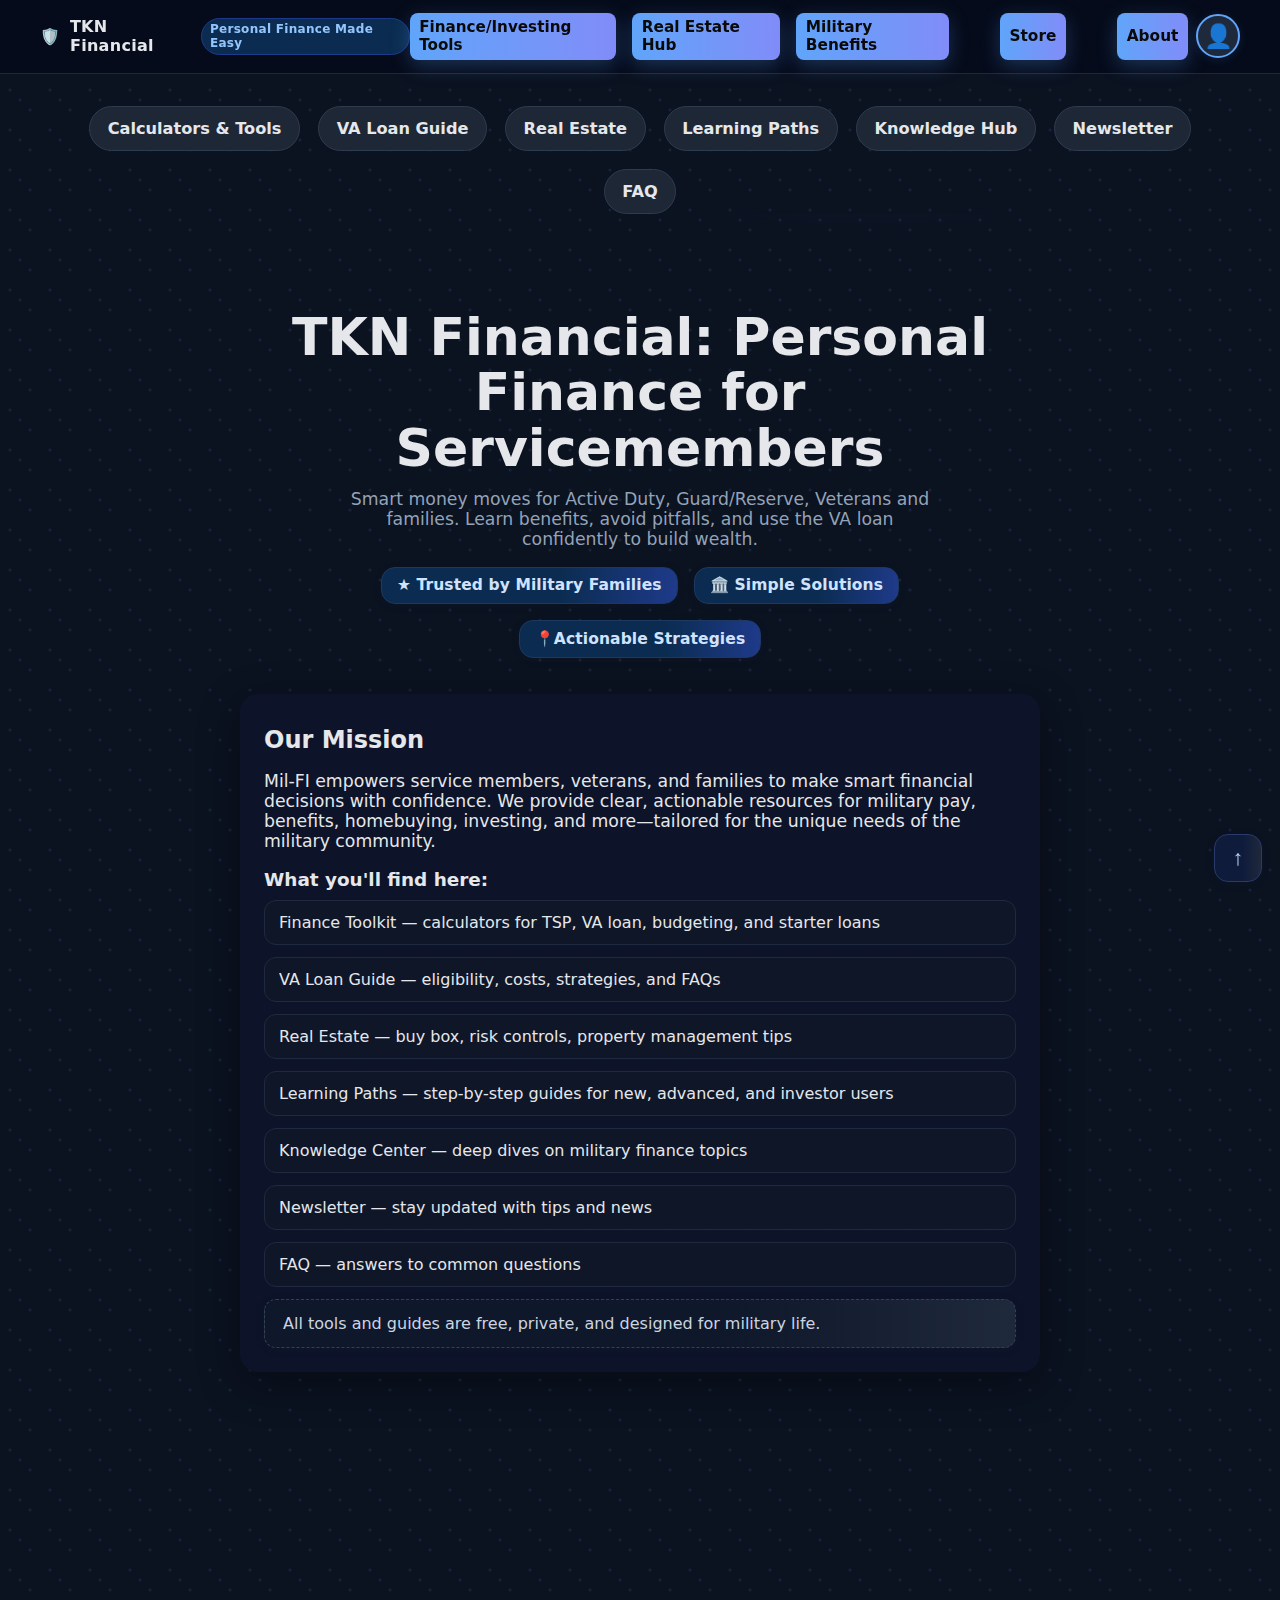
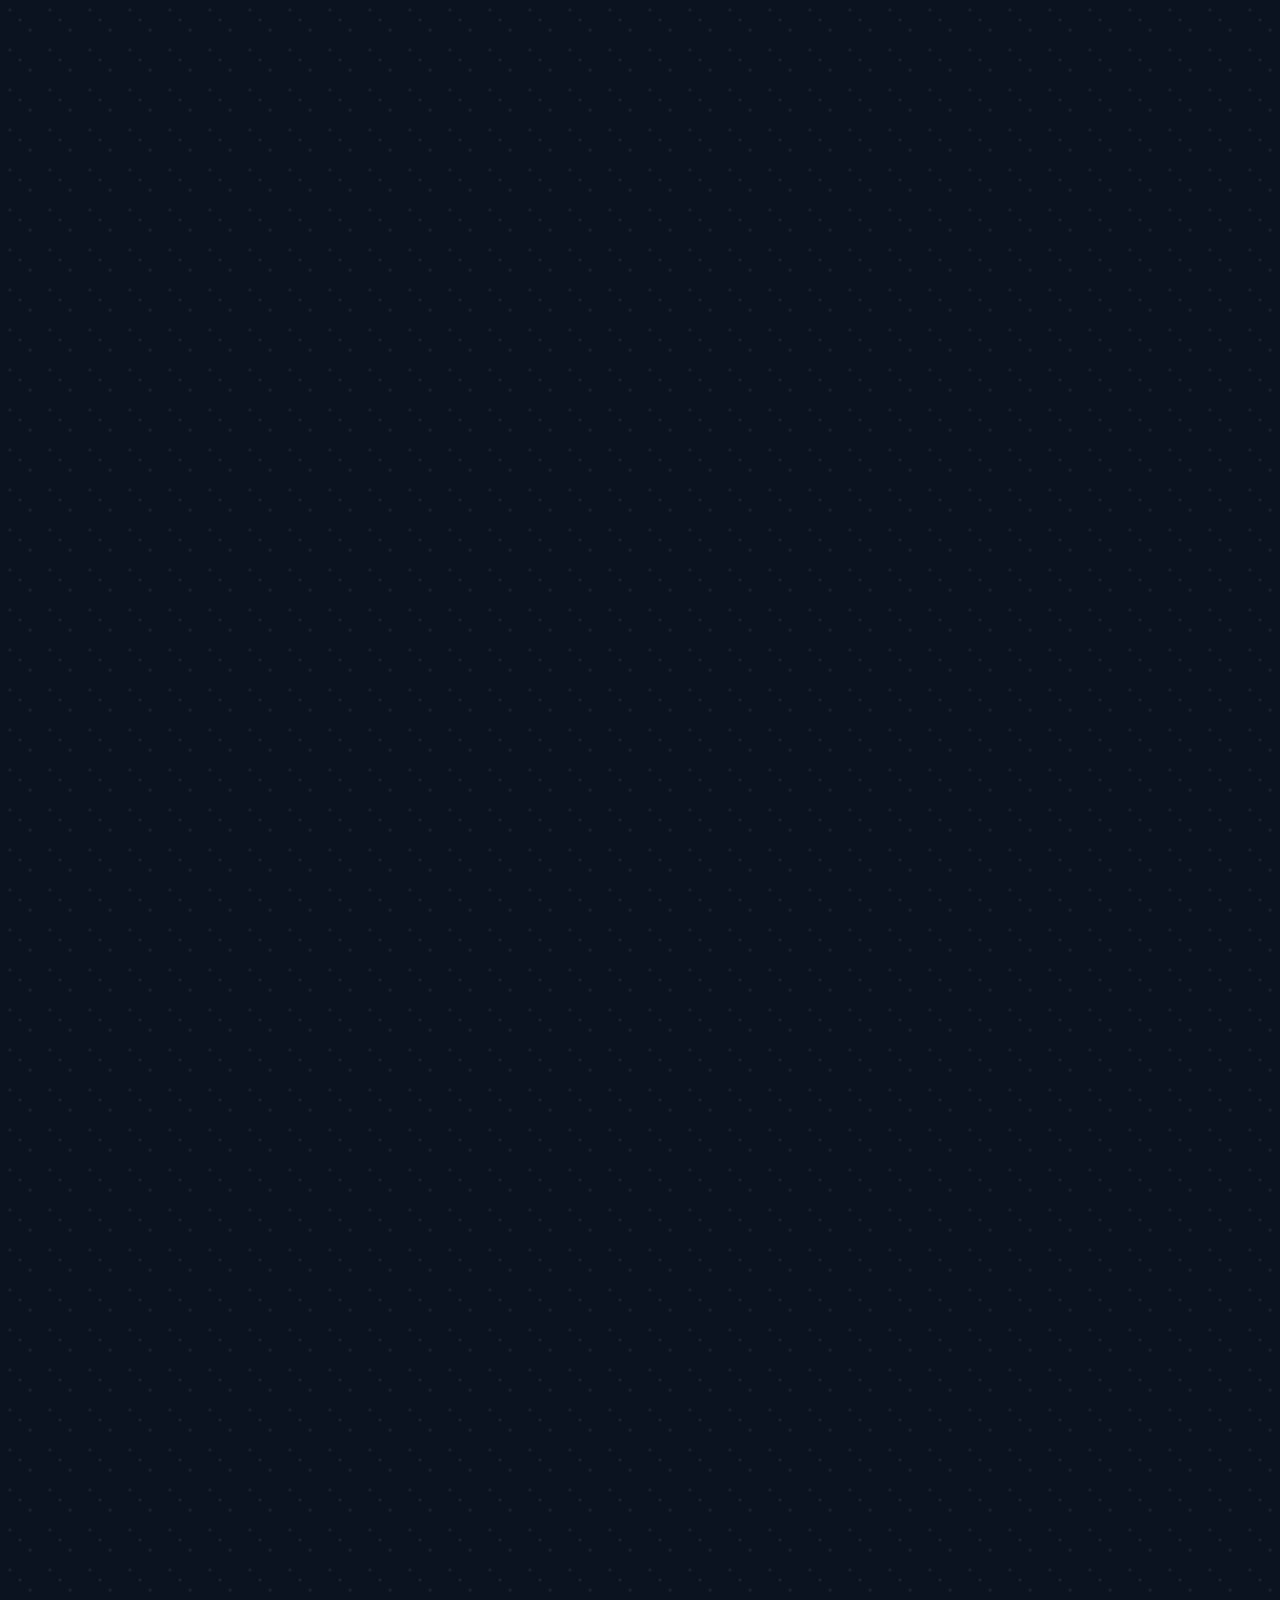
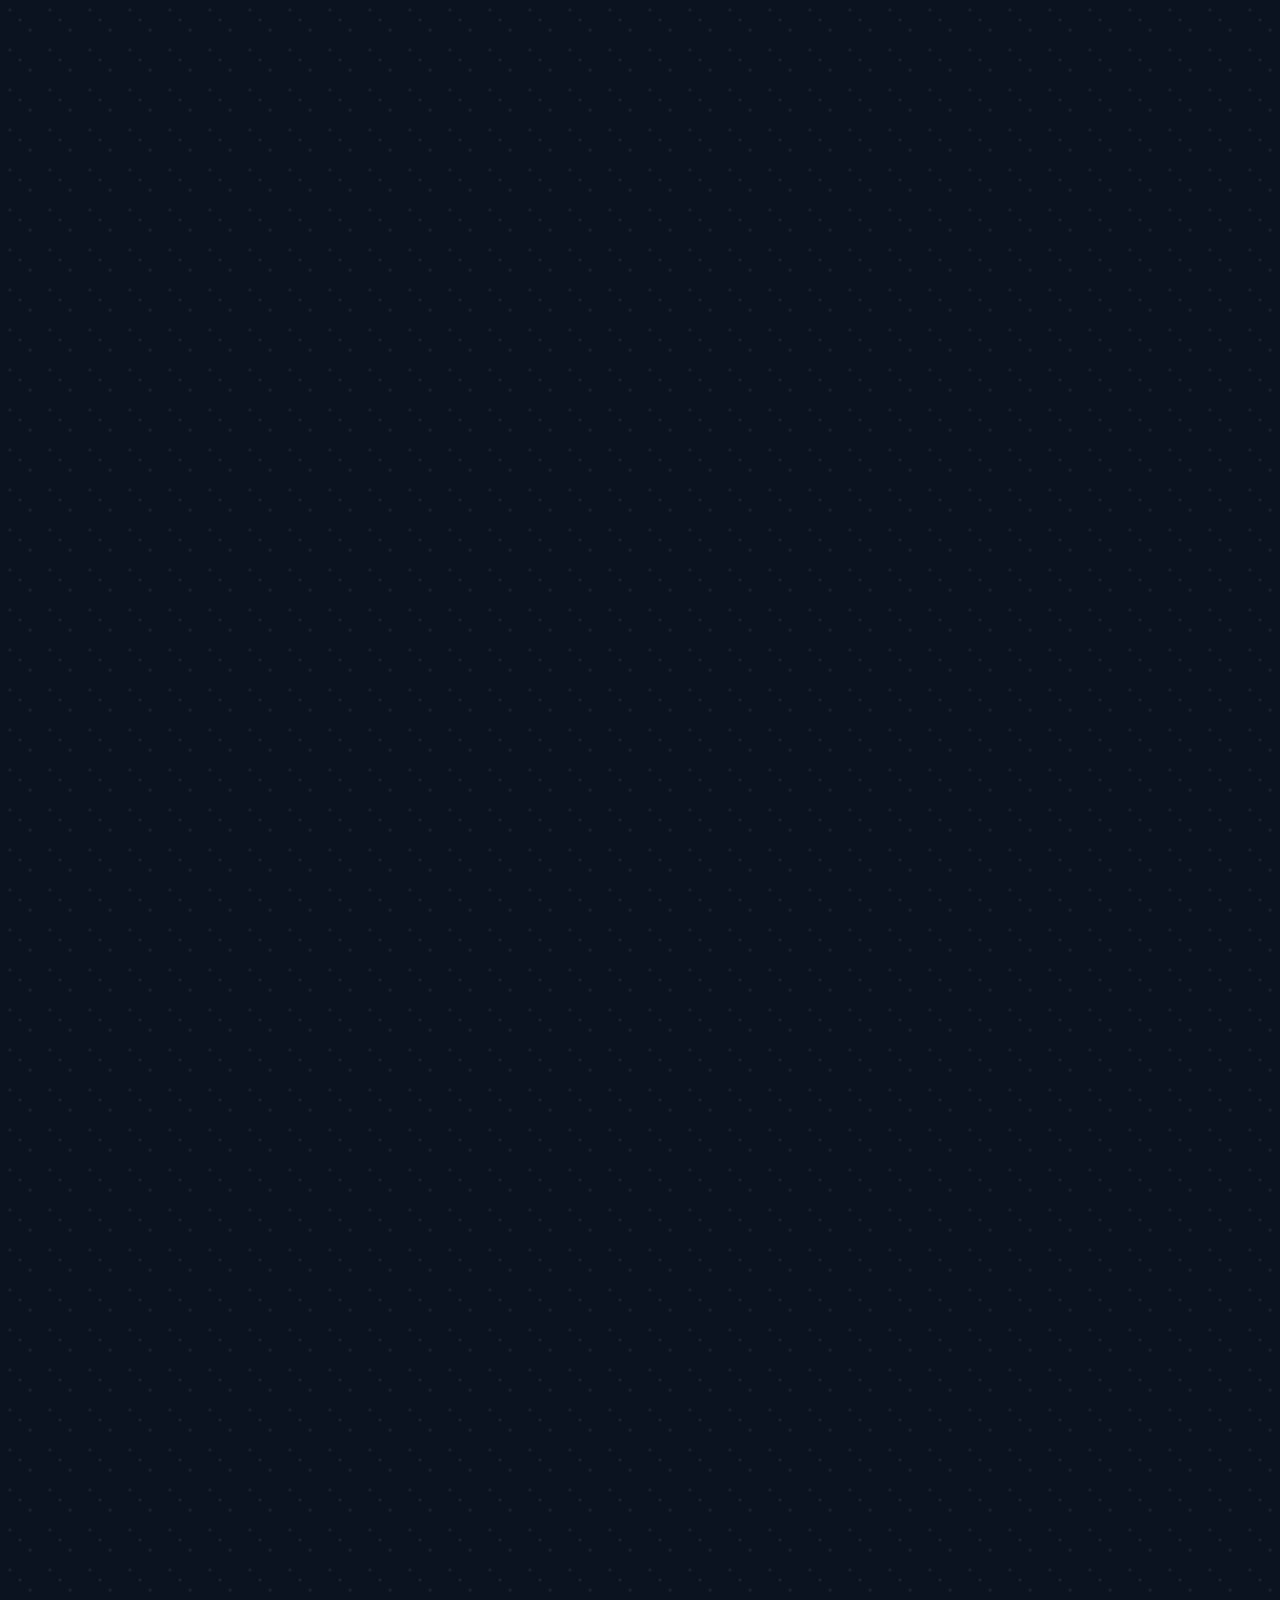
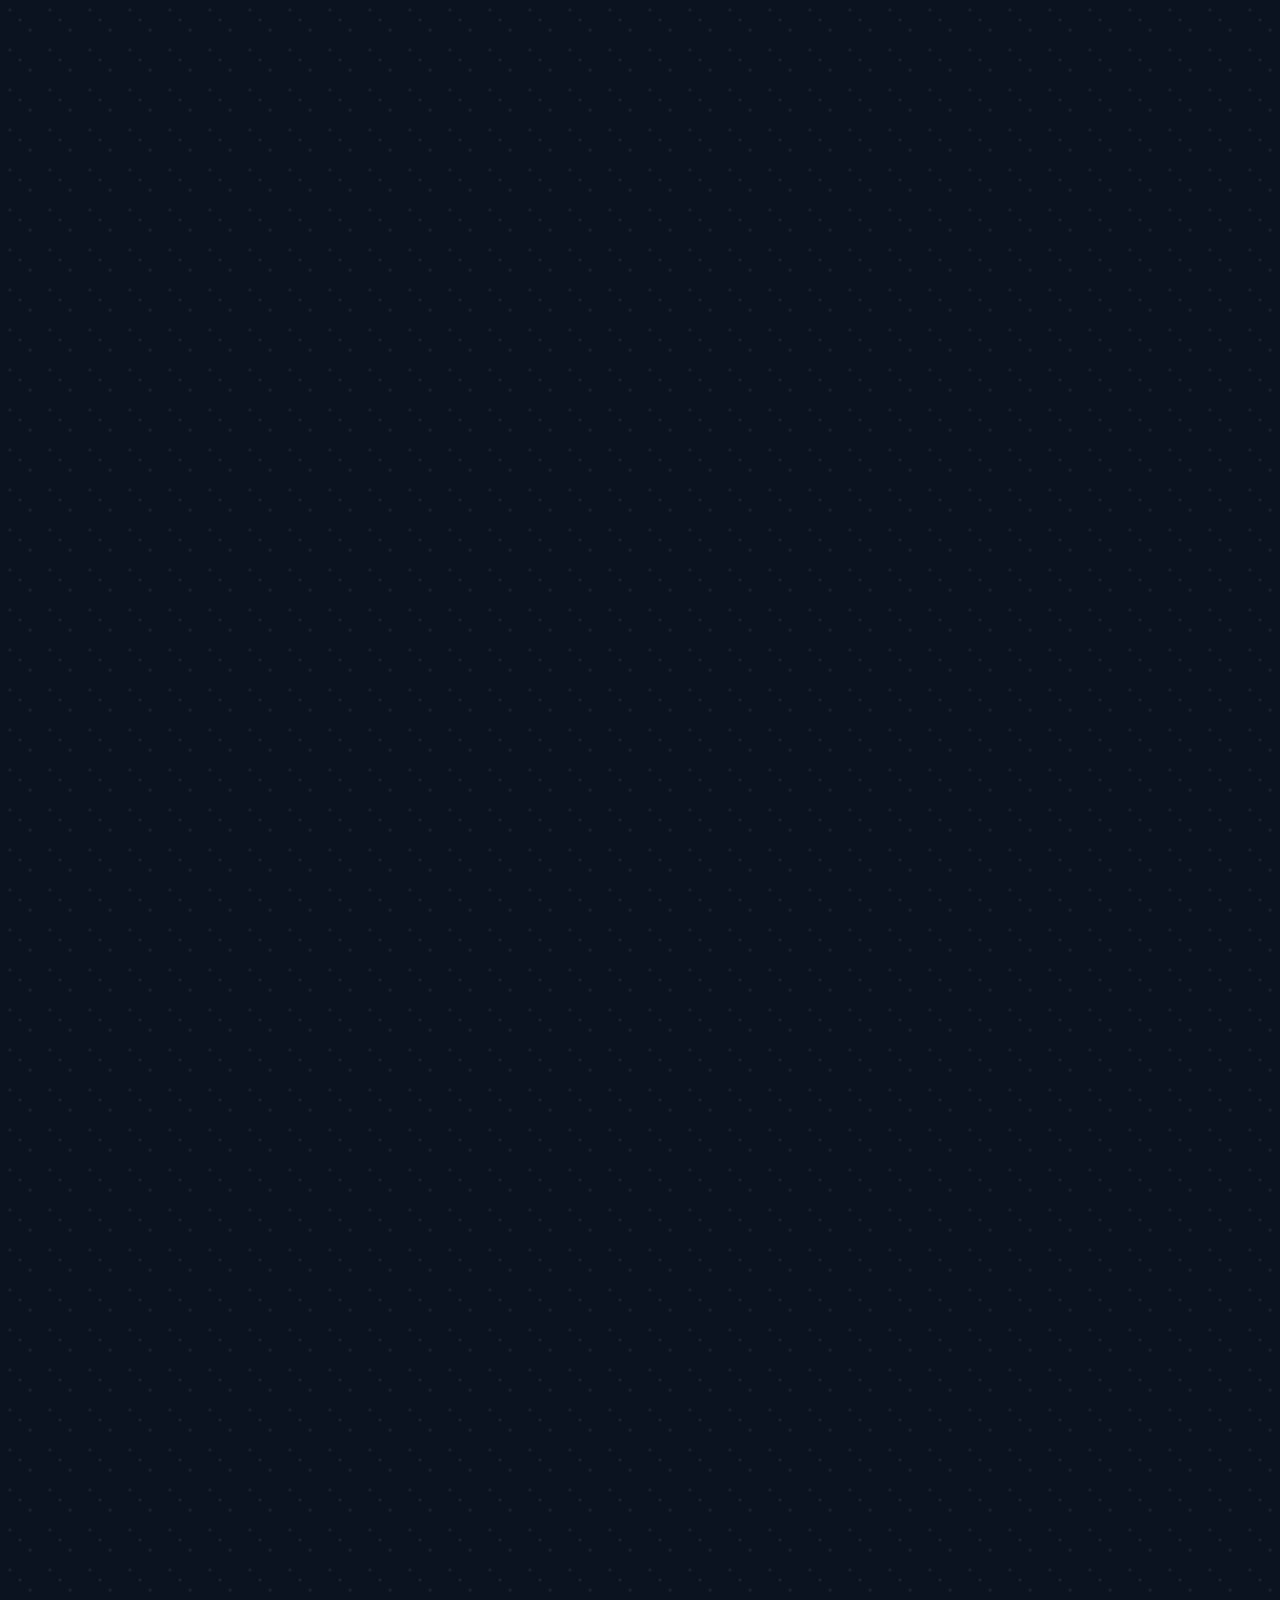
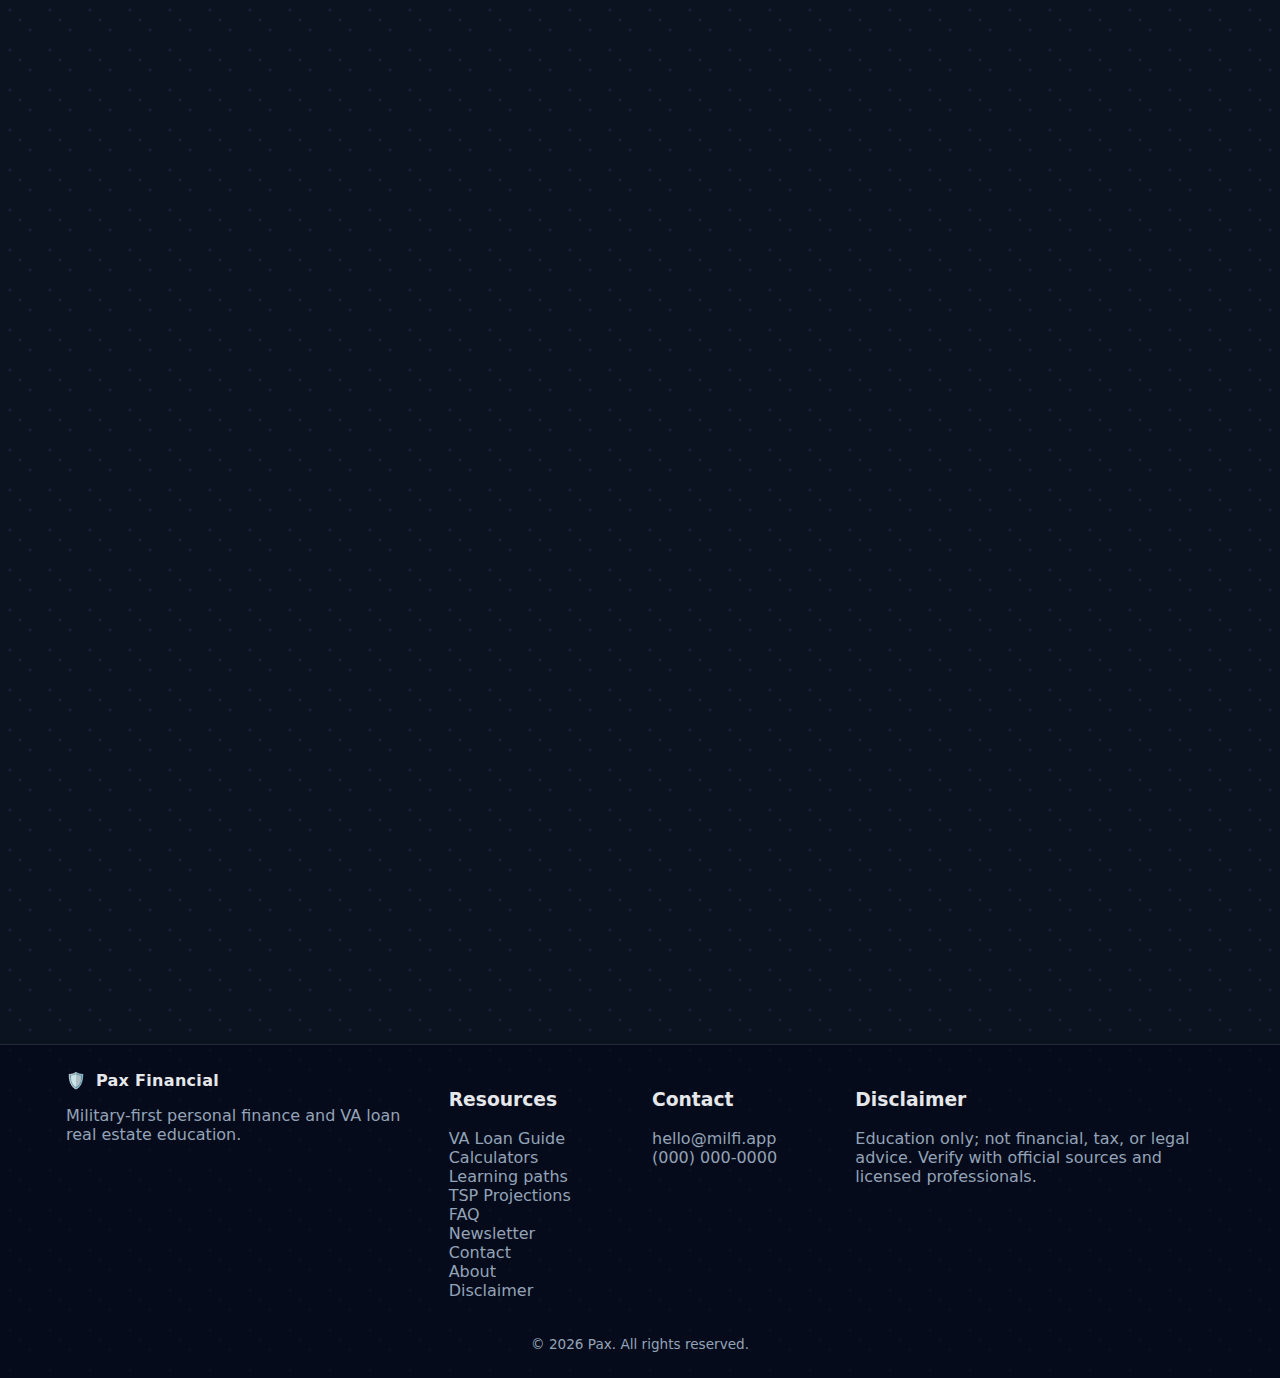
<file: index.html>
<!DOCTYPE html>
<html lang="en">
<head>
  <meta charset="UTF-8" />
  <meta name="viewport" content="width=device-width, initial-scale=1" />
  <title>Pax Financial: Personal finance for servicemembers made easy</title>
  <meta name="description" content="Pax Financial: Military personal finance, VA loan homebuying, and real estate investing resources for Active Duty, Guard/Reserve, Veterans, and families." />

  <!-- Paste-ready, self-contained. Move to style.css later if you want. -->
  <style>
      :root{
        --bg:#0b1220; --surface:#10182c; --panel:rgba(14,20,41,0.92); --card:rgba(17,24,39,0.92);
        --muted:#94a3b8; --text:#e5e7eb; --brand:#60a5fa; --ring:#1d4ed8;
        --ok:#34d399; --warn:#fbbf24; --shadow:0 12px 40px rgba(0,0,0,.35);
        --radius:18px; --radius-sm:14px; --grid-max:1200px;
        --glass:rgba(20,30,60,0.72);
        --glass-blur:blur(14px);
        --accent-gradient:linear-gradient(90deg,#60a5fa 0%,#818cf8 100%);
        --pattern:url('data:image/svg+xml;utf8,<svg width="40" height="40" viewBox="0 0 40 40" fill="none" xmlns="http://www.w3.org/2000/svg"><rect x="0" y="0" width="40" height="40" fill="%230b1220"/><circle cx="20" cy="20" r="1.5" fill="%2360a5fa" opacity="0.12"/><circle cx="10" cy="10" r="1.5" fill="%2360a5fa" opacity="0.12"/><circle cx="30" cy="30" r="1.5" fill="%2360a5fa" opacity="0.12"/></svg>');
      }
      *{box-sizing:border-box}
      html{scroll-behavior:smooth}
      body{
        margin:0; font-family:system-ui,-apple-system,Segoe UI,Inter,Roboto,Ubuntu,Helvetica,Arial;
        color:var(--text);
        background:
          var(--pattern),
          radial-gradient(1200px 600px at -10% -10%, rgba(96,165,250,.14), transparent 55%),
          radial-gradient(900px 420px at 110% -10%, rgba(99,102,241,.13), transparent 55%),
          linear-gradient(180deg, var(--bg), #0b1020 40%, #0a0f1a);
        min-height:100vh;
      }
      a{color:inherit;text-decoration:none}
      img{max-width:100%;height:auto;display:block}

      /* layout */
      .container{max-width:var(--grid-max);margin:0 auto;padding:0 24px}
      section{padding:72px 0}
      .grid{display:grid;gap:18px}
      .grid.two{grid-template-columns:1.1fr .9fr}
      .grid.three{grid-template-columns:repeat(3,1fr)}
      .grid.four{grid-template-columns:repeat(4,1fr)}
      @media (max-width:1100px){.grid.four{grid-template-columns:repeat(3,1fr)}}
      @media (max-width:820px){.grid.four{grid-template-columns:repeat(2,1fr)}}
      @media (max-width:600px){.grid.two,.grid.three,.grid.four{grid-template-columns:1fr}}

      /* header */
      .skip{position:absolute;left:-9999px;top:auto;width:1px;height:1px;overflow:hidden}
      .skip:focus{left:12px;top:8px;width:auto;height:auto;background:#0d1a36;color:#fff;padding:8px 12px;border-radius:8px;z-index:9999}
      header{position:sticky;top:0;z-index:60;background:rgba(2,6,23,.6);backdrop-filter:blur(10px);border-bottom:1px solid #1f2937}
      .nav{display:flex;align-items:center;justify-content:space-between;padding:.8rem 0}
      .brand{display:flex;align-items:center;gap:.6rem;font-weight:900;letter-spacing:.3px}
      .badge{padding:.22rem .5rem;border-radius:999px;background:#0b2c50;color:#93c5fd;font-size:.75rem;border:1px solid #1e3a8a}
      .links{display:none;gap:1rem;font-size:.95rem;color:var(--muted)}
      .links a{padding:.35rem .6rem;border-radius:8px;transition:background .2s ease}
      .links a:hover,.links a[aria-current="true"]{background:rgba(255,255,255,.06);color:#e8efff}
      .btn{
        display:inline-flex;align-items:center;gap:.6rem;padding:.75rem 1.1rem;border-radius:999px;
        background:var(--accent-gradient);
        color:#0a0a0a;font-weight:800;border:0;cursor:pointer;
        box-shadow:0 6px 20px rgba(96,165,250,.26);
        font-size:1.01em;
        transition:background .18s, box-shadow .18s, color .18s;
      }
      .btn:hover{
        background:linear-gradient(90deg,#818cf8 0%,#60a5fa 100%);
        color:#fff;
        box-shadow:0 10px 32px rgba(96,165,250,.18);
      }
      .btn.secondary{
        background:rgba(31,41,55,0.92);
        color:var(--text);
        border:1px solid #2f3b4e;
        box-shadow:none;
      }
      .btn.secondary:hover{
        background:var(--brand);
        color:#0a0a0a;
        border-color:var(--brand);
      }
      .menu{display:inline-grid;place-items:center;width:40px;height:40px;border-radius:10px;border:1px solid #263147;background:#0d162e;color:#9fb6e9}
      @media (min-width:780px){.links{display:flex}.menu{display:none}}

      /* hero */
      .hero{position:relative;padding:96px 0 40px}
      .hero:after{content:"";position:absolute;inset:0;background:
        radial-gradient(600px 260px at 70% -10%, rgba(99,102,241,.18), transparent 60%)}
      .hero-grid{position:relative;display:grid;gap:24px;grid-template-columns:1.15fr .85fr}
      @media (max-width:980px){.hero-grid{grid-template-columns:1fr}}
      .title{font-size:clamp(2rem,3.6vw + 1rem,3.25rem);line-height:1.07;margin:0 0 .6rem;font-weight:900}
      .sub{color:var(--muted);font-size:1.08rem;max-width:62ch}
      .hero-ctas{display:flex;gap:.75rem;flex-wrap:wrap;margin:20px 0 10px}
      .tagrow{display:flex;gap:.6rem;flex-wrap:wrap;margin-top:12px}
      .pill{
        background:linear-gradient(90deg,#0b2c50 60%,#1e3a8a 100%);
        border:1px solid #1d3961;
        color:#cfe3ff;
        padding:.55rem .95rem;
        border-radius:14px;
        font-size:.97rem;
        font-weight:600;
        letter-spacing:.1px;
        box-shadow:0 2px 8px rgba(30,40,70,.10);
      }

      /* cards & tiles */
      .card{
        background:var(--glass);
        border:1px solid #1f2a41;
        border-radius:var(--radius);
        box-shadow:0 8px 32px rgba(30,40,70,.18), var(--shadow);
        overflow:hidden;
        backdrop-filter:var(--glass-blur);
        transition:transform .18s cubic-bezier(.4,2,.3,1), box-shadow .18s;
      }
      .card:hover{
        transform:translateY(-4px) scale(1.025);
        box-shadow:0 16px 48px rgba(60,100,200,.18),0 12px 40px rgba(0,0,0,.35);
        border-color:var(--brand);
      }
      .card .head{padding:14px 16px;border-bottom:1px solid #1e293b;font-weight:800;background:rgba(255,255,255,.04);letter-spacing:.2px}
      .card .body{padding:18px}
      .tile{
        background:var(--glass);
        border:1px solid #1f2a41;
        border-radius:18px;
        padding:22px;
        display:grid;gap:12px;
        box-shadow:0 4px 18px rgba(30,40,70,.13);
        backdrop-filter:var(--glass-blur);
        transition:transform .18s, box-shadow .18s;
      }
      .tile:hover{
        transform:translateY(-2px) scale(1.015);
        box-shadow:0 8px 32px rgba(60,100,200,.13);
        border-color:var(--brand);
      }
      .tile p{margin:0;color:var(--muted)}
      .tool h3{margin:0 0 6px;font-size:1.05rem}
      .tool p{margin:0 0 10px;color:var(--muted);font-size:.97rem}

      /* list & accordion */
      .list{list-style:none;margin:0;padding:0;display:grid;gap:12px}
      .li{background:#0e1628;border:1px solid #1f2a41;padding:12px 14px;border-radius:12px}
      .accordion{border:1px solid #1f2a41;border-radius:12px;overflow:hidden}
      .acc-item + .acc-item{border-top:1px solid #1f2a41}
      .acc-btn{width:100%;text-align:left;background:#0e1628;color:var(--text);padding:14px 16px;border:0;cursor:pointer;font-weight:800}
      .acc-panel{display:none;padding:0 16px 16px;color:var(--muted);background:#0b1324}
      .acc-item.open .acc-panel{display:block}

      /* knowledge hub */
      .toolbar{display:flex;flex-wrap:wrap;gap:.6rem;align-items:center;margin:12px 0 22px}
      .chip{border:1px solid #24304f;background:#0d162e;color:#bed4ff;padding:.45rem .7rem;border-radius:10px;font-size:.9rem;cursor:pointer}
      .chip[aria-pressed="true"]{background:#123165;border-color:#2855a5}
      .search{flex:1;min-width:220px;padding:.8rem 1rem;border-radius:999px;border:1px solid #273247;background:#0a1324;color:var(--text)}
      .taglist{display:flex;gap:.4rem;flex-wrap:wrap;color:#9fb6e9;font-size:.85rem}
      .save{display:inline-grid;place-items:center;width:34px;height:34px;border-radius:10px;border:1px solid #2a3a6c;background:#0f1b3b;color:#bcd2ff;cursor:pointer}
      .save[aria-pressed="true"]{background:#173063;color:#ffd166}
      .small{font-size:.92rem;color:var(--muted)}

      /* footer */
      footer{border-top:1px solid #1f2937;background:rgba(2,6,23,.6)}
      .foot{display:grid;gap:24px;grid-template-columns:2fr 1fr 1fr 2fr;padding:26px}
      @media (max-width:900px){.foot{grid-template-columns:1fr}}
      .copy{text-align:center;color:var(--muted);font-size:.85rem;padding:10px 24px 26px}

      .notice{
        background:linear-gradient(90deg,#0f172a 60%,#1e293b 100%);
        border:1px dashed #334155;
        padding:14px 18px;
        border-radius:12px;
        color:#cbd5e1;
        box-shadow:0 2px 10px rgba(30,40,70,.10);
      }
      .muted{color:var(--muted)}

      /* helpers */
      .reveal{opacity:0; transform:translateY(12px); transition:opacity .5s ease, transform .5s ease}
      .reveal.on{opacity:1; transform:none}
      .sticky-cta{position:fixed;right:18px;bottom:18px;z-index:50}
      .fab{
        width:48px;height:48px;border-radius:14px;border:1px solid #2a3a6c;
        background:linear-gradient(90deg,#0f1b3b 60%,#1e293b 100%);
        color:#bcd2ff;display:grid;place-items:center;cursor:pointer;
        font-size:1.35rem;
        box-shadow:0 2px 10px rgba(30,40,70,.10);
        transition:background .18s, box-shadow .18s;
      }
      .fab:hover{
        background:var(--brand);
        color:#0a0a0a;
        box-shadow:0 8px 24px rgba(96,165,250,.18);
      }

      @media (prefers-reduced-motion: reduce){
        html{scroll-behavior:auto}
        .reveal{transition:none}
      }
  </style>
</head>
<body>
  <a class="skip" href="#main">Skip to content</a>

  <!-- HEADER (links preserved exactly) -->
  <header>
    <div class="container nav" role="navigation" aria-label="Primary">
      <a class="brand" href="#home" aria-label="MilFi home">
        <span aria-hidden>🛡️</span>
        <span>TKN Financial</span>
        <span class="badge">Personal Finance Made Easy</span>
      </a>
      <nav class="links" id="nav-links">
        <!--<a href="pages/tools/">Tools</a>---> 
        <a class="btn" href="pages/tools/Investing Hub/Investing_Home.html" style="font-size:1.00em">Finance/Investing Tools</a>
        <a class="btn" href="pages/tools/Real Estate Hub/VA_Loan.html" style="font-size:1.00">Real Estate Hub</a>
        <a class="btn" href="pages/Education/Military_Benefits.html">Military Benefits<a>
        <a class="btn" href="pages/store.html">Store<a>
        <a class="btn" href="pages/about.html" style="font-size:1.00">About</a>



      </nav>
      <div style="display:flex; gap:.5rem; align-items:center">
        <a href="pages/profile.html" class="profile-tab" title="Profile" aria-label="Profile" style="display:inline-flex;align-items:center;justify-content:center;width:44px;height:44px;border-radius:50%;background:#1e293b;border:2px solid #60a5fa;color:#60a5fa;font-size:1.45rem;margin-left:.5rem;box-shadow:0 2px 10px rgba(96,165,250,.13);transition:background .2s;">
          <span aria-hidden="true">👤</span>
        </a>
        <button class="menu" id="menu" aria-label="Open menu" aria-expanded="false">☰</button>
      </div>
    </div>
  </header>

  <main id="main" class="container">
    <!-- QUICK LINKS PANEL -->
    <section class="quick-links" style="padding:32px 0 0 0; position:relative;">
      <div style="display:flex;flex-wrap:wrap;gap:18px;justify-content:center;align-items:center;">
        <a class="btn secondary" href="#start">Calculators & Tools</a>
        <a class="btn secondary" href="#va">VA Loan Guide</a>
        <a class="btn secondary" href="#re">Real Estate</a>
        <a class="btn secondary" href="#learn">Learning Paths</a>
        <a class="btn secondary" href="#knowledge">Knowledge Hub</a>

        <a class="btn secondary" href="#newsletter">Newsletter</a>
        <a class="btn secondary" href="#faq">FAQ</a>
      </div>
      <!-- WHAT'S NEW SIDEBAR (right side, does not push down main content) -->
      
      <!--<div id="whatsNewSidebar" style="position:fixed;top:250px;right:0;width:320px;max-width:25vw;background:var(--panel);border-radius:16px;box-shadow:0 8px 32px rgba(30,40,70,.18);padding:5px 18px 18px 18px;z-index:100;">
        <h2 style="margin-top:0;margin-bottom:14px;font-size:1.25rem;color:var(--brand);font-weight:900;">What's New</h2>
        <ul style="list-style:none;padding:0;margin:0 0 12px 0;">
          <li style="margin-bottom:10px;"><b>Profile Dashboard</b><br><a href="pages/profile.html">Track usage, save progress, and personalize your experience</a></li>
          <li style="margin-bottom:10px;"><b>FIRE Calculator</b><br><a href="pages/tools/Investing Hub/FIRE_Calc.html">Estimate your financial independence timeline</a></li>
          <li style="margin-bottom:10px;"><b>Monthly Usage Limits</b><br>Free members can use calculators up to 50 times/month</li>
          <li style="margin-bottom:10px;"><b>Toolkit & Quick Links</b><br><a href="pages/tools/milfi_toolkit.html">All-in-one finance toolkit</a></li>
          <li style="margin-bottom:10px;"><b>Investing Hub</b><br><a href="pages/tools/Investing Hub/Investing_Home.html">Investment calculators & TSP Planner</a></li>
        </ul>
        <div style="font-size:.97rem;color:var(--muted);margin-top:10px;">Check back for updates and new features!</div>
      </div> -->

    </section>
    <!-- HERO -->
    <section class="hero" id="home">
      <div class="hero-intro" style="text-align:center;max-width:700px;margin:0 auto;">
        <h1 class="title" style="margin-bottom:12px;">TKN Financial: Personal Finance for Servicemembers</h1>
        <p class="sub" style="max-width:600px;margin:0 auto 18px;">Smart money moves for Active Duty, Guard/Reserve, Veterans and families. Learn benefits, avoid pitfalls, and use the VA loan confidently to build wealth.</p>
        <div style="display:flex;gap:1rem;justify-content:center;flex-wrap:wrap;margin-top:10px;">
          <span class="pill">★ Trusted by Military Families</span>
          <span class="pill">🏛️ Simple Solutions</span>
          <span class="pill">📍Actionable Strategies</span>
        </div>
      </div>
      <!-- MISSION & WHAT YOU'LL FIND HERE (full-width below hero) -->
      <section class="mission reveal" style="max-width:800px;margin:36px auto 0 auto;padding:32px 24px 24px 24px;background:var(--panel);border-radius:var(--radius);box-shadow:var(--shadow);">
        <h2 style="margin-top:0;margin-bottom:12px;font-size:1.5rem;">Our Mission</h2>
        <p style="margin-bottom:18px;font-size:1.08rem;">Mil-FI empowers service members, veterans, and families to make smart financial decisions with confidence. We provide clear, actionable resources for military pay, benefits, homebuying, investing, and more—tailored for the unique needs of the military community.</p>
        <h3 style="margin:0 0 10px;font-size:1.15rem;">What you'll find here:</h3>
        <ul class="list" style="margin-bottom:10px">
          <li class="li"><a href="#start">Finance Toolkit</a> — calculators for TSP, VA loan, budgeting, and starter loans</li>
          <li class="li"><a href="#va">VA Loan Guide</a> — eligibility, costs, strategies, and FAQs</li>
          <li class="li"><a href="#re">Real Estate</a> — buy box, risk controls, property management tips</li>
          <li class="li"><a href="#learn">Learning Paths</a> — step-by-step guides for new, advanced, and investor users</li>
          <li class="li"><a href="#knowledge">Knowledge Center</a> — deep dives on military finance topics</li>
          <li class="li"><a href="#newsletter">Newsletter</a> — stay updated with tips and news</li>
          <li class="li"><a href="#faq">FAQ</a> — answers to common questions</li>
        </ul>
        <div class="notice" style="margin-top:12px">All tools and guides are free, private, and designed for military life.</div>
      </section>
      <!-- QUICK TIPS CARD (optional, can be moved elsewhere if desired) -->
      <section class="quick-tips reveal" style="max-width:700px;margin:24px auto 0 auto;padding:18px 20px;background:var(--card);border-radius:var(--radius-sm);box-shadow:var(--shadow);">
        <h3 style="margin-top:0;margin-bottom:10px;font-size:1.08rem;">Quick Tips for Military Money</h3>
        <ul style="margin:0 0 0 10px; padding:0; font-size:.98em;">
          <li>Set up automatic TSP contributions for max match</li>
          <li>Check BAH/BAS rates for your duty station</li>
          <li>Build a PCS budget before you move</li>
          <li>Review SCRA protections for loans & credit</li>
          <li>Use the VA loan for house-hacking up to 4 units</li>
          <li>Start an emergency fund with your first paycheck</li>
        </ul>
      </section>
      </div>
    </section>

    <!-- VALUE / HIGHLIGHTS -->
    <section aria-label="Highlights" class="reveal">
      <div class="grid two">
        <div class="tile">
          <h3>Built for Service</h3>
          <p>BAH/BAS-aware budgets, SCRA notes, and PCS-savvy calculators.</p>
          <ul>
            <li>TSP + BRS match modeling</li>
            <li>Rent-vs-Buy horizon analysis</li>
            <li>House-hack scenarios up to 4-plex</li>
          </ul>
        </div>
        <div class="tile">
          <h3>Fast, Offline-friendly</h3>
          <p>No sign-in required. Your data stays in your browser.</p>
          <ul>
            <li>Local snapshots & export</li>
            <li>Works great on mobile</li>
            <li>Accessible & keyboard-friendly</li>
          </ul>
        </div>
      </div>
    </section>

    <!-- TOOL GALLERY -->
    <section aria-label="Tool Gallery" class="reveal" id="start">
      <h2>Calculators & tools</h2>
      <div class="grid four">
        <article class="card tool"><div class="body"><h3>All-in-One Toolkit</h3><p>Everything in one page for fast planning.</p><a class="btn" href="pages/tools/Investing Hub/milfi_toolkit.html">Open Toolkit</a></div></article>
        <article class="card tool"><div class="body"><h3>Investing Tools</h3><p>Investment calculators and financial planning.</p><a class="btn" href="pages/tools/Investing Hub/Investing_Home.html">Open Toolkit</a></div></article>
        <article class="card tool"><div class="body"><h3>Career Starter Loan</h3><p>USAA/NavyFed style amortization & payoff.</p><a class="btn" href="pages/tools/Investing Hub/Career_Starter_Calc.html">Open Starter Loan</a></div></article>
        <article class="card tool"><div class="body"><h3>VA Loan Estimator</h3><p>Down payment, funding fee, PITI + HOA, amortization.</p><a class="btn" href="pages/tools/va_loan/index.html">Open VA Tool</a></div></article>
        <article class="card tool"><div class="body"><h3>Budget & Retierment Calculator</h3><p>Plan out your monthly and annual budget and project retierment</p><a class="btn" href="pages/tools/Investing Hub/Budget_2.html">Open Budget Calculator</a></div></article>

      </div>
      <p class="muted" style="font-size:.9rem;margin-top:10px">Estimates for planning only. Confirm with lenders and official sources.</p>
    </section>

    <!-- VA ESSENTIALS -->
    <section id="va" class="reveal">
      <h2>VA Loan essentials</h2>
      <div class="grid three">
        <div class="card"><div class="head">Eligibility & Entitlement</div><div class="body muted"><ul><li>Get COE (Certificate of Eligibility)</li><li>Full vs remaining entitlement</li><li>Primary residence; timely occupancy</li></ul></div></div>
        <div class="card"><div class="head">Costs & Funding Fee</div><div class="body muted"><ul><li>0% down possible; no PMI</li><li>Funding fee varies; disability may waive</li><li>Seller/lender credits can offset costs</li></ul></div></div>
        <div class="card"><div class="head">Strategies</div><div class="body muted"><ul><li>House-hack up to 4 units</li><li>Use assumptions creatively</li><li>Refi when it pencils</li></ul></div></div>
      </div>
    </section>

    <!-- REAL ESTATE -->
    <section id="re" class="reveal">
      <h2>Real estate for service members</h2>
      <div class="grid three">
        <div class="card"><div class="head">Buy Box</div><div class="body muted"><ul><li>Markets near duty stations</li><li>Conservative cashflow</li><li>Exit options at PCS</li></ul></div></div>
        <div class="card"><div class="head">Risk Controls</div><div class="body muted"><ul><li>VA appraisal & MPR awareness</li><li>Reserves for vacancy/repairs</li><li>Fixed-rate preference</li></ul></div></div>
        <div class="card"><div class="head">Property Mgmt</div><div class="body muted"><ul><li>Self-manage vs PM</li><li>Military clauses in leases</li><li>Assumable marketing</li></ul></div></div>
      </div>
    </section>

    <!-- LEARNING PATHS -->
    <section id="learn" class="reveal">
      <h2>Learning paths</h2>
      <div class="grid three">
        <div class="card"><div class="head">New to Money</div><div class="body muted">Build a baseline budget (50/30/20 tuned for BAH/BAS), start $1k emergency fund then 3–6 months, set up TSP (match + L-fund).</div></div>
        <div class="card"><div class="head">VA Loan Path</div><div class="body muted">Eligibility & COE, funding fee & waivers, house-hacking up to 4 units (owner-occupy).</div></div>
        <div class="card"><div class="head">Investor Path</div><div class="body muted">PCS-proof buy box, risk controls, exit strategies at ETS/retire (sell, rent, assume).</div></div>
      </div>
    </section>

    <!-- KNOWLEDGE HUB (expanded) -->
    <section id="knowledge" class="reveal">
      <h2>Knowledge Hub</h2>
      <p class="muted">Filter by topic or search. Save items to your reading list.</p>
      <div class="toolbar">
        <input id="kSearch" class="search" type="search" placeholder="Search: e.g., SCRA, BAH, entitlement math..." aria-label="Search knowledge" />
        <button class="chip" data-filter="all" aria-pressed="true">All</button>
        <button class="chip" data-filter="benefits">Comp & Benefits</button>
        <button class="chip" data-filter="housing">Housing & VA</button>
        <button class="chip" data-filter="tax">Taxes & Residency</button>
        <button class="chip" data-filter="pcs">PCS & Travel</button>
        <button class="chip" data-filter="invest">Investing & Banking</button>
        <button class="chip" data-filter="risk">Insurance & Risk</button>
        <button class="chip" data-filter="edu">Education & Career</button>
        <button class="chip" data-filter="legal">Legal Protections</button>
      </div>

      <!-- Reading list summary -->
      <div class="notice" id="readingListSummary" style="display:none"></div>

      <div id="kGrid" class="grid three">
        <!-- COMP & BENEFITS -->
        <article class="card k" data-tags="benefits">
          <div class="head">BAH/BAS Essentials</div>
          <div class="body">
            <ul class="list">
              <li class="li">BAH impacts affordability; don’t over-extend on rent or PITI.</li>
              <li class="li">Use locality-specific BAH; dual-military nuances.</li>
              <li class="li">BAS is for meals; don’t budget it for fixed debt.</li>
            </ul>
            <div class="taglist"><span>#benefits</span><span>#budget</span></div>
            <div style="display:flex;gap:.6rem;margin-top:10px">
              <a class="btn secondary" href="#start">Use Budget Tool</a>
              <button class="save" aria-pressed="false" data-id="bahbas" title="Save to reading list">★</button>
            </div>
          </div>
        </article>

        <article class="card k" data-tags="benefits invest">
          <div class="head">BRS & TSP Match</div>
          <div class="body">
            <ul class="list">
              <li class="li">Automatic 1% + up to 4% match after 2 YOS; don’t leave match on the table.</li>
              <li class="li">Traditional vs Roth depends on current vs expected future tax rate.</li>
              <li class="li">Lifecycle funds default; consider custom mix as literacy improves.</li>
            </ul>
            <div class="taglist"><span>#TSP</span><span>#retirement</span></div>
            <div style="display:flex;gap:.6rem;margin-top:10px">
              <a class="btn" href="pages/tools/tsp/index.html">TSP Planner</a>
              <button class="save" aria-pressed="false" data-id="brs" title="Save to reading list">★</button>
            </div>
          </div>
        </article>

        <!-- HOUSING & VA -->
        <article class="card k" data-tags="housing">
          <div class="head">VA Entitlement & Funding Fee</div>
          <div class="body">
            <ul class="list">
              <li class="li">Full vs remaining entitlement drives $0 down outcomes.</li>
              <li class="li">Funding fee varies by use/down; disability rating may waive.</li>
              <li class="li">Assumable loans: potential exit or entry strategy.</li>
            </ul>
            <div class="taglist"><span>#VA</span><span>#entitlement</span><span>#fundingFee</span></div>
            <div style="display:flex;gap:.6rem;margin-top:10px">
              <a class="btn" href="pages/tools/va_loan/index.html">Run VA Estimator</a>
              <button class="save" aria-pressed="false" data-id="entitlement" title="Save to reading list">★</button>
            </div>
          </div>
        </article>

        <article class="card k" data-tags="housing pcs">
          <div class="head">House-Hack with VA (up to 4-plex)</div>
          <div class="body">
            <ul class="list">
              <li class="li">Owner-occupy one unit; rent the others; screen for MPR issues.</li>
              <li class="li">Underwrite with realistic vacancy/maint. reserves.</li>
              <li class="li">Plan exit at PCS: lease clauses, assume, or sell.</li>
            </ul>
            <div class="taglist"><span>#multifamily</span><span>#strategy</span></div>
            <div style="display:flex;gap:.6rem;margin-top:10px">
              <a class="btn secondary" href="#re">Real Estate Tips</a>
              <button class="save" aria-pressed="false" data-id="househack" title="Save to reading list">★</button>
            </div>
          </div>
        </article>

        <!-- TAXES & RESIDENCY -->
        <article class="card k" data-tags="tax legal">
          <div class="head">State Residency & Taxes (MIL/Spouse)</div>
          <div class="body">
            <ul class="list">
              <li class="li">Home of Record vs State of Legal Residence — not the same.</li>
              <li class="li">MSRRA rules for spouses; keep documentation tight.</li>
              <li class="li">Track state withholding; avoid surprises at filing.</li>
            </ul>
            <div class="taglist"><span>#tax</span><span>#residency</span></div>
            <div style="display:flex;gap:.6rem;margin-top:10px">
              <button class="save" aria-pressed="false" data-id="residency" title="Save to reading list">★</button>
            </div>
          </div>
        </article>

        <!-- PCS & TRAVEL -->
        <article class="card k" data-tags="pcs benefits">
          <div class="head">PCS Money: DLA, TLE/TLA, Per Diem</div>
          <div class="body">
            <ul class="list">
              <li class="li">Budget advance vs reimbursement; document everything.</li>
              <li class="li">Know which expenses are covered and caps by location.</li>
              <li class="li">Keep a PCS sinking fund to absorb timing gaps.</li>
            </ul>
            <div class="taglist"><span>#PCS</span><span>#travel</span></div>
            <div style="display:flex;gap:.6rem;margin-top:10px">
              <button class="save" aria-pressed="false" data-id="pcs" title="Save to reading list">★</button>
            </div>
          </div>
        </article>

        <!-- INVESTING & BANKING -->
        <article class="card k" data-tags="invest">
          <div class="head">Brokerage Basics & Asset Allocation</div>
          <div class="body">
            <ul class="list">
              <li class="li">Keep costs low; automate contributions.</li>
              <li class="li">Diversify across US/Intl; align risk with horizon.</li>
              <li class="li">Separate emergency fund from investments.</li>
            </ul>
            <div class="taglist"><span>#investing</span><span>#allocations</span></div>
            <div style="display:flex;gap:.6rem;margin-top:10px">
              <a class="btn secondary" href="#start">See Tools</a>
              <button class="save" aria-pressed="false" data-id="brokerage" title="Save to reading list">★</button>
            </div>
          </div>
        </article>

        <!-- RISK & INSURANCE -->
        <article class="card k" data-tags="risk">
          <div class="head">Insurance Stack: SGLI/FSGLI, Renters, Auto</div>
          <div class="body">
            <ul class="list">
              <li class="li">Right-size SGLI/FSGLI; coordinate with spouse coverage.</li>
              <li class="li">Renter’s liability + loss-of-use; add riders for valuables.</li>
              <li class="li">Bundle & check military discounts; compare annually.</li>
            </ul>
            <div class="taglist"><span>#insurance</span><span>#risk</span></div>
            <div style="display:flex;gap:.6rem;margin-top:10px">
              <button class="save" aria-pressed="false" data-id="insurance" title="Save to reading list">★</button>
            </div>
          </div>
        </article>

        <!-- EDUCATION & CAREER -->
        <article class="card k" data-tags="edu benefits">
          <div class="head">GI Bill, Yellow Ribbon, TA</div>
          <div class="body">
            <ul class="list">
              <li class="li">Understand transfer rules & service obligations.</li>
              <li class="li">Stack tuition assistance smartly; avoid overlap waste.</li>
              <li class="li">Consider BAH equivalency for budgeting during school.</li>
            </ul>
            <div class="taglist"><span>#education</span><span>#GIbill</span></div>
            <div style="display:flex;gap:.6rem;margin-top:10px">
              <button class="save" aria-pressed="false" data-id="gi" title="Save to reading list">★</button>
            </div>
          </div>
        </article>

        <!-- LEGAL PROTECTIONS -->
        <article class="card k" data-tags="legal">
          <div class="head">SCRA & MLA Protections</div>
          <div class="body">
            <ul class="list">
              <li class="li">Interest rate caps; lease termination rights.</li>
              <li class="li">Active-duty start date matters; keep orders handy.</li>
              <li class="li">Escalate politely; document and cite statute.</li>
            </ul>
            <div class="taglist"><span>#SCRA</span><span>#MLA</span></div>
            <div style="display:flex;gap:.6rem;margin-top:10px">
              <button class="save" aria-pressed="false" data-id="scra" title="Save to reading list">★</button>
            </div>
          </div>
        </article>
      </div>

      <!-- LIFE EVENTS PLAYBOOKS -->
      <h3 style="margin-top:28px">Life Events Playbooks</h3>
      <div class="grid three">
        <article class="card"><div class="head">First Duty Station</div><div class="body small">
          <ul class="list">
            <li class="li">Set up direct deposit & allotments; build emergency fund.</li>
            <li class="li">Elect TSP match; pick Roth/Traditional.</li>
            <li class="li">Decide rent vs buy; evaluate on 3+ year horizon.</li>
          </ul>
          <a class="btn secondary" href="#start">Tools</a>
        </div></article>
        <article class="card"><div class="head">Deploying / Long TDY</div><div class="body small">
          <ul class="list">
            <li class="li">Update SGLI/POA; automate bills; freeze credit if desired.</li>
            <li class="li">Understand tax exclusions & savings opportunities.</li>
            <li class="li">Review renters/auto coverage for storage/usage changes.</li>
          </ul>
          <a class="btn secondary" href="#learn">Checklist</a>
        </div></article>
        <article class="card"><div class="head">Buying with VA</div><div class="body small">
          <ul class="list">
            <li class="li">COE in hand; confirm entitlement & fee status.</li>
            <li class="li">Pre-approval; underwrite with realistic reserves.</li>
            <li class="li">Plan exit at PCS: lease clause, assume, sell.</li>
          </ul>
          <a class="btn" href="pages/tools/va_loan/index.html">Run Numbers</a>
        </div></article>
      </div>

      <!-- GLOSSARY (expanded accordion) -->
      <h3 style="margin-top:28px">Glossary</h3>
      <div class="accordion" role="tablist">
        <div class="acc-item"><button class="acc-btn" onclick="toggleAcc(this)" aria-expanded="false">Entitlement</button><div class="acc-panel">Amount of VA guaranty you have available. Drives down payment requirements and reuse rules.</div></div>
        <div class="acc-item"><button class="acc-btn" onclick="toggleAcc(this)" aria-expanded="false">Funding Fee</button><div class="acc-panel">Fee charged by VA (unless waived) based on service, usage count, and down payment; can be financed.</div></div>
        <div class="acc-item"><button class="acc-btn" onclick="toggleAcc(this)" aria-expanded="false">MPR (Minimum Property Requirements)</button><div class="acc-panel">VA standards the property must meet for safety, soundness, and sanitation; can affect fixer-uppers.</div></div>
        <div class="acc-item"><button class="acc-btn" onclick="toggleAcc(this)" aria-expanded="false">MSRRA</button><div class="acc-panel">Military Spouses Residency Relief Act — governs state tax/residency treatment for spouses.</div></div>
      </div>

      <!-- GET STARTED CHECKLIST -->
      <h3 style="margin-top:28px">Get Started Checklist</h3>
      <div class="card">
        <div class="body">
          <ul class="list" id="checklist">
            <li class="li"><label><input type="checkbox" data-step="budget"> Build BAH/BAS-aware budget</label></li>
            <li class="li"><label><input type="checkbox" data-step="tsp"> Turn on TSP match & pick fund mix</label></li>
            <li class="li"><label><input type="checkbox" data-step="efund"> Save starter emergency fund ($1k → 3–6 mo)</label></li>
            <li class="li"><label><input type="checkbox" data-step="va"> Pull COE & understand entitlement</label></li>
          </ul>
          <div class="muted" id="progressNote">Progress: 0/4</div>
        </div>
      </div>
    </section>

    <!-- NEWSLETTER -->
    <section id="newsletter" class="reveal">
      <h2>Stay mission-ready with Pax Weekly</h2>
      <form id="newsletterForm" style="display:grid;gap:.75rem;grid-template-columns:2fr 1fr;max-width:560px">
        <input aria-label="Email" type="email" id="email" required placeholder="you@service.mil" autocomplete="email"
               style="padding:.9rem 1rem;border-radius:999px;border:1px solid #273247;background:#0a1324;color:var(--text)" />
        <button class="btn" type="submit">Subscribe</button>
      </form>
      <p class="muted" id="msg" style="margin-top:.6rem">No spam. Tips on BAH/BAS, TSP, VA updates, and PCS housing.</p>
    </section>

    <!-- FAQ (expanded) -->
    <section id="faq" class="reveal">
      <h2>Frequently asked questions</h2>
      <div class="accordion" role="tablist">
        <div class="acc-item">
          <button class="acc-btn" onclick="toggleAcc(this)" aria-expanded="false">Can I use the VA loan for a 4-plex?</button>
          <div class="acc-panel">Yes, up to 4 units if you occupy one unit as your primary residence and meet lending/VA requirements.</div>
        </div>
        <div class="acc-item">
          <button class="acc-btn" onclick="toggleAcc(this)" aria-expanded="false">Do I need a down payment?</button>
          <div class="acc-panel">Often no, with sufficient entitlement. Closing costs and a funding fee may apply unless exempt.</div>
        </div>
        <div class="acc-item">
          <button class="acc-btn" onclick="toggleAcc(this)" aria-expanded="false">Can I have two VA loans at once?</button>
          <div class="acc-panel">Possibly, with remaining entitlement and qualifying ratios; confirm with lender and COE.</div>
        </div>
        <div class="acc-item">
          <button class="acc-btn" onclick="toggleAcc(this)" aria-expanded="false">What are MPRs and why do they matter?</button>
          <div class="acc-panel">Minimum Property Requirements ensure the home is safe/sound/sanitary. They can limit fixer-uppers or require repairs before closing.</div>
        </div>
        <div class="acc-item">
          <button class="acc-btn" onclick="toggleAcc(this)" aria-expanded="false">Roth or Traditional TSP?</button>
          <div class="acc-panel">Rule of thumb: choose Roth when current tax rate is likely lower than future; Traditional when current is higher. Many use a mix.</div>
        </div>
      </div>
    </section>
  </main>

  <!-- Back to top -->
  <div class="sticky-cta">
    <button class="fab" id="toTop" title="Back to top" aria-label="Back to top">↑</button>
  </div>

  <footer>
    <div class="container foot">
      <div>
        <div class="brand" style="margin-bottom:.5rem"><span aria-hidden>🛡️</span><span>Pax Financial</span></div>
        <p class="muted">Military-first personal finance and VA loan real estate education.</p>
      </div>
      <div>
        <h3>Resources</h3>
        <div class="muted">
          <a href="pages/va/">VA Loan Guide</a><br/>
          <a href="pages/tools/">Calculators</a><br/>
          <a href="pages/learn.html">Learning paths</a><br/>
          <a href="pages/tsp/">TSP Projections</a><br/>
          <a href="pages/faq.html">FAQ</a><br/>
          <a href="pages/newsletter.html">Newsletter</a><br/>
          <a href="pages/contact.html">Contact</a><br/>
          <a href="pages/about.html">About</a><br/>
          <a href="pages/disclaimer.html">Disclaimer</a>
        </div>
      </div>
      <div>
        <h3>Contact</h3>
        <div class="muted">hello@milfi.app<br/>(000) 000-0000</div>
      </div>
      <div>
        <h3>Disclaimer</h3>
        <p class="muted">Education only; not financial, tax, or legal advice. Verify with official sources and licensed professionals.</p>
      </div>
    </div>
    <div class="copy">© <span id="year"></span> Pax. All rights reserved.</div>
  </footer>

  <script>
    // Year
    document.getElementById('year').textContent = new Date().getFullYear();

    // Smooth scroll for Knowledge Hub and Open Calculators buttons in HERO section
    document.querySelectorAll('.hero-ctas a[href="#knowledge"], .hero-ctas a[href="#start"]').forEach(anchor => {
      anchor.addEventListener('click', function(e) {
        const targetId = this.getAttribute('href');
        const target = document.querySelector(targetId);
        if (target) {
          e.preventDefault();
          target.scrollIntoView({ behavior: 'smooth' });
        }
      });
    });

    // Mobile menu (preserves exact header links)
    const menuBtn = document.getElementById('menu');
    const links = document.getElementById('nav-links');
    menuBtn?.addEventListener('click',()=>{
      const open = links.style.display === 'flex';
      links.style.display = open ? 'none' : 'flex';
      links.style.flexDirection = open ? '' : 'column';
      links.style.position = open ? '' : 'absolute';
      links.style.top = open ? '' : '64px';
      links.style.right = open ? '' : '24px';
      links.style.padding = open ? '' : '12px';
      links.style.background = open ? '' : 'rgba(6,10,25,.96)';
      links.style.border = open ? '' : '1px solid #24304f';
      links.style.borderRadius = open ? '' : '12px';
      menuBtn.setAttribute('aria-expanded', String(!open));
    });

    // Accordion
    function toggleAcc(btn){
      const item = btn.parentElement; const open = item.classList.toggle('open');
      btn.setAttribute('aria-expanded', String(open));
    }
    window.toggleAcc = toggleAcc;

    // Newsletter with simple persistence (demo)
    const form = document.getElementById('newsletterForm');
    form.addEventListener('submit', function(e){
      e.preventDefault();
      const email = document.getElementById('email').value.trim();
      const msg = document.getElementById('msg');
      const valid = /^[^\s@]+@[^\s@]+\.[^\s@]+$/.test(email);
      if(!valid){ msg.textContent = 'Please enter a valid email.'; msg.style.color = '#fca5a5'; return; }
      localStorage.setItem('milfi_email', email);
      msg.textContent = 'Thanks! Check your inbox to confirm.'; msg.style.color = 'var(--ok)';
      form.reset();
    });
    (function(){ const saved = localStorage.getItem('milfi_email'); if(saved) document.getElementById('email').value = saved; })();

    // Scroll spy: highlight current section in header (desktop)
    const sections = ['home','start','va','re','learn','knowledge','newsletter','faq']
      .map(id => document.getElementById(id))
      .filter(Boolean);

    const desktopLinks = Array.from(document.querySelectorAll('#nav-links a'));
    const setActive = (hash)=>{
      desktopLinks.forEach(a=>a.removeAttribute('aria-current'));
      const internal = document.querySelector(`a[href="${hash}"]`);
      internal?.setAttribute('aria-current','true');
    };
    const spy = new IntersectionObserver((entries)=>{
      const visible = entries.filter(e=>e.isIntersecting).sort((a,b)=>b.intersectionRatio-a.intersectionRatio)[0];
      if(visible) setActive('#'+visible.target.id);
    },{rootMargin:'-40% 0px -50% 0px', threshold:[0, .25, .5, .75, 1]});
    sections.forEach(s=>spy.observe(s));

    // Reveal on scroll
    const rev = new IntersectionObserver((entries)=>{
      entries.forEach(e=>{ if(e.isIntersecting){ e.target.classList.add('on'); rev.unobserve(e.target); }});
    },{threshold:.12});
    document.querySelectorAll('.reveal').forEach(el=>rev.observe(el));

    // Back to top
    const toTop = document.getElementById('toTop');
    toTop.addEventListener('click', ()=>window.scrollTo({top:0, behavior:'smooth'}));

    // Close mobile menu when clicking outside
    document.addEventListener('click', (e)=>{
      if(!menuBtn) return;
      const clickInside = e.target === menuBtn || links.contains(e.target);
      if(!clickInside && getComputedStyle(menuBtn).display !== 'none' && links.style.display === 'flex'){
        menuBtn.click();
      }
    });

    // Knowledge Hub filtering + reading list
    const chips = Array.from(document.querySelectorAll('.chip'));
    const search = document.getElementById('kSearch');
    const cards = Array.from(document.querySelectorAll('#kGrid .k'));
    const summary = document.getElementById('readingListSummary');

    let activeFilter = 'all';
    chips.forEach(ch => ch.addEventListener('click', () => {
      chips.forEach(c=>c.setAttribute('aria-pressed','false'));
      ch.setAttribute('aria-pressed','true');
      activeFilter = ch.dataset.filter;
      applyFilter();
    }));
    search.addEventListener('input', applyFilter);

    function applyFilter(){
      const q = search.value.toLowerCase().trim();
      cards.forEach(card => {
        const tags = (card.dataset.tags||'').toLowerCase();
        const text = card.innerText.toLowerCase();
        const matchTag = activeFilter === 'all' || tags.includes(activeFilter);
        const matchText = !q || text.includes(q);
        card.style.display = matchTag && matchText ? '' : 'none';
      });
    }

    // Reading list (localStorage)
    const SAVED_KEY = 'milfi_saved_topics';
    function getSaved(){ try { return JSON.parse(localStorage.getItem(SAVED_KEY)||'[]'); } catch { return []; } }
    function setSaved(ids){ localStorage.setItem(SAVED_KEY, JSON.stringify(ids)); renderSummary(ids); }
    function renderSummary(ids){
      if(!ids.length){ summary.style.display='none'; return; }
      summary.style.display='block';
      summary.textContent = `Reading list: ${ids.length} saved • Click stars to remove.`;
    }
    function hydrateSaves(){
      const saved = new Set(getSaved());
      document.querySelectorAll('.save').forEach(btn=>{
        const id = btn.dataset.id;
        const on = saved.has(id);
        btn.setAttribute('aria-pressed', String(on));
        btn.addEventListener('click', ()=>{
          const s = new Set(getSaved());
          if(s.has(id)) s.delete(id); else s.add(id);
          setSaved([...s]);
          btn.setAttribute('aria-pressed', String(!on));
        }, { once: false });
      });
      renderSummary([...saved]);
    }
    hydrateSaves();

    // Checklist persistence
    const CL_KEY = 'milfi_checklist_v1';
    const cl = document.getElementById('checklist');
    const progressNote = document.getElementById('progressNote');
    function loadChecklist(){ try { return JSON.parse(localStorage.getItem(CL_KEY)||'{}'); } catch { return {}; } }
    function saveChecklist(map){ localStorage.setItem(CL_KEY, JSON.stringify(map)); }
    function updateProgress(){
      const inputs = Array.from(cl.querySelectorAll('input[type="checkbox"]'));
      const done = inputs.filter(i=>i.checked).length;
      progressNote.textContent = `Progress: ${done}/${inputs.length}`;
    }
    (function(){
      const saved = loadChecklist();
      cl.querySelectorAll('input[type="checkbox"]').forEach(cb=>{
        cb.checked = Boolean(saved[cb.dataset.step]);
        cb.addEventListener('change', ()=>{
          const map = loadChecklist();
          map[cb.dataset.step] = cb.checked;
          saveChecklist(map);
          updateProgress();
        });
      });
      updateProgress();
    })();
  </script>
</body>
</html>
</file>
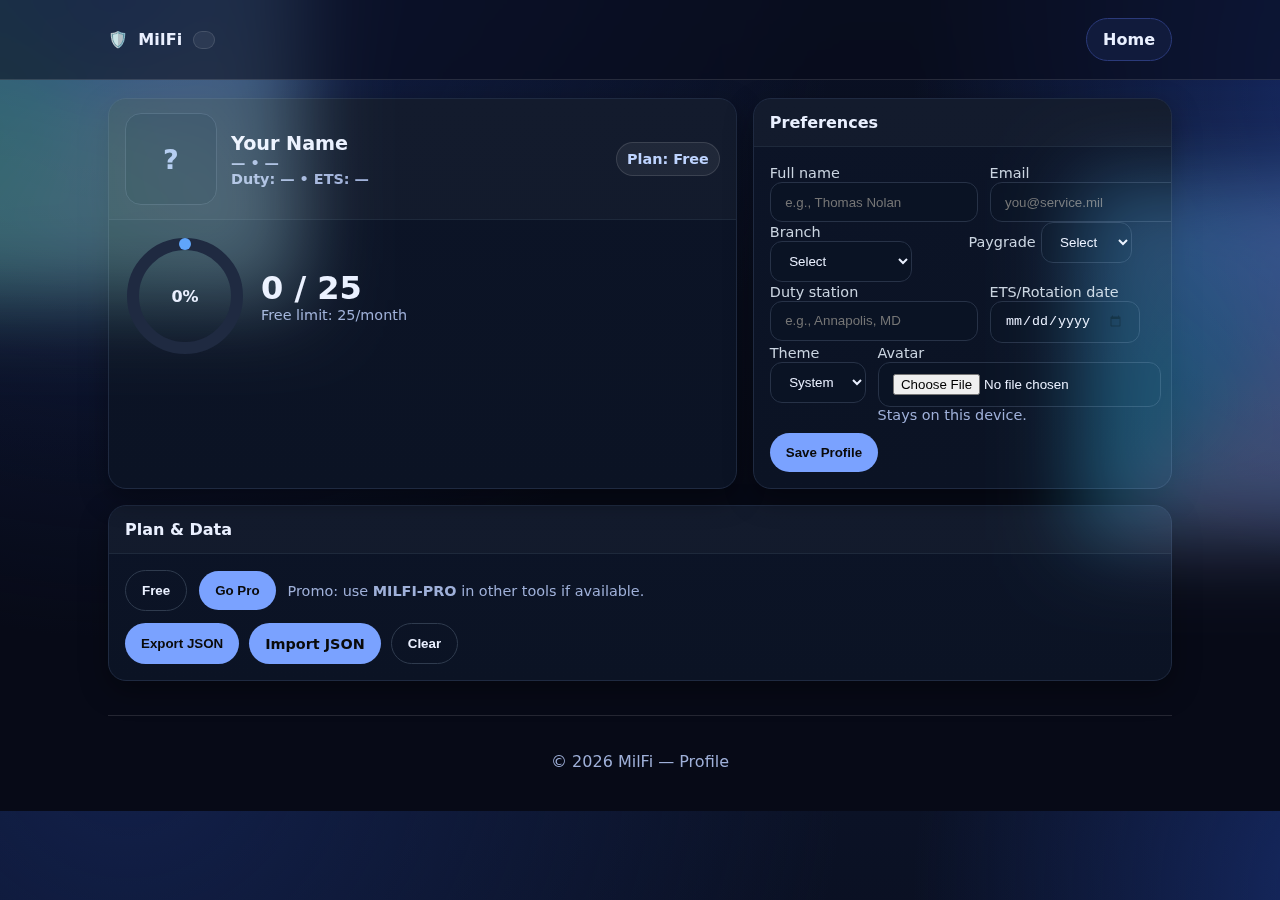
<file: pages/profile.html>
<!DOCTYPE html>
<html lang="en">
<head>
  <meta charset="utf-8" />
  <meta name="viewport" content="width=device-width, initial-scale=1" />
  <title>MilFi — Profile</title>
  <meta name="description" content="MilFi Profile — local-only profile, calculator usage meter, plan, and preferences. Integrated with site-wide usage counters." />
  <style>
    /* ===== Visual theme (matches new About page vibe) ===== */
    :root{--bg:#070a17;--ink:#eaf0ff;--muted:#9fb0d9;--brand:#7aa2ff;--accent:#3ddc97;--panel:rgba(255,255,255,.06);--stroke:rgba(255,255,255,.12);--radius:18px}
    *{box-sizing:border-box}
    html{scroll-behavior:smooth}
    body{margin:0;color:var(--ink);font-family:system-ui,-apple-system,Inter,Segoe UI,Roboto,Ubuntu,"Helvetica Neue",Arial,sans-serif;
      background: radial-gradient(1200px 1200px at 10% -10%, #12204a 0%, transparent 60%),
                  radial-gradient(900px 900px at 110% 10%, #172c6b 0%, transparent 55%),
                  linear-gradient(180deg,#0b1226 0%, #070a17 60%);
      position:relative; overflow-x:hidden}
    .orb{position:absolute; filter:blur(40px); opacity:.35; mix-blend-mode:screen; pointer-events:none}
    .orb.one{width:420px;height:420px;background:conic-gradient(from 10deg,#5ea8ff,#b9f2ff,#6df7c6,#5ea8ff); left:-120px; top:-120px; animation:float 16s ease-in-out infinite}
    .orb.two{width:360px;height:360px;background:conic-gradient(from 220deg,#2acbff,#7aa2ff,#a1b8ff); right:-160px; top:20vh; animation:float 18s ease-in-out infinite reverse}
    @keyframes float{0%,100%{transform:translateY(0) rotate(0deg)}50%{transform:translateY(-18px) rotate(8deg)}}

    /* Header */
    header{position:sticky;top:0;z-index:30;backdrop-filter:blur(10px); background:rgba(7,10,23,.55); border-bottom:1px solid var(--stroke)}
    .container{max-width:1100px;margin:0 auto;padding:18px}
    .bar{display:flex;align-items:center;justify-content:space-between}
    .brand{display:flex;align-items:center;gap:10px;font-weight:900;letter-spacing:.2px}
    .home{display:inline-flex;align-items:center;gap:.6rem;padding:.7rem 1rem;border-radius:999px;border:1px solid #2b3a7a;background:#111b3c;color:var(--ink);font-weight:800;text-decoration:none}

    /* Layout */
    main{padding:56px 0 40px}
    .grid{display:grid;gap:16px}
    .two{grid-template-columns:1.2fr .8fr}
    @media (max-width:980px){.two{grid-template-columns:1fr}}

    /* Cards */
    .card{background:linear-gradient(180deg,#0c1427,#0b1324);border:1px solid #1f2a41;border-radius:var(--radius);box-shadow:0 10px 28px rgba(0,0,0,.35);overflow:hidden}
    .head{display:flex;align-items:center;justify-content:space-between;gap:12px;padding:14px 16px;border-bottom:1px solid #1e293b;font-weight:800;background:rgba(255,255,255,.03)}
    .body{padding:16px}

    /* Profile */
    .avatar-wrap{display:flex;align-items:center;gap:14px}
    .avatar{width:92px;height:92px;border-radius:16px;border:1px solid #273247;background:#0a1324;display:grid;place-items:center;overflow:hidden}
    .avatar img{width:100%;height:100%;object-fit:cover}
    .initial{font-weight:900;font-size:1.7rem;color:#9fb6e9}

    /* KPI ring */
    .ring{--size:120px;position:relative;width:var(--size);height:var(--size)}
    .ring svg{transform:rotate(-90deg)}
    .ring .center{position:absolute;inset:0;display:grid;place-items:center;font-weight:900}

    .muted{color:var(--muted)}
    .small{font-size:.9rem;color:var(--muted)}

    /* Form elements */
    input,select{padding:.7rem .9rem;border-radius:12px;border:1px solid #273247;background:#0a1324;color:var(--ink)}
    label{font-size:.9rem;color:#cbd5e1}
    .row{display:grid;gap:12px;grid-template-columns:1fr 1fr}
    @media(max-width:720px){.row{grid-template-columns:1fr}}

    .btn{display:inline-flex;align-items:center;gap:.6rem;padding:.75rem 1rem;border-radius:999px;background:var(--brand);color:#0a0a0a;font-weight:800;border:0;cursor:pointer}
    .btn.ghost{background:transparent;border:1px solid #2f3b4e;color:var(--ink)}

    /* Pills & chips */
    .chip{padding:8px 10px;border-radius:999px;background:rgba(255,255,255,.06);border:1px solid var(--stroke);font-size:.9rem}

    /* Footer */
    footer{padding:36px 0 22px;border-top:1px solid var(--stroke);margin-top:34px;color:var(--muted);text-align:center}
  </style>
</head>
<body>
  <div class="orb one"></div>
  <div class="orb two"></div>

  <header>
    <div class="container bar">
      <div class="brand"><span aria-hidden>🛡️</span><span>MilFi</span><span class="chip" id="hello"></span></div>
      <!-- Single nav back to home (kept minimal per your spec) -->
      <a class="home" href="https://tnolan1219.github.io/TKN-FInancial2/">Home</a>
    </div>
  </header>

  <main class="container">
    <div class="grid two">

      <!-- LEFT: Profile + Usage KPI (keeps integration with other pages) -->
      <section class="card">
        <div class="head">
          <div class="avatar-wrap">
            <div class="avatar" id="avatarBox"><span class="initial" id="avatarInitial">?</span></div>
            <div>
              <div style="font-size:1.2rem;font-weight:900" id="nameLine">Your Name</div>
              <div class="small" id="metaLine">Branch • Paygrade</div>
              <div class="small" id="stationLine">Duty: – • ETS: –</div>
            </div>
          </div>
          <span class="chip" id="planBadge">Plan: Free</span>
        </div>
        <div class="body">
          <div style="display:flex;align-items:center;gap:16px;flex-wrap:wrap">
            <div class="ring" aria-label="Monthly usage ring">
              <svg width="120" height="120">
                <circle cx="60" cy="60" r="52" stroke="#1f2a41" stroke-width="12" fill="none"></circle>
                <circle id="ringFg" cx="60" cy="60" r="52" stroke="#60a5fa" stroke-width="12" stroke-linecap="round" fill="none" stroke-dasharray="0 999"></circle>
              </svg>
              <div class="center" id="ringCenter">0%</div>
            </div>
            <div>
              <div style="font-size:2rem;font-weight:900" id="usageBig">0 / 50</div>
              <div class="small" id="usageNote">Free members can calculate up to 50 times per month.</div>
            </div>
          </div>
        </div>
      </section>

      <!-- RIGHT: Quick profile edits (no link grid) -->
      <section class="card">
        <div class="head">Preferences</div>
        <div class="body">
          <div class="row">
            <div>
              <label for="fullName">Full name</label>
              <input id="fullName" placeholder="e.g., Thomas Nolan" />
            </div>
            <div>
              <label for="email">Email</label>
              <input id="email" type="email" placeholder="you@service.mil" />
            </div>
          </div>
          <div class="row">
            <div>
              <label for="branch">Branch</label>
              <select id="branch">
                <option value="">Select</option>
                <option>Army</option><option>Navy</option><option>Marine Corps</option>
                <option>Air Force</option><option>Space Force</option><option>Coast Guard</option><option>Guard/Reserve</option>
              </select>
            </div>
            <div>
              <label for="paygrade">Paygrade</label>
              <select id="paygrade">
                <option value="">Select</option>
                <optgroup label="Enlisted"><option>E-1</option><option>E-2</option><option>E-3</option><option>E-4</option><option>E-5</option><option>E-6</option><option>E-7</option><option>E-8</option><option>E-9</option></optgroup>
                <optgroup label="Officer"><option>O-1</option><option>O-2</option><option>O-3</option><option>O-4</option><option>O-5</option><option>O-6</option></optgroup>
                <optgroup label="Warrant"><option>W-1</option><option>W-2</option><option>W-3</option><option>W-4</option><option>W-5</option></optgroup>
              </select>
            </div>
          </div>
          <div class="row">
            <div>
              <label for="station">Duty station</label>
              <input id="station" placeholder="e.g., Annapolis, MD" />
            </div>
            <div>
              <label for="ets">ETS/Rotation date</label>
              <input id="ets" type="date" />
            </div>
          </div>
          <div class="row">
            <div>
              <label for="theme">Theme</label>
              <select id="theme"><option value="system">System</option><option value="dark">Dark</option><option value="light">Light</option></select>
            </div>
            <div>
              <label for="avatarInput">Avatar</label>
              <input type="file" id="avatarInput" accept="image/*" />
              <div class="small">Stays on this device.</div>
            </div>
          </div>
          <div style="margin-top:10px;display:flex;gap:10px;flex-wrap:wrap">
            <button class="btn" id="saveProfile">Save Profile</button>
            <span id="saveMsg" class="small" aria-live="polite"></span>
          </div>
        </div>
      </section>

    </div>

    <!-- Plan & data management (kept for integration; minimal UI) -->
    <section class="card" style="margin-top:16px">
      <div class="head">Plan & Data</div>
      <div class="body">
        <div style="display:flex;gap:12px;flex-wrap:wrap;align-items:center">
          <button class="btn ghost" id="downgrade">Free</button>
          <button class="btn" id="upgrade">Go Pro</button>
          <span class="small">Promo: use <b>MILFI-PRO</b> in other tools if available.</span>
        </div>
        <div style="margin-top:12px;display:flex;gap:10px;flex-wrap:wrap">
          <button class="btn" id="exportAll">Export JSON</button>
          <label class="btn" for="importAll">Import JSON</label>
          <input id="importAll" type="file" accept="application/json" style="display:none" />
          <button class="btn ghost" id="clearAll">Clear</button>
        </div>
      </div>
    </section>

    <!-- Read-only usage breakdown (no quick links) -->

  <footer>© <span id="year"></span> MilFi — Profile</footer>

  <script>
    // ===== Keys shared across the site =====
    const PROFILE_KEY = 'milfi_profile_v1';
    const PLAN_KEY    = 'milfi_plan_v1';
    // Site-wide shared usage counter that other calculators increment
    const SHARED_USAGE_KEY = 'milfi_calc_usage'; // {month:"YYYY-MM", total:Number, days:{YYYY-MM-DD:true}}
    const SHARED_BY_TOOL_KEY = 'milfi_calc_usage_byTool'; // {tsp:Number,budget:Number,va:Number,starter:Number,toolkit:Number,...}

    // Fallback (legacy local page counter) to preserve backward compat
    const LOCAL_USAGE_KEY = 'milfi_usage_v1';

    const TOOLS_LABELS = { tsp:'TSP Planner', budget:'Budget', va:'VA Estimator', starter:'Career Starter', toolkit:'All-in-One Toolkit' };

    const $ = (id)=>document.getElementById(id);
    const year = $('year'); year.textContent = new Date().getFullYear();

    // ===== Profile state =====
    function readJSON(k, d){ try{return JSON.parse(localStorage.getItem(k)||JSON.stringify(d))}catch{return d} }
    function writeJSON(k, v){ localStorage.setItem(k, JSON.stringify(v)); }

    function initials(name){ if(!name) return '?'; const parts=name.trim().split(/\s+/).slice(0,2); return parts.map(p=>p[0]?.toUpperCase()||'').join('')||'?'; }

    function applyTheme(){ const p=readJSON(PROFILE_KEY,{}); const t=p.theme||'system'; const root=document.documentElement; if(t==='dark') root.dataset.theme='dark'; else if(t==='light') root.dataset.theme='light'; else root.removeAttribute('data-theme'); }

    function renderProfile(){
      const p=readJSON(PROFILE_KEY,{});
      $('nameLine').textContent = p.fullName || 'Your Name';
      $('metaLine').textContent = (p.branch||'—') + ' • ' + (p.paygrade||'—');
      $('stationLine').textContent = 'Duty: ' + (p.station||'—') + ' • ETS: ' + (p.ets||'—');
      $('hello').textContent = p.fullName ? ('Hi, '+p.fullName.split(' ')[0]) : '';
      if(p.avatar){ $('avatarBox').innerHTML = '<img alt="Avatar" src="'+p.avatar+'" />'; }
      else{ $('avatarBox').innerHTML = '<span class="initial">'+initials(p.fullName)+'</span>'; }
      // form
      $('fullName').value=p.fullName||''; $('email').value=p.email||''; $('branch').value=p.branch||''; $('paygrade').value=p.paygrade||''; $('station').value=p.station||''; $('ets').value=p.ets||''; $('theme').value=p.theme||'system';
      applyTheme();
    }

    function saveProfile(){
      const p=readJSON(PROFILE_KEY,{});
      p.fullName=$('fullName').value.trim();
      p.email=$('email').value.trim();
      p.branch=$('branch').value; p.paygrade=$('paygrade').value;
      p.station=$('station').value.trim(); p.ets=$('ets').value;
      p.theme=$('theme').value;
      writeJSON(PROFILE_KEY,p);
      renderProfile();
      $('saveMsg').textContent='Saved ✓'; setTimeout(()=>$('saveMsg').textContent='',1500);
    }

    $('avatarInput').addEventListener('change', (e)=>{
      const f=e.target.files?.[0]; if(!f) return; const r=new FileReader();
      r.onload=()=>{ const p=readJSON(PROFILE_KEY,{}); p.avatar=r.result; writeJSON(PROFILE_KEY,p); renderProfile(); };
      r.readAsDataURL(f);
    });
    $('saveProfile').addEventListener('click', saveProfile);
    ;['fullName','email','branch','paygrade','station','ets','theme'].forEach(id=>$(id).addEventListener('change', saveProfile));

    // ===== Plan =====
    function renderPlan(){
      // Sync with Dashboard2.html plan key
      let tier = 'free';
      if(localStorage.getItem('milfi_plan')){
        tier = localStorage.getItem('milfi_plan').toLowerCase() === 'pro' ? 'pro' : 'free';
      } else {
        const plan=readJSON(PLAN_KEY,{}); tier=plan.tier||'free';
      }
      // Write back to both keys for cross-page sync
      localStorage.setItem('milfi_plan', tier==='pro'?'Pro':'Free');
      const plan=readJSON(PLAN_KEY,{}); plan.tier=tier; writeJSON(PLAN_KEY,plan);
      const badge=$('planBadge'); badge.textContent='Plan: '+(tier==='pro'?'Pro':'Free'); badge.style.background = tier==='pro'?'#123165':'rgba(255,255,255,.06)'; badge.style.color=tier==='pro'?'#ffd166':'#bed4ff';
    }
    function setPlan(tier){
      // Sync with Dashboard2.html plan key
      localStorage.setItem('milfi_plan', tier==='pro'?'Pro':'Free');
      const plan=readJSON(PLAN_KEY,{}); plan.tier=tier; plan.since=plan.since||new Date().toISOString(); writeJSON(PLAN_KEY,plan);
      renderPlan(); renderUsage();
    }
    $('upgrade').addEventListener('click', ()=>setPlan('pro'));
    $('downgrade').addEventListener('click', ()=>setPlan('free'));

    // ===== Usage (read shared counters other pages update) =====
    function monthNow(){ const d=new Date(); return d.getFullYear()+"-"+String(d.getMonth()+1).padStart(2,'0'); }

    function readSharedUsage(){
      let u = readJSON(SHARED_USAGE_KEY,{});
      const m = monthNow();
      if(u.month !== m){ u = {month:m,total:0,days:{}}; }
      const byTool = readJSON(SHARED_BY_TOOL_KEY,{});
      return {u, byTool};
    }

    function fallbackLocalUsage(){
      // Back-compat for older pages that used LOCAL_USAGE_KEY structure
      let u = readJSON(LOCAL_USAGE_KEY,{});
      if(!u.month) u.month = monthNow();
      u.days = u.days || {};
      u.total = u.total || 0;
      u.byTool = u.byTool || {};
      return {u, byTool:u.byTool};
    }

    function renderUsage(){
      // Sync usage with Dashboard2.html
      let tier = 'free';
      if(localStorage.getItem('milfi_plan')){
        tier = localStorage.getItem('milfi_plan').toLowerCase() === 'pro' ? 'pro' : 'free';
      } else {
        const plan=readJSON(PLAN_KEY,{}); tier=plan.tier||'free';
      }
      // Get usage from Dashboard2.html key
      let used = 0;
      if(localStorage.getItem('milfi_uses')){
        used = parseInt(localStorage.getItem('milfi_uses'),10)||0;
      } else {
        let {u} = readSharedUsage(); used = u.total||0;
      }
      const limit = tier==='pro' ? Infinity : 25;
      const pct = limit===Infinity?100:Math.min(100, Math.round((used/limit)*100));
      $('usageBig').textContent = used + ' / ' + (limit===Infinity?'∞':limit);
      $('usageNote').textContent = tier==='pro' ? 'Pro: unlimited uses' : ('Free limit: '+(limit===Infinity?'∞':limit)+'/month');
      const r=52; const C=2*Math.PI*r; const dash = limit===Infinity?C:(C*(pct/100));
      $('ringFg').setAttribute('stroke-dasharray', dash+' '+(C-dash));
      $('ringCenter').textContent = limit===Infinity?'∞':(pct+'%');

      // Days active last 7
      const days=u.days||{}; const now=new Date(); let cnt=0; for(let i=0;i<7;i++){ const d=new Date(now); d.setDate(now.getDate()-i); const k=d.toISOString().slice(0,10); if(days[k]) cnt++; }
      $('daysActive').textContent = 'Days active last 7: '+cnt;

      // Table of per-tool counts (read-only)
      const table=$('usageTable'); table.innerHTML='';
      const entries = Object.keys(TOOLS_LABELS).map(k=>[TOOLS_LABELS[k], byTool[k]||0]);
      entries.forEach(([label,val])=>{
        const l=document.createElement('div'); l.textContent=label; table.appendChild(l);
        const v=document.createElement('div'); v.textContent=val; v.style.textAlign='right'; table.appendChild(v);
      });
    }

    // --- Connect to shared calculator usage counter ---
function updateCalcUsage() {
  let u = JSON.parse(localStorage.getItem('milfi_calc_usage')||'{}');
  const m = new Date().toISOString().slice(0,7);
  if(u.month !== m) u = {month:m, total:0};
  const used = u.total || 0;
  const limit = 50; // Or pull from plan if needed
  document.getElementById('usageBig').textContent = used + ' / ' + limit;
  document.getElementById('planBadge').textContent = (used >= limit ? 'Plan: Limit Reached' : 'Plan: Free');
}
window.addEventListener('storage', updateCalcUsage);
document.addEventListener('DOMContentLoaded', updateCalcUsage);

    // --- Connect to dashboard usage tracking ---
function updateDashboardUsage() {
  // Total usage
  const total = parseInt(localStorage.getItem('milfi_uses')||'0',10);
  const limit = localStorage.getItem('milfi_plan')==='Pro' ? 'Unlimited' : '25';
  document.getElementById('usageBig').textContent = total + ' / ' + limit;
  document.getElementById('planBadge').textContent = (localStorage.getItem('milfi_plan')==='Pro' ? 'Plan: Pro' : 'Plan: Free');
  // Per-tool usage (optional, can be shown in chips or a table)
  const tools = [
    {key:'milfi_uses_toolkit', label:'Toolkit'},
    {key:'milfi_uses_budget', label:'Budget'},
    {key:'milfi_uses_tsp', label:'TSP'},
    {key:'milfi_uses_va', label:'VA Loan'},
    {key:'milfi_uses_starter', label:'Starter Loan'},
    {key:'milfi_uses_fire', label:'FIRE'}
  ];
  let toolStr = tools.map(t => `${t.label}: ${parseInt(localStorage.getItem(t.key)||'0',10)}`).join(' | ');
  let chip = document.getElementById('usageChip');
  if(chip) chip.innerHTML = 'Uses this month: <span id="usageBig">' + total + ' / ' + limit + '</span><br><span style="font-size:12px;color:#94a3b8">' + toolStr + '</span>';
}
window.addEventListener('storage', updateDashboardUsage);
document.addEventListener('DOMContentLoaded', updateDashboardUsage);

    // ===== Data export/import/clear =====
    $('exportAll').addEventListener('click', ()=>{
      const dump = {
        profile: readJSON(PROFILE_KEY,{}),
        plan: readJSON(PLAN_KEY,{}),
        shared_usage: readJSON(SHARED_USAGE_KEY,{}),
        shared_byTool: readJSON(SHARED_BY_TOOL_KEY,{})
      };
      const blob=new Blob([JSON.stringify(dump,null,2)], {type:'application/json'});
      const url=URL.createObjectURL(blob); const a=document.createElement('a'); a.href=url; a.download='milfi_profile.json'; a.click(); URL.revokeObjectURL(url);
    });
    $('importAll').addEventListener('change', async (e)=>{
      const f=e.target.files?.[0]; if(!f) return; try{ const txt=await f.text(); const obj=JSON.parse(txt);
        if(obj.profile) writeJSON(PROFILE_KEY,obj.profile);
        if(obj.plan) writeJSON(PLAN_KEY,obj.plan);
        if(obj.shared_usage) writeJSON(SHARED_USAGE_KEY,obj.shared_usage);
        if(obj.shared_byTool) writeJSON(SHARED_BY_TOOL_KEY,obj.shared_byTool);
        renderProfile(); renderPlan(); renderUsage(); alert('Imported ✓');
      }catch{ alert('Import failed'); } finally { e.target.value=''; }
    });
    $('clearAll').addEventListener('click', ()=>{ if(confirm('Clear all MilFi profile data on this device?')){ localStorage.removeItem(PROFILE_KEY); localStorage.removeItem(PLAN_KEY); /* do not clear shared counters here */ renderProfile(); renderPlan(); renderUsage(); }});

    // ===== Init =====
    if(!readJSON(PLAN_KEY,{}).tier){ writeJSON(PLAN_KEY,{tier:'free', since:new Date().toISOString()}); }
    renderProfile();
    renderPlan();
    renderUsage();
  </script>
</body>
</html>
</file>
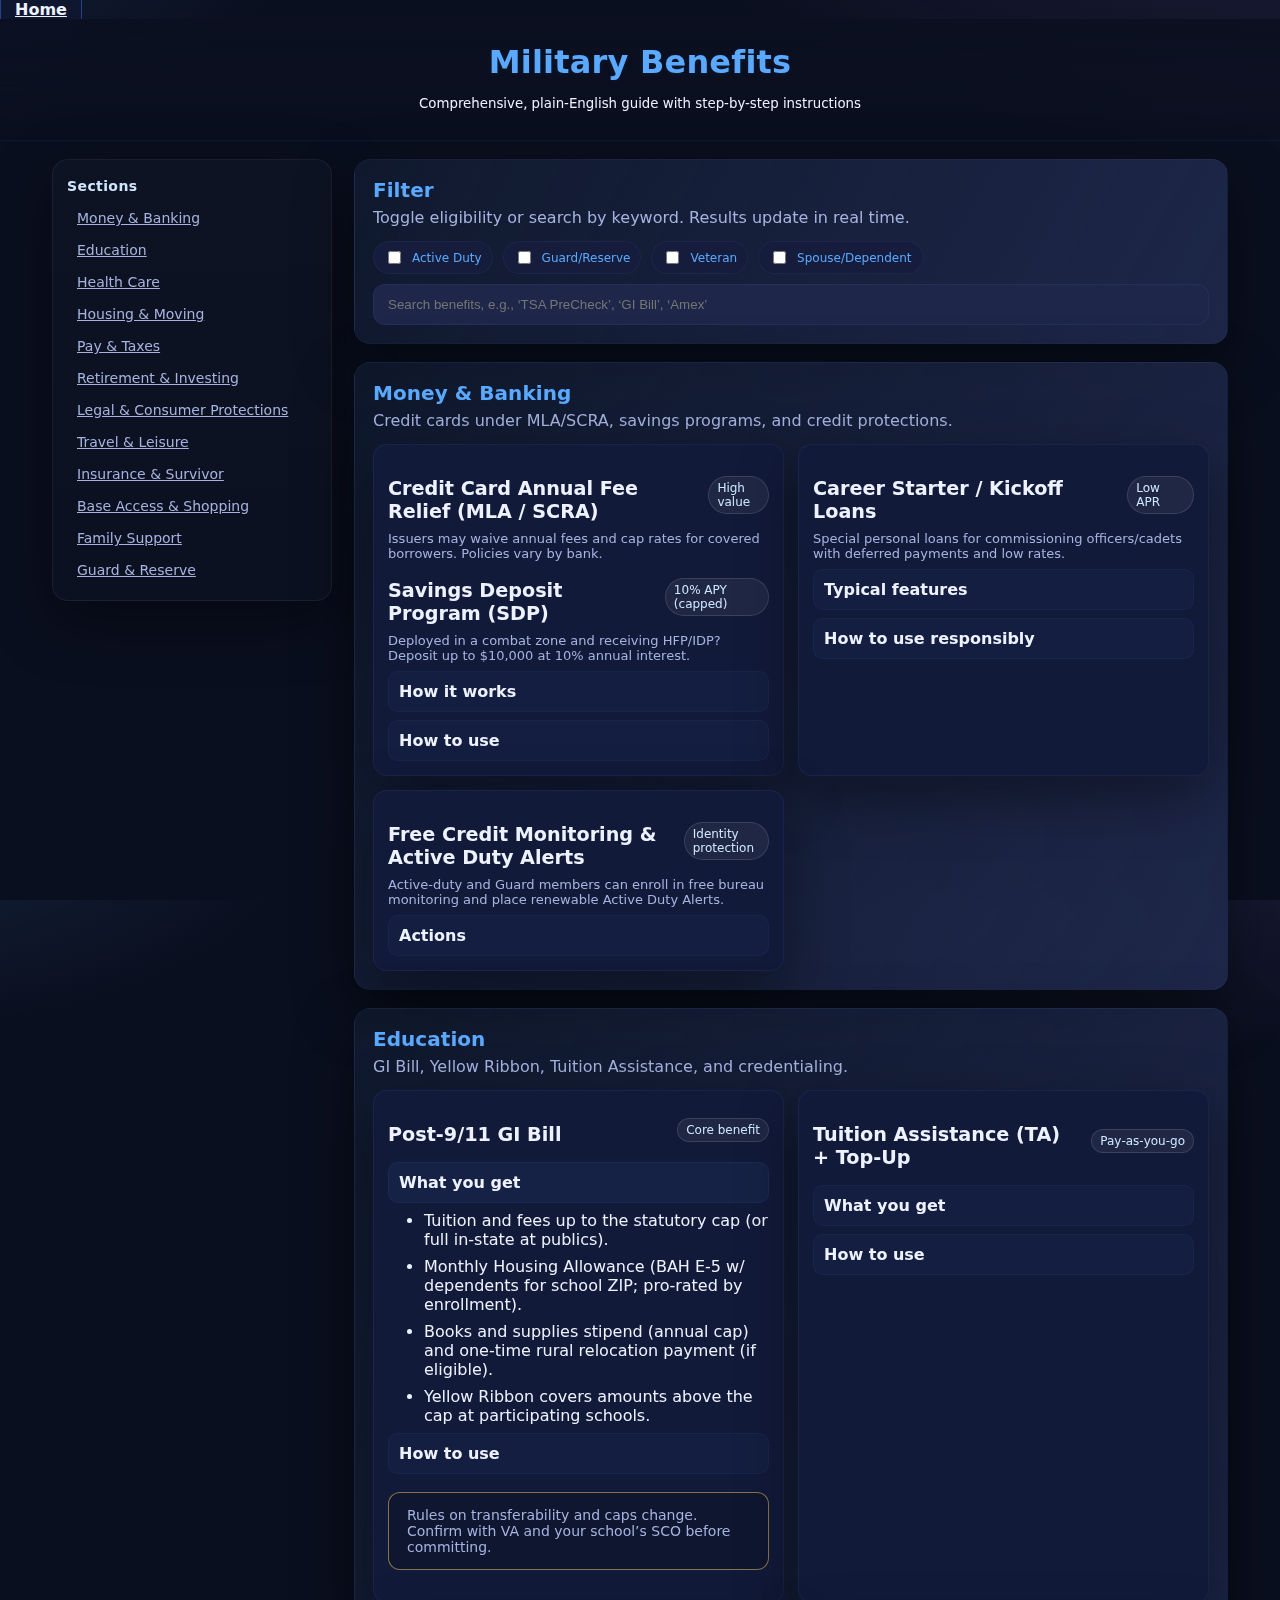
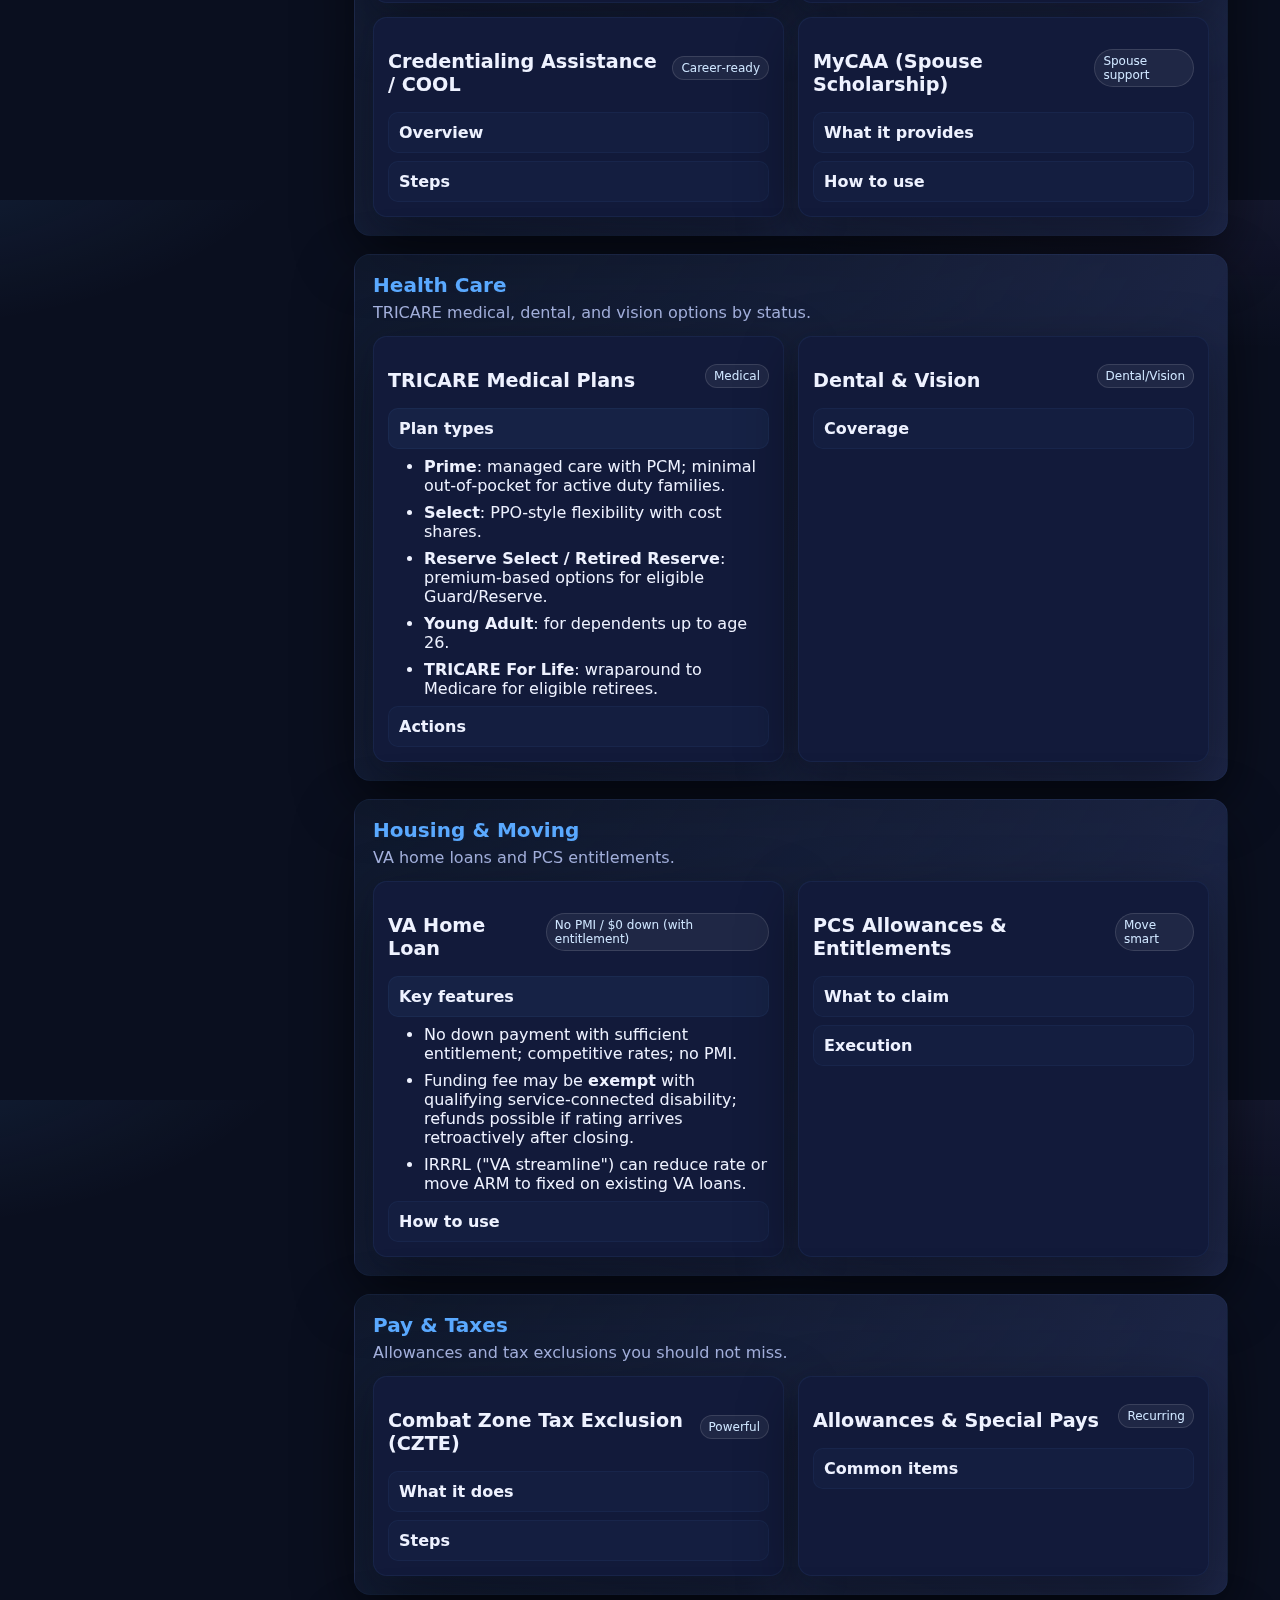
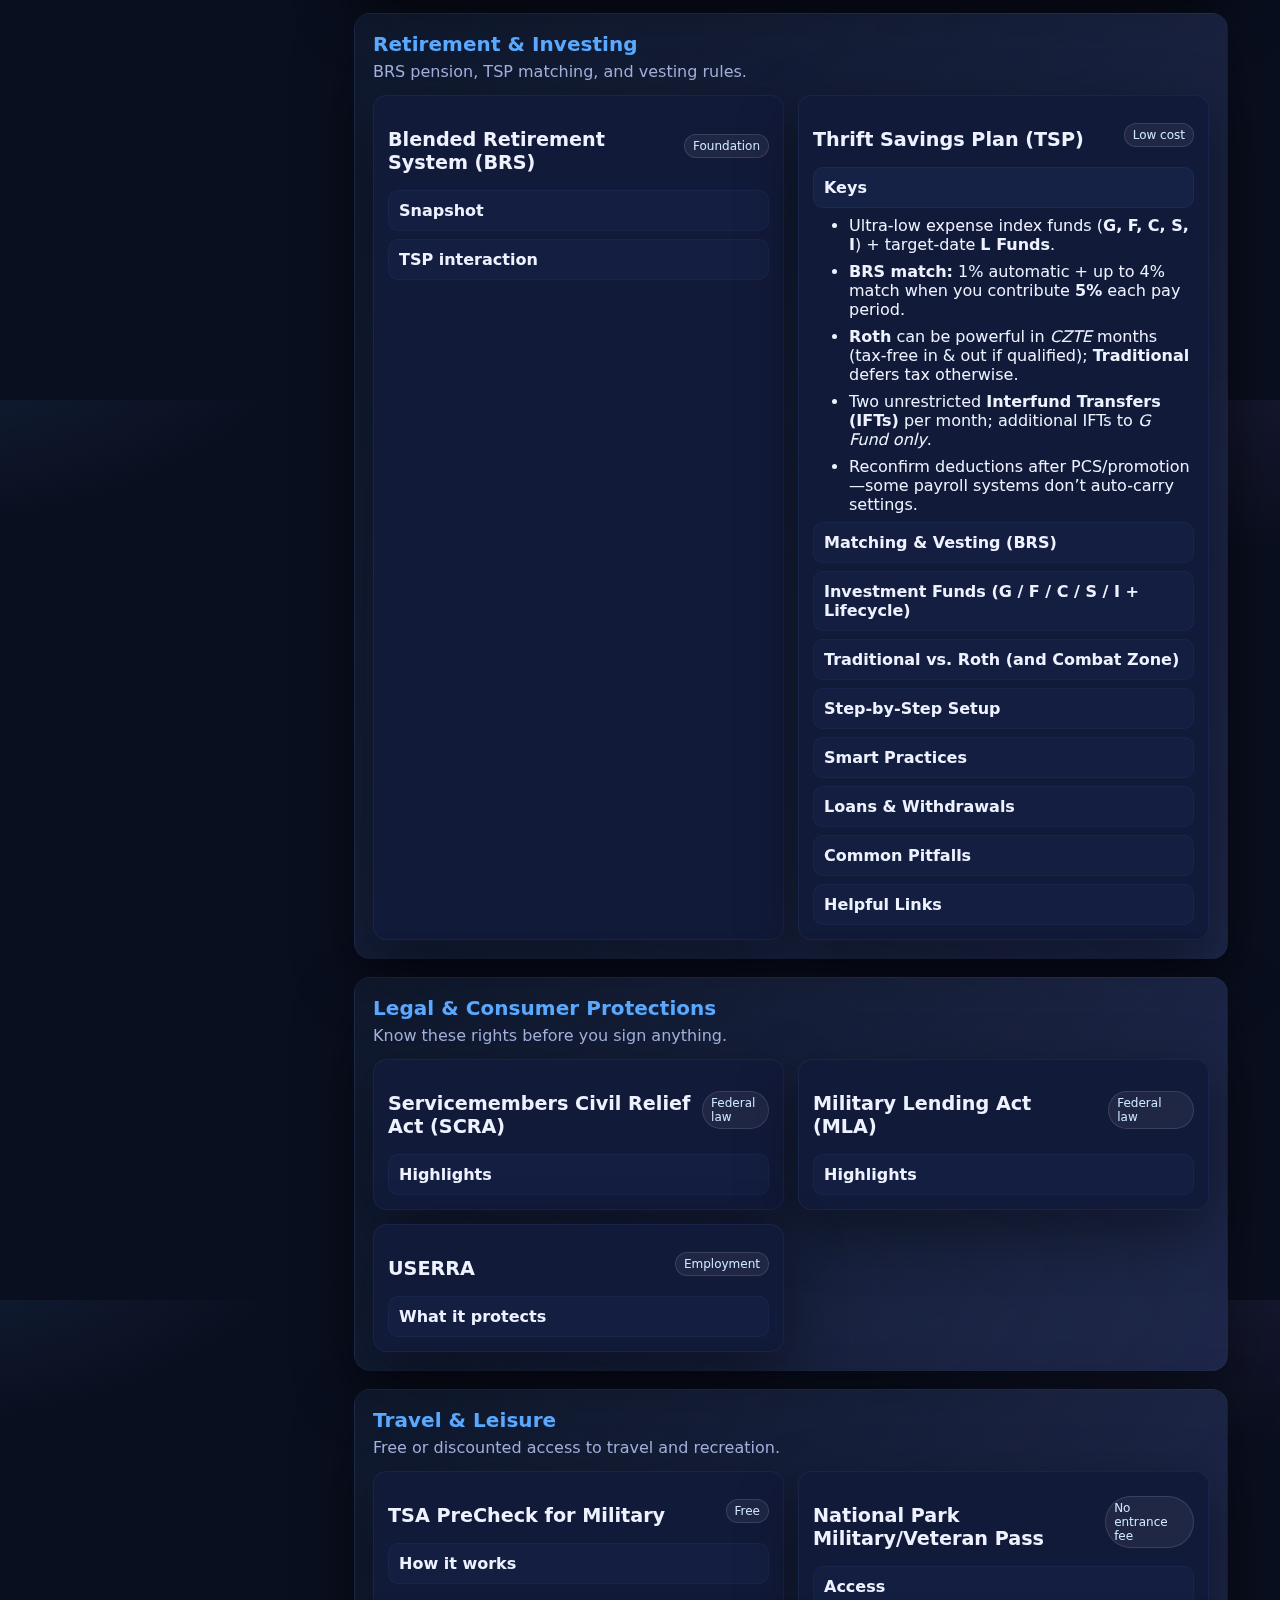
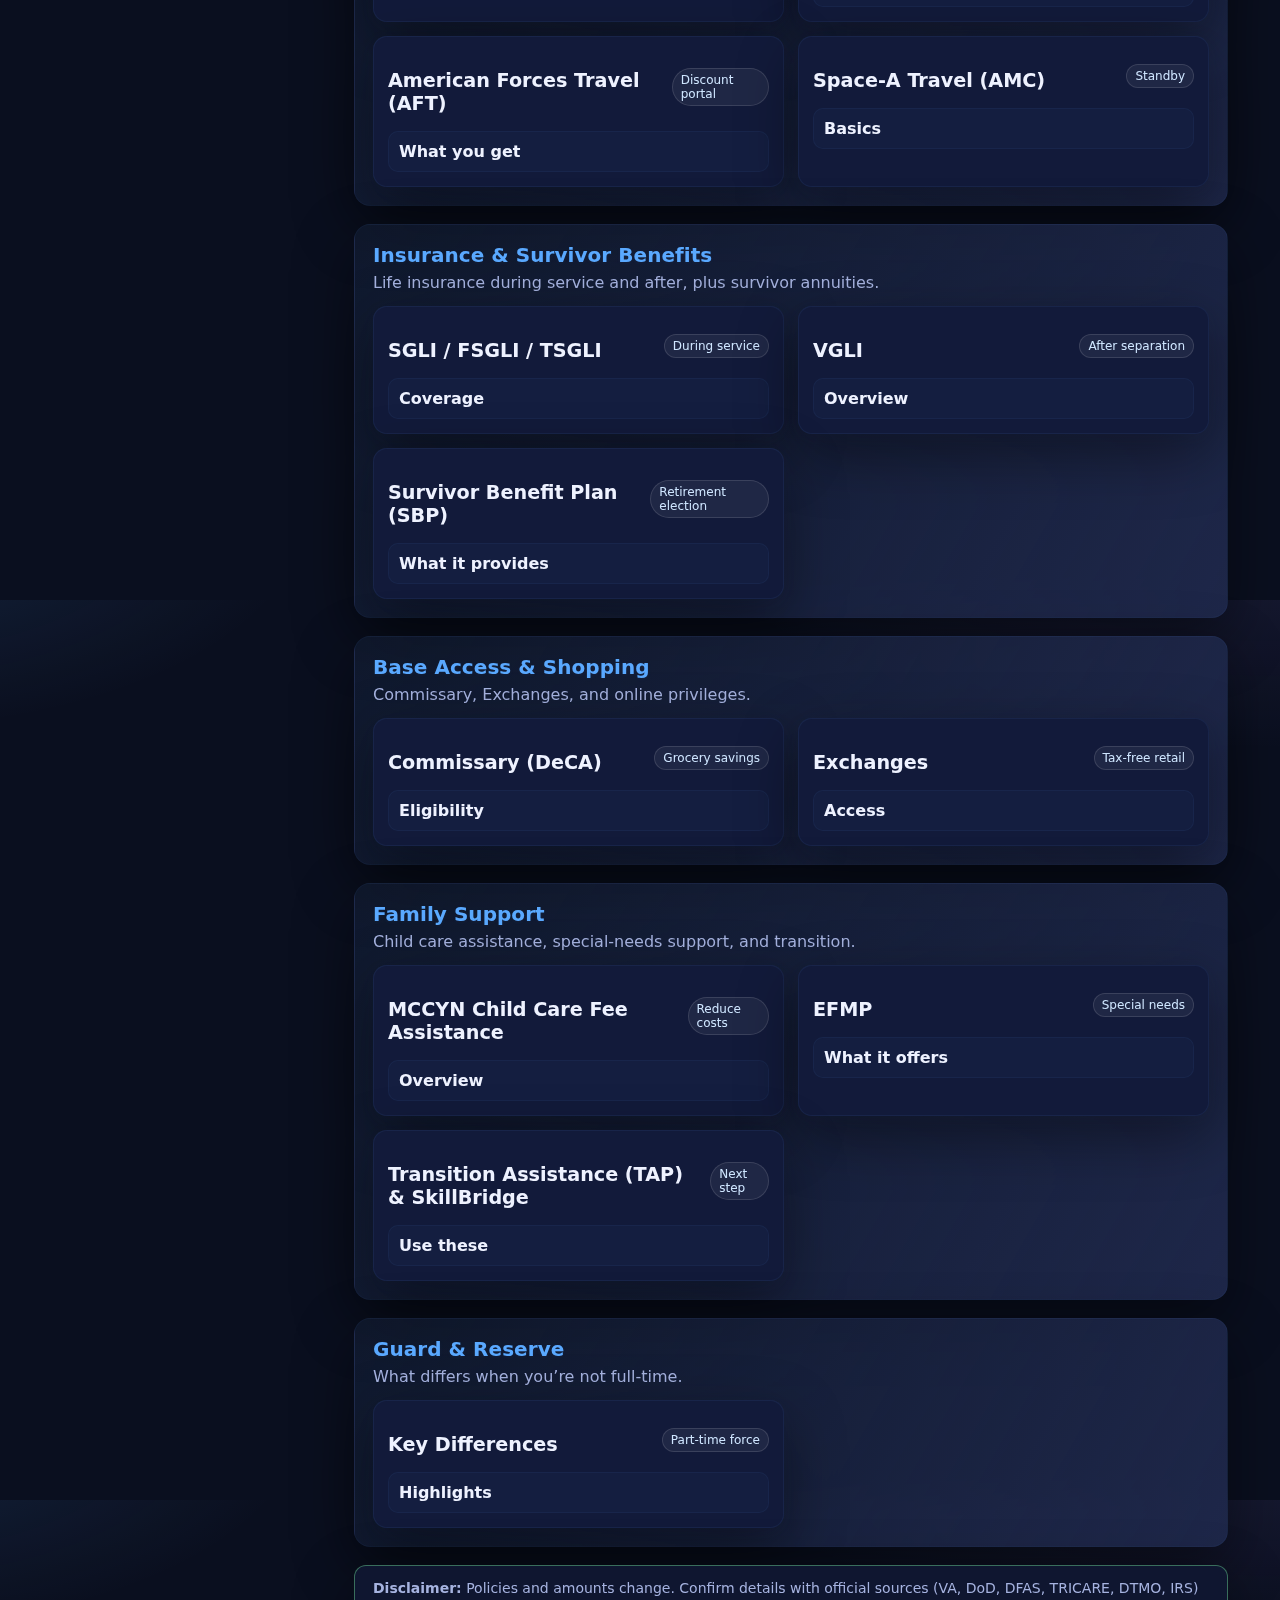
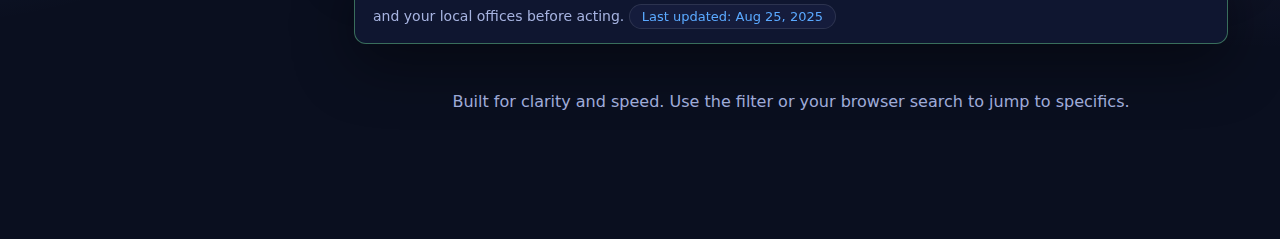
<file: pages/Education/Military_Benefits.html>
<!DOCTYPE html>
<html lang="en">
<head>
  <meta charset="UTF-8" />
  <meta name="viewport" content="width=device-width, initial-scale=1.0" />
  <title>Military Benefits</title>
    <a class="btn" href="/HOME PAGE CODE V3.html">Home</a>


  <style>
    :root {
      --bg: #0b1020;
      --panel: rgba(17,24,39,0.92);
      --card: rgba(20,30,60,0.82);
      --text: #e8ecff;
      --muted: #94a3b8;
      --accent: #60a5fa;
      --input: #1e2749;
      --good: #3ddc97;
      --warn: #ffd166;
      --bad: #ef476f;
      --radius: 12px;
      --shadow: 0 8px 32px rgba(30,40,70,.18);
      --brand-gradient: linear-gradient(90deg,#60a5fa 0%,#818cf8 100%);
      --glass-blur: blur(14px);
    }
    body {
      margin: 0;
      font-family: 'Inter', system-ui, Arial, sans-serif;
      color: var(--text);
      background:
        radial-gradient(1200px 600px at -10% -10%, rgba(96,165,250,.14), transparent 55%),
        radial-gradient(900px 420px at 110% -10%, rgba(99,102,241,.13), transparent 55%),
        linear-gradient(180deg, var(--bg), #0b1020 40%, #0a0f1a);
      min-height: 100vh;
    }
    header {
      text-align: center;
      margin-bottom: 18px;
      padding-bottom: 4px;
      border-bottom: 1px solid rgba(96,165,250,.06);
      background: linear-gradient(180deg, rgba(11,16,32,.9), rgba(11,16,32,.65) 60%, transparent);
      backdrop-filter: blur(8px);
    }
    h1 {
      font-size: 1.35rem;
      font-weight: 800;
      color: var(--accent);
      margin-bottom: 4px;
      letter-spacing: .1px;
      text-shadow: 0 1px 6px rgba(96,165,250,.08);
    }
    .container {
      max-width: 1200px;
      margin: 0 auto;
      padding: 18px 8px 12px 8px;
      background: var(--panel);
      border-radius: var(--radius);
      box-shadow: 0 6px 24px rgba(30,40,70,.18), var(--shadow);
      margin-top: 18px;
    }
    .layout {
      display: grid;
      grid-template-columns: 280px 1fr;
      gap: 22px;
      max-width: 1200px;
      margin: 18px auto;
      padding: 0 12px 48px;
    }
    @media (max-width: 1000px){ .layout{ grid-template-columns: 1fr } }
    .toc {
      position: sticky;
      top: 82px;
      align-self: start;
      background: linear-gradient(180deg, rgba(255,255,255,.02), rgba(255,255,255,.01));
      border: 1px solid rgba(255,255,255,.06);
      box-shadow: var(--shadow);
      border-radius: var(--radius);
      padding: 14px;
      color: var(--muted);
    }
    .toc h3{margin:4px 0 8px; font-size:14px; color:#cfe6ff; letter-spacing:.4px}
    .toc a{display:block; padding:8px 10px; border-radius:10px; color:var(--muted)}
    .toc a:hover{background:var(--input); color:var(--text)}
    .toc .section-link{font-size:14px}
    .filters {
      display: flex;
      flex-wrap: wrap;
      gap: 10px;
      align-items: center;
      margin: 8px 0 2px;
    }
    .chip {
      display: inline-flex;
      align-items: center;
      gap: 8px;
      padding: 6px 10px;
      border-radius: 14px;
      background: var(--input);
      border: 1px solid rgba(96,165,250,.08);
      color: #cfe6ff;
      cursor: pointer;
      user-select: none;
    }
    .chip input{accent-color:var(--accent)}
    .searchbar{display:flex; gap:10px; margin-top:10px}
    .searchbar input{
      width:100%; background:var(--input); border:1px solid rgba(96,165,250,.08);
      color:var(--text); border-radius:12px; padding:12px 14px; outline:none;
    }
    section {
      background: linear-gradient(120deg, rgba(96,165,250,.07) 0%, var(--input) 100%);
      border: 1px solid rgba(96,165,250,.05);
      border-radius: var(--radius);
      padding: 18px;
      margin-bottom: 18px;
      box-shadow: var(--shadow);
      backdrop-filter: var(--glass-blur);
    }
    section h2{margin:0 0 6px; font-size:20px; color:var(--accent); font-weight:700; letter-spacing:.05px; text-shadow:0 1px 4px rgba(96,165,250,.06);}
    .section-sub{color:var(--muted); margin:0 0 14px}
    .grid {
      display: grid;
      grid-template-columns: repeat(2, minmax(0,1fr));
      gap: 14px;
    }
    @media (max-width: 900px){ .grid{grid-template-columns: 1fr} }
    .benefit-item {
      background: var(--card);
      border-radius: 14px;
      padding: 14px;
      box-shadow: 0 4px 16px rgba(30,40,70,.12), var(--shadow);
      border: 1px solid rgba(96,165,250,.08);
      transition: transform .18s, box-shadow .18s, border .18s;
      backdrop-filter: var(--glass-blur);
    }
    .benefit-item:hover {
      transform: translateY(-2px) scale(1.01);
      box-shadow: 0 16px 48px rgba(60,100,200,.18), var(--shadow);
      border-color: var(--accent);
      background: linear-gradient(120deg, rgba(96,165,250,.08) 0%, var(--card) 100%);
    }
    .benefit-head{display:flex; align-items:center; justify-content:space-between; gap:10px}
    .badge{font-size:12px; padding:4px 8px; border-radius:999px; border:1px solid rgba(255,255,255,.12); background:rgba(255,255,255,.06); color:#cfe6ff}
    .tag{font-size:11px; padding:3px 7px; border-radius:999px; border:1px solid rgba(255,255,255,.12); color:#cfe6ff; margin-right:6px}
    .meta{color:var(--muted); font-size:13px}
    details{margin-top:8px}
    details>summary{
      cursor:pointer; list-style:none; font-weight:600; padding:10px; border-radius:10px; background:rgba(96,165,250,.03);
      border:1px solid rgba(96,165,250,.06)
    }
    details[open]>summary{background:rgba(96,165,250,.06)}
    summary::-webkit-details-marker{display:none}
    ul{margin:8px 0 8px 18px}
    .note{background:rgba(119,242,161,.08); border:1px solid rgba(119,242,161,.4); color:#dcffe8; padding:10px; border-radius:10px; font-size:14px}
    .warn{background:rgba(255, 209, 102,.1); border:1px solid rgba(255,209,102,.5); color:#fff3cf}
    .danger{background:rgba(255,107,107,.1); border:1px solid rgba(255,107,107,.5); color:#ffdada}
    footer{color:var(--muted); text-align:center; padding:30px 0 80px}
    .pill{display:inline-block; padding:6px 10px; border-radius:999px; background:rgba(255,255,255,.06); border:1px solid rgba(255,255,255,.1); font-size:12px}
    @media (max-width:700px){.container{padding:0 8px}.grid{gap:14px}}
    @media (max-width:700px){
      .container{padding:0 2px}
      .grid{gap:6px}
      section{padding:8px 2px 6px 2px;}
      h1{font-size:1.02rem;}
      section h2{font-size:0.92rem;}
    }
  </style>




</head>
<body>
  <header>
    <div class="wrap title">
      <h1>Military Benefits</h1>
      <small>Comprehensive, plain-English guide with step-by-step instructions</small>
    </div>
  </header>

  <div class="layout">
    <!-- Sidebar / TOC -->
    <nav class="toc">
      <h3>Sections</h3>
      <a class="section-link" href="#money">Money & Banking</a>
      <a class="section-link" href="#education">Education</a>
      <a class="section-link" href="#health">Health Care</a>
      <a class="section-link" href="#housing">Housing & Moving</a>
      <a class="section-link" href="#pay-taxes">Pay & Taxes</a>
      <a class="section-link" href="#retirement">Retirement & Investing</a>
      <a class="section-link" href="#legal">Legal & Consumer Protections</a>
      <a class="section-link" href="#travel">Travel & Leisure</a>
      <a class="section-link" href="#insurance">Insurance & Survivor</a>
      <a class="section-link" href="#shopping">Base Access & Shopping</a>
      <a class="section-link" href="#family">Family Support</a>
      <a class="section-link" href="#guard">Guard & Reserve</a>
    </nav>

    <!-- Main -->
    <main>
      <!-- Filters -->
      <section id="filters">
        <h2>Filter</h2>
        <p class="section-sub">Toggle eligibility or search by keyword. Results update in real time.</p>
        <div class="filters" id="eligibility">
          <label class="chip"><input type="checkbox" data-role value="active"> Active Duty</label>
          <label class="chip"><input type="checkbox" data-role value="guard"> Guard/Reserve</label>
          <label class="chip"><input type="checkbox" data-role value="veteran"> Veteran</label>
          <label class="chip"><input type="checkbox" data-role value="spouse"> Spouse/Dependent</label>
        </div>
        <div class="searchbar">
          <input type="search" id="search" placeholder="Search benefits, e.g., ‘TSA PreCheck’, ‘GI Bill’, ‘Amex’" />
        </div>
      </section>

      <!-- Money & Banking -->
      <section id="money">
        <h2>Money & Banking</h2>
        <p class="section-sub">Credit cards under MLA/SCRA, savings programs, and credit protections.</p>
        <div class="grid">
          <article class="benefit-item" data-cats="money" data-eligibility="active guard spouse" data-keywords="credit card amex chase citi capital one mla scra annual fee">
            <div class="benefit-head">
              <h3>Credit Card Annual Fee Relief (MLA / SCRA)</h3>
              <span class="badge">High value</span>
            </div>
            <div class="meta">Issuers may waive annual fees and cap rates for covered borrowers. Policies vary by bank.</div>
            <style>
              :root{
                --bg:#0a0f1f; --panel:#0f1630; --card:#121a3a; --text:#eef2ff; --muted:#a6b3e0;
                --accent:#5aa9ff; --accent-2:#a78bfa; --hot:#ff8f70; --emerald:#22d3a3; --gold:#facc15; --danger:#ff6b6b;
                --chip:#151c3c; --stroke:#1b2550; --grid:#1a2250;
                --shadow:0 20px 60px rgba(0,0,0,.42); --radius:16px; --glass:blur(12px);
                --brand-grad:linear-gradient(90deg,#5aa9ff, #8ba3ff 40%, #a78bfa);
                --glow:0 0 0 1px rgba(90,169,255,.25), 0 10px 25px rgba(167,139,250,.18);
              }
              *{box-sizing:border-box}
              html,body{height:100%}
              body{
                margin:0; font-family:Inter, ui-sans-serif, system-ui, -apple-system, Segoe UI, Roboto, Helvetica Neue, Arial;
                color:var(--text);
                background:
                  radial-gradient(1200px 600px at 100% -20%, rgba(167,139,250,.15), transparent 55%),
                  radial-gradient(800px 400px at -10% -10%, rgba(90,169,255,.14), transparent 55%),
                  var(--bg);
              }
              .wrap{max-width:1100px;margin:0 auto;padding:24px}
              h1{font-size:clamp(22px,2.5vw,32px);margin:0 0 12px;font-weight:800;letter-spacing:.2px}
              h2{font-size:clamp(18px,2vw,26px);margin:24px 0 10px;font-weight:700}
              h3{font-size:clamp(15px,1.5vw,20px);margin:18px 0 8px;font-weight:600}
              .pill{display:inline-block;background:var(--chip);color:var(--accent);padding:4px 12px;border-radius:999px;font-size:13px;margin-right:8px}
              .note{background:var(--panel);border-radius:12px;padding:14px 18px;margin:18px 0;color:var(--muted)}
              .card{background:linear-gradient(180deg,rgba(255,255,255,.03),rgba(255,255,255,.015));border:1px solid var(--stroke);border-radius:var(--radius);box-shadow:var(--shadow);padding:18px;margin:18px 0}
              .muted{color:var(--muted);font-size:13px}
              .row{display:flex;gap:10px;flex-wrap:wrap}
              .chip{background:var(--chip);border-radius:999px;padding:6px 10px;font-size:12px;color:var(--accent)}
              .divider{height:1px;background:linear-gradient(90deg,transparent,#5aa9ff,transparent);margin:18px 0}
              .btn{padding:10px 14px;border-radius:12px;border:1px solid #27408b;background:var(--panel);color:var(--text);font-weight:600;cursor:pointer}
              .btn.ghost{background:transparent;border-color:#2b3a7a;color:var(--accent)}
              .kpi{background:var(--card);border-radius:14px;padding:12px;margin:8px 0}
              .kpi .label{font-size:12px;color:var(--muted)}
              .kpi .value{font-size:22px;font-weight:800}
              .section{margin-top:24px}
              .inline{display:flex;gap:8px;align-items:center;flex-wrap:wrap}
              .right{margin-left:auto}
              .savebox{display:flex;gap:8px;flex-wrap:wrap;margin-top:12px}
              ul{padding-left:18px}
              li{margin-bottom:8px}
              @media (max-width:900px){.wrap{padding:12px}}
              @media (max-width:700px){h1{font-size:22px}.wrap{padding:6px}}
            </style>
            <div class="benefit-head">
              <h3>Savings Deposit Program (SDP)</h3>
              <span class="badge">10% APY (capped)</span>
            </div>
            <div class="meta">Deployed in a combat zone and receiving HFP/IDP? Deposit up to $10,000 at 10% annual interest.</div>
            <details>
              <summary>How it works</summary>
              <ul>
                <li>Eligible after 30 consecutive days in a qualifying area (or 1 day in each of 3 consecutive months).</li>
                <li>Interest accrues monthly and is paid quarterly on balances up to $10,000.</li>
                <li>Withdraw after leaving the combat zone; emergency withdrawals possible with command approval.</li>
              </ul>
            </details>
            <details>
              <summary>How to use</summary>
              <ul>
                <li>Start the deposit via finance or myPay; fund from pay/allotment.</li>
                <li>Target a full $10,000 balance if cash‑flow permits to maximize guaranteed return.</li>
                <li>Plan withdrawals and taxes on interest (interest is taxable).</li>
              </ul>
            </details>
          </article>

          <article class="benefit-item" data-cats="money" data-eligibility="active" data-keywords="career starter loan navy federal usaa kickoff rotc academy 0.75% 2.99%">
            <div class="benefit-head">
              <h3>Career Starter / Kickoff Loans</h3>
              <span class="badge">Low APR</span>
            </div>
            <div class="meta">Special personal loans for commissioning officers/cadets with deferred payments and low rates.</div>
            <details>
              <summary>Typical features</summary>
              <ul>
                <li>Navy Federal: up to $36k at low APR for academy cadets; up to $25k at low APR for ROTC/OCS/OTS; deferral options.</li>
                <li>USAA: career starter loans with low fixed APR and deferred start; amounts and eligibility vary by program.</li>
              </ul>
            </details>
            <details>
              <summary>How to use responsibly</summary>
              <ul>
                <li>Borrow only what you need; avoid investing borrowed funds without understanding risk.</li>
                <li>Set autopay and keep emergency cash for PCS/initial expenses.</li>
              </ul>
            </details>
          </article>

          <article class="benefit-item" data-cats="money" data-eligibility="active guard spouse" data-keywords="credit monitoring active duty alert fraud freeze equifax experian transunion">
            <div class="benefit-head">
              <h3>Free Credit Monitoring & Active Duty Alerts</h3>
              <span class="badge">Identity protection</span>
            </div>
            <div class="meta">Active‑duty and Guard members can enroll in free bureau monitoring and place renewable Active Duty Alerts.</div>
            <details>
              <summary>Actions</summary>
              <ul>
                <li>Enroll in free electronic credit monitoring with all three bureaus.</li>
                <li>Place an <b>Active Duty Alert</b> before deployment to add extra verification for new credit.</li>
                <li>Freeze your credit when not applying for new accounts.</li>
              </ul>
            </details>
          </article>
        </div>
      </section>

      <!-- Education -->
      <section id="education">
        <h2>Education</h2>
        <p class="section-sub">GI Bill, Yellow Ribbon, Tuition Assistance, and credentialing.</p>
        <div class="grid">
          <article class="benefit-item" data-cats="education" data-eligibility="active veteran spouse guard" data-keywords="post-9/11 gi bill bah books yellow ribbon transfer">
            <div class="benefit-head"><h3>Post‑9/11 GI Bill</h3><span class="badge">Core benefit</span></div>
            <details open>
              <summary>What you get</summary>
              <ul>
                <li>Tuition and fees up to the statutory cap (or full in‑state at publics).</li>
                <li>Monthly Housing Allowance (BAH E‑5 w/ dependents for school ZIP; pro‑rated by enrollment).</li>
                <li>Books and supplies stipend (annual cap) and one‑time rural relocation payment (if eligible).</li>
                <li>Yellow Ribbon covers amounts above the cap at participating schools.</li>
              </ul>
            </details>
            <details>
              <summary>How to use</summary>
              <ul>
                <li>Apply for your Certificate of Eligibility (COE) and submit to your school certifying official.</li>
                <li>Confirm VA certification each term; monitor MHA proration for online vs in‑person credits.</li>
                <li>Consider <b>transfer</b> to dependents if eligible and service commitment is acceptable.</li>
              </ul>
            </details>
            <div class="note warn">Rules on transferability and caps change. Confirm with VA and your school’s SCO before committing.</div>
          </article>

          <article class="benefit-item" data-cats="education" data-eligibility="active guard" data-keywords="tuition assistance ta 250 per credit 4500 cap top-up dantes clep dsst">
            <div class="benefit-head"><h3>Tuition Assistance (TA) + Top‑Up</h3><span class="badge">Pay‑as‑you‑go</span></div>
            <details>
              <summary>What you get</summary>
              <ul>
                <li>Service TA typically covers up to $250 per semester hour, with annual caps (often $4,500).</li>
                <li>TA Top‑Up lets you apply GI Bill to remaining tuition not covered by TA.</li>
                <li>Use CLEP/DSST exams (via DANTES) to test out of classes where allowed.</li>
              </ul>
            </details>
            <details>
              <summary>How to use</summary>
              <ul>
                <li>Request TA through your service portal before course start.</li>
                <li>Coordinate with education office to avoid double‑paying or jeopardizing GI Bill months.</li>
              </ul>
            </details>
          </article>

          <article class="benefit-item" data-cats="education" data-eligibility="active" data-keywords="credentialing assistance armyignited ca $4000 cool">
            <div class="benefit-head"><h3>Credentialing Assistance / COOL</h3><span class="badge">Career‑ready</span></div>
            <details>
              <summary>Overview</summary>
              <ul>
                <li>Army CA provides up to $4,000 per FY for approved licenses/certs; other services have COOL resources.</li>
                <li>Use for CompTIA, PMP, AWS, Lean Six Sigma, trades, etc., if approved.</li>
              </ul>
            </details>
            <details>
              <summary>Steps</summary>
              <ul>
                <li>Search your service’s COOL catalog; verify alignment to your MOS/AFSC/Rating when required.</li>
                <li>Apply in advance; upload quotes/invoices; complete within funding windows.</li>
              </ul>
            </details>
          </article>

          <article class="benefit-item" data-cats="education" data-eligibility="spouse" data-keywords="mycaa spouse scholarship associate certificate portable career">
            <div class="benefit-head"><h3>MyCAA (Spouse Scholarship)</h3><span class="badge">Spouse support</span></div>
            <details>
              <summary>What it provides</summary>
              <ul>
                <li>Tuition assistance for eligible spouses pursuing licenses, certificates, or associate degrees leading to portable careers.</li>
              </ul>
            </details>
            <details>
              <summary>How to use</summary>
              <ul>
                <li>Create account, verify sponsor rank/status eligibility, select approved program/provider, and submit Education & Training Plan for approval.</li>
              </ul>
            </details>
          </article>
        </div>
      </section>

      <!-- Health Care -->
      <section id="health">
        <h2>Health Care</h2>
        <p class="section-sub">TRICARE medical, dental, and vision options by status.</p>
        <div class="grid">
          <article class="benefit-item" data-cats="health" data-eligibility="active guard veteran spouse" data-keywords="tricare prime select reserve select retired reserve young adult tricare for life">
            <div class="benefit-head"><h3>TRICARE Medical Plans</h3><span class="badge">Medical</span></div>
            <details open>
              <summary>Plan types</summary>
              <ul>
                <li><b>Prime</b>: managed care with PCM; minimal out‑of‑pocket for active duty families.</li>
                <li><b>Select</b>: PPO‑style flexibility with cost shares.</li>
                <li><b>Reserve Select / Retired Reserve</b>: premium‑based options for eligible Guard/Reserve.</li>
                <li><b>Young Adult</b>: for dependents up to age 26.</li>
                <li><b>TRICARE For Life</b>: wraparound to Medicare for eligible retirees.</li>
              </ul>
            </details>
            <details>
              <summary>Actions</summary>
              <ul>
                <li>Enroll/update in milConnect after life events (PCS, marriage, birth).</li>
                <li>Know referral rules (Prime) and network cost shares (Select).</li>
              </ul>
            </details>
          </article>

          <article class="benefit-item" data-cats="health" data-eligibility="active guard veteran spouse" data-keywords="dental vision tdp fedvip">
            <div class="benefit-head"><h3>Dental & Vision</h3><span class="badge">Dental/Vision</span></div>
            <details>
              <summary>Coverage</summary>
              <ul>
                <li><b>TRICARE Dental Program (TDP)</b> for eligible family members; active duty dental is provided separately.</li>
                <li><b>FEDVIP</b> dental/vision available to retirees and eligible family members.</li>
              </ul>
            </details>
          </article>
        </div>
      </section>

      <!-- Housing & Moving -->
      <section id="housing">
        <h2>Housing & Moving</h2>
        <p class="section-sub">VA home loans and PCS entitlements.</p>
        <div class="grid">
          <article class="benefit-item" data-cats="housing" data-eligibility="active veteran guard spouse" data-keywords="va home loan coe funding fee exemption pmi irrrl refinance">
            <div class="benefit-head"><h3>VA Home Loan</h3><span class="badge">No PMI / $0 down (with entitlement)</span></div>
            <details open>
              <summary>Key features</summary>
              <ul>
                <li>No down payment with sufficient entitlement; competitive rates; no PMI.</li>
                <li>Funding fee may be <b>exempt</b> with qualifying service‑connected disability; refunds possible if rating arrives retroactively after closing.</li>
                <li>IRRRL ("VA streamline") can reduce rate or move ARM to fixed on existing VA loans.</li>
              </ul>
            </details>
            <details>
              <summary>How to use</summary>
              <ul>
                <li>Obtain your <b>COE</b> online or through a VA‑approved lender.</li>
                <li>Shop lenders; verify funding fee category and any exemption before closing.</li>
                <li>For refunds (new disability award post‑closing with retroactive effective date), file with your lender/VA.</li>
              </ul>
            </details>
          </article>

          <article class="benefit-item" data-cats="housing" data-eligibility="active guard spouse" data-keywords="pcs dla tle tla hhg ppm dity pov oha bah bas per diem">
            <div class="benefit-head"><h3>PCS Allowances & Entitlements</h3><span class="badge">Move smart</span></div>
            <details>
              <summary>What to claim</summary>
              <ul>
                <li><b>DLA</b> (Dislocation Allowance) for setup costs.</li>
                <li><b>TLE/TLA</b> for temporary lodging (CONUS/OCONUS rules differ).</li>
                <li><b>HHG</b> shipment with weight limits; <b>PPM/DITY</b> reimbursements if you move yourself.</li>
                <li><b>BAH/BAS</b> for housing and subsistence; <b>COLA</b> in certain locations.</li>
              </ul>
            </details>
            <details>
              <summary>Execution</summary>
              <ul>
                <li>Enter orders in DPS; book pack/pickup early.</li>
                <li>Keep receipts for lodging, fuel, and weight tickets (PPM).</li>
                <li>Check POV shipment/storage rules overseas.</li>
              </ul>
            </details>
          </article>
        </div>
      </section>

      <!-- Pay & Taxes -->
      <section id="pay-taxes">
        <h2>Pay & Taxes</h2>
        <p class="section-sub">Allowances and tax exclusions you should not miss.</p>
        <div class="grid">
          <article class="benefit-item" data-cats="pay" data-eligibility="active guard" data-keywords="czte combat zone tax exclusion hostile fire imminent danger pay eic extension">
            <div class="benefit-head"><h3>Combat Zone Tax Exclusion (CZTE)</h3><span class="badge">Powerful</span></div>
            <details>
              <summary>What it does</summary>
              <ul>
                <li>Excludes pay earned in a designated combat zone from federal income tax (limits apply for officers).</li>
                <li>Triggers automatic filing/payment extensions and may increase room for Roth/TSP contributions.</li>
              </ul>
            </details>
            <details>
              <summary>Steps</summary>
              <ul>
                <li>Confirm your location is a current IRS‑recognized combat zone.</li>
                <li>Verify LES coding and keep orders; use Publication 3 for rules and deadlines.</li>
              </ul>
            </details>
          </article>

          <article class="benefit-item" data-cats="pay" data-eligibility="active guard" data-keywords="bah bas fsa cola per diem special pays">
            <div class="benefit-head"><h3>Allowances & Special Pays</h3><span class="badge">Recurring</span></div>
            <details>
              <summary>Common items</summary>
              <ul>
                <li><b>BAH</b> (housing), <b>BAS</b> (subsistence), <b>FSA</b> (family separation), <b>COLA</b> (certain locales).</li>
                <li><b>HFP/IDP</b> for qualifying locations; other incentive/special pays by career field.</li>
              </ul>
            </details>
          </article>
        </div>
      </section>

      <!-- Retirement & Investing -->
      <section id="retirement">
        <h2>Retirement & Investing</h2>
        <p class="section-sub">BRS pension, TSP matching, and vesting rules.</p>
        <div class="grid">
          <article class="benefit-item" data-cats="retirement" data-eligibility="active guard" data-keywords="blended retirement system brs 2% multiplier high-36 continuation pay">
            <div class="benefit-head"><h3>Blended Retirement System (BRS)</h3><span class="badge">Foundation</span></div>
            <details>
              <summary>Snapshot</summary>
              <ul>
                <li>Pension = <b>2.0% × years served × high‑36</b> basic pay (after 20 YOS for active components; reserves adjusted by points).</li>
                <li><b>Continuation Pay</b> bonus typically at 8–12 YOS in exchange for service commitment.</li>
              </ul>
            </details>
            <details>
              <summary>TSP interaction</summary>
              <ul>
                <li>Automatic 1% contribution (vests after 2 years) + up to 4% matching on your 5% contributions.</li>
                <li>Choose Traditional vs Roth based on tax situation; Lifecycle (L) funds for target‑date diversification.</li>
              </ul>
            </details>
          </article>

<article class="benefit-item" data-cats="retirement" data-eligibility="active guard reserve" data-keywords="tsp funds g f c s i lifecycle l funds roth traditional vesting matching brs czte loans withdrawals ift contribution allocation limits continuation pay catch-up rmd rollover">
  <div class="benefit-head">
    <h3>Thrift Savings Plan (TSP)</h3>
    <span class="badge">Low cost</span>
  </div>

  <!-- Quick Keys -->
  <details open>
    <summary>Keys</summary>
    <ul>
      <li>Ultra-low expense index funds (<strong>G, F, C, S, I</strong>) + target-date <strong>L Funds</strong>.</li>
      <li><strong>BRS match:</strong> 1% automatic + up to 4% match when you contribute <strong>5%</strong> each pay period.</li>
      <li><strong>Roth</strong> can be powerful in <em>CZTE</em> months (tax-free in &amp; out if qualified); <strong>Traditional</strong> defers tax otherwise.</li>
      <li>Two unrestricted <strong>Interfund Transfers (IFTs)</strong> per month; additional IFTs to <em>G Fund only</em>.</li>
      <li>Reconfirm deductions after PCS/promotion—some payroll systems don’t auto-carry settings.</li>
    </ul>
  </details>

  <!-- Matching & Vesting -->
  <details>
    <summary>Matching &amp; Vesting (BRS)</summary>
    <ul>
      <li><strong>Automatic 1%</strong> of basic pay goes to TSP even if you contribute 0% (starts after 60 days of service).</li>
      <li><strong>Matching:</strong> dollar-for-dollar on the first 3% you contribute, plus 50¢ per dollar on the next 2% ⇒ contribute <strong>5%</strong> to get the full <strong>4% match</strong> (total govt 5% with the 1% automatic).</li>
      <li><strong>Vesting:</strong> Your contributions and the match vest immediately; the <em>1% automatic</em> typically vests after <strong>2 years</strong> of service (service-specific rules).</li>
      <li><strong>Per-pay-period rule:</strong> Matching is calculated each paycheck. If you hit the yearly limit early, you can miss matching on later pay periods.</li>
    </ul>
  </details>

  <!-- Funds -->
  <details>
    <summary>Investment Funds (G / F / C / S / I + Lifecycle)</summary>
    <div class="grid grid--two">
      <div>
        <p><strong>G Fund – Government Securities:</strong> Special-issue Treasuries, principal guaranteed by U.S. government, no market price volatility; yield tracks short-to-intermediate Treasuries.</p>
        <p><strong>F Fund – U.S. Bond Index:</strong> Broad, investment-grade U.S. bonds; adds income/diversification; price sensitive to interest-rate moves.</p>
        <p><strong>C Fund – U.S. Large Cap:</strong> S&amp;P 500-like index; core growth of large U.S. companies.</p>
      </div>
      <div>
        <p><strong>S Fund – U.S. Extended Market:</strong> Mid/small-cap completion of the U.S. market (everything not in C). Higher volatility, higher expected return.</p>
        <p><strong>I Fund – International Developed:</strong> Large/mid-cap developed markets (generally excludes emerging/small caps); non-U.S. diversification.</p>
        <p><strong>L (Lifecycle) Funds:</strong> Target-date mixes of G/F/C/S/I that auto-rebalance and glide more conservative as the target date approaches.</p>
      </div>
    </div>
  </details>

  <!-- Traditional vs Roth -->
  <details>
    <summary>Traditional vs. Roth (and Combat Zone)</summary>
    <ul>
      <li><strong>Traditional TSP:</strong> Pre-tax now, taxed later; can reduce current taxable income.</li>
      <li><strong>Roth TSP:</strong> After-tax now, <em>qualified withdrawals tax-free</em> later (subject to 5-year rule and age/qualifications).</li>
      <li><strong>CZTE tip:</strong> In combat zone months, consider prioritizing <strong>Roth</strong> contributions (tax-free in + tax-free growth + tax-free out if qualified).</li>
      <li>You can split contributions between Traditional and Roth to fit your tax plan.</li>
    </ul>
  </details>

  <!-- Setup Steps -->
  <details>
    <summary>Step-by-Step Setup</summary>
    <ol>
      <li><strong>Open/verify TSP.gov account</strong> and enable MFA; add/update beneficiaries.</li>
      <li><strong>Set contribution rate in your payroll system</strong> (myPay / Marine Online / etc.). Choose at least <strong>5%</strong> of <em>basic pay</em> per pay period to capture full match; optionally add bonuses/special/incentive pay.</li>
      <li><strong>Choose Traditional vs. Roth</strong> (or both) for your contributions, especially mindful of CZTE months.</li>
      <li>On <strong>TSP.gov → Contribution Allocation</strong>, set how <em>new money</em> invests (e.g., L 2055 or a custom mix of G/F/C/S/I).</li>
      <li>Use <strong>Interfund Transfer (IFT)</strong> to move your <em>existing balance</em> if you want it to match your new strategy (2 unrestricted IFTs per month; additional IFTs to G only).</li>
      <li><strong>Check your LES</strong> after the first paycheck to confirm % and Roth/Traditional types processed and matching posted.</li>
      <li><strong>Revisit annually</strong> and after PCS/promotion. Some systems don’t carry contribution % to new units automatically.</li>
    </ol>
  </details>

  <!-- Smart Practices -->
  <details>
    <summary>Smart Practices</summary>
    <ul>
      <li><strong>Always 5%+:</strong> Lock in the full match first; increase later toward the annual limit.</li>
      <li><strong>Use L Funds</strong> for set-and-forget diversification, or DIY with a written target mix and periodic rebalance.</li>
      <li><strong>Know the mechanics:</strong> Contribution Allocation = new deposits; IFT = existing balance.</li>
      <li><strong>Low costs compound:</strong> TSP’s ultra-low expense ratios boost long-term outcomes vs. higher-fee plans.</li>
    </ul>
  </details>

  <!-- Loans & Withdrawals -->
  <details>
    <summary>Loans &amp; Withdrawals</summary>
    <ul>
      <li><strong>Loans:</strong> General-purpose or Residential; interest rate equals the G Fund rate at origination; repaid via payroll. Missed payments (PCS/separation) can trigger a taxable distribution—coordinate early.</li>
      <li><strong>Hardship withdrawals:</strong> For specific needs; may incur taxes/penalties and permanently remove funds from compounding.</li>
      <li><strong>After separation:</strong> Leave in TSP, roll to IRA/401(k), or take periodic/single withdrawals. Mind Roth 5-year clock, age-based rules, and future RMDs.</li>
    </ul>
  </details>

  <!-- Common Pitfalls -->
  <details>
    <summary>Common Pitfalls</summary>
    <ul>
      <li>Hitting the annual limit too early (front-loading) and <em>missing match</em> on later pay periods.</li>
      <li>Updating <em>only</em> Contribution Allocation and expecting your current balance to change (you also need an IFT).</li>
      <li>Forgetting to re-set your payroll deduction after PCS or system changes.</li>
    </ul>
  </details>

  <!-- Helpful Links -->
  <details>
    <summary>Helpful Links</summary>
    <ul>
      <li><a href="https://www.tsp.gov/investment-funds/" target="_blank" rel="noopener">TSP Investment Funds (G/F/C/S/I &amp; L)</a></li>
      <li><a href="https://www.tsp.gov/making-contributions/contribution-types/" target="_blank" rel="noopener">TSP Matching &amp; Contribution Types</a></li>
      <li><a href="https://www.tsp.gov/making-contributions/contribution-limits/" target="_blank" rel="noopener">TSP Annual Contribution Limits</a></li>
      <li><a href="https://www.tsp.gov/plan-for-life/events/entering-a-combat-zone/" target="_blank" rel="noopener">TSP &amp; Combat Zone Contributions</a></li>
      <li><a href="https://www.tsp.gov/withdrawals/" target="_blank" rel="noopener">TSP Loans &amp; Withdrawals</a></li>
    </ul>
  </details>
</article>

      </section>

      <!-- Legal & Consumer Protections -->
      <section id="legal">
        <h2>Legal & Consumer Protections</h2>
        <p class="section-sub">Know these rights before you sign anything.</p>
        <div class="grid">
          <article class="benefit-item" data-cats="legal" data-eligibility="active guard spouse veteran" data-keywords="scra lease termination 6% interest default judgment eviction foreclosure vehicle lease">
            <div class="benefit-head"><h3>Servicemembers Civil Relief Act (SCRA)</h3><span class="badge">Federal law</span></div>
            <details>
              <summary>Highlights</summary>
              <ul>
                <li>6% cap on pre‑service debts during active duty (request required; provide orders).</li>
                <li>Early termination rights for housing and certain vehicle leases; protections against default judgments and some foreclosures/evictions.</li>
              </ul>
            </details>
          </article>

          <article class="benefit-item" data-cats="legal" data-eligibility="active guard spouse" data-keywords="mla 36% mapr covered borrower arbitration fees">
            <div class="benefit-head"><h3>Military Lending Act (MLA)</h3><span class="badge">Federal law</span></div>
            <details>
              <summary>Highlights</summary>
              <ul>
                <li>Caps Military APR at 36% and includes many fees in the cap.</li>
                <li>Applies to many consumer credit products opened while on active duty for <b>covered borrowers</b> (includes many spouses/dependents).</li>
                <li>Creditors must check covered‑borrower status (DMDC) at or near account opening.</li>
              </ul>
            </details>
          </article>

          <article class="benefit-item" data-cats="legal" data-eligibility="active guard veteran spouse" data-keywords="userra employment reemployment rights civilian job">
            <div class="benefit-head"><h3>USERRA</h3><span class="badge">Employment</span></div>
            <details>
              <summary>What it protects</summary>
              <ul>
                <li>Reemployment and benefits protections after military service in most civilian jobs.</li>
              </ul>
            </details>
          </article>
        </div>
      </section>

      <!-- Travel & Leisure -->
      <section id="travel">
        <h2>Travel & Leisure</h2>
        <p class="section-sub">Free or discounted access to travel and recreation.</p>
        <div class="grid">
          <article class="benefit-item" data-cats="travel" data-eligibility="active guard" data-keywords="tsa precheck dod id known traveler number ktn">
            <div class="benefit-head"><h3>TSA PreCheck for Military</h3><span class="badge">Free</span></div>
            <details>
              <summary>How it works</summary>
              <ul>
                <li>Use your <b>DoD ID</b> as your Known Traveler Number to access TSA PreCheck for official and personal travel when eligible.</li>
                <li>DOD civilians may opt‑in via milConnect; spouses/dependents generally must enroll separately (some discounts may apply).</li>
              </ul>
            </details>
          </article>

          <article class="benefit-item" data-cats="travel" data-eligibility="active guard veteran spouse" data-keywords="national parks military pass veterans lifetime gold star usgs nps">
            <div class="benefit-head"><h3>National Park Military/Veteran Pass</h3><span class="badge">No entrance fee</span></div>
            <details>
              <summary>Access</summary>
              <ul>
                <li>Free annual or lifetime passes for current service members, veterans, and Gold Star Families to 2,000+ federal recreation sites.</li>
              </ul>
            </details>
          </article>

          <article class="benefit-item" data-cats="travel" data-eligibility="active guard veteran spouse" data-keywords="american forces travel discounts cruises hotels flights itt mwr">
            <div class="benefit-head"><h3>American Forces Travel (AFT)</h3><span class="badge">Discount portal</span></div>
            <details>
              <summary>What you get</summary>
              <ul>
                <li>Exclusive pricing on hotels, flights, rental cars, cruises, events for eligible users.</li>
                <li>Book online; verify eligibility when prompted.</li>
              </ul>
            </details>
          </article>

          <article class="benefit-item" data-cats="travel" data-eligibility="active guard spouse veteran" data-keywords="space-a amc travel categories cat 1 6 passenger terminal">
            <div class="benefit-head"><h3>Space‑A Travel (AMC)</h3><span class="badge">Standby</span></div>
            <details>
              <summary>Basics</summary>
              <ul>
                <li>Standby travel on military aircraft by <b>category</b> priority (Cat I–VI); no reservations.</li>
                <li>Follow your local AMC Passenger Terminal for schedules, sign‑ups, and roll calls.</li>
              </ul>
            </details>
          </article>
        </div>
      </section>

      <!-- Insurance & Survivor -->
      <section id="insurance">
        <h2>Insurance & Survivor Benefits</h2>
        <p class="section-sub">Life insurance during service and after, plus survivor annuities.</p>
        <div class="grid">
          <article class="benefit-item" data-cats="insurance" data-eligibility="active spouse" data-keywords="sgli fsgli tsgli premiums coverage $500,000">
            <div class="benefit-head"><h3>SGLI / FSGLI / TSGLI</h3><span class="badge">During service</span></div>
            <details>
              <summary>Coverage</summary>
              <ul>
                <li><b>SGLI</b> up to $500,000 with low premiums; TSGLI rider included.</li>
                <li><b>FSGLI</b> covers spouses (premium paid by member) and dependent children at no cost.</li>
                <li><b>TSGLI</b> provides one‑time payments for qualifying traumatic injuries.</li>
              </ul>
            </details>
          </article>

          <article class="benefit-item" data-cats="insurance" data-eligibility="veteran" data-keywords="vgli convert coverage post-separation">
            <div class="benefit-head"><h3>VGLI</h3><span class="badge">After separation</span></div>
            <details>
              <summary>Overview</summary>
              <ul>
                <li>Convert SGLI to renewable term coverage after leaving service; time limits apply for guaranteed acceptance.</li>
              </ul>
            </details>
          </article>

          <article class="benefit-item" data-cats="insurance" data-eligibility="retiree spouse" data-keywords="sbp survivor benefit plan annuity dfas">
            <div class="benefit-head"><h3>Survivor Benefit Plan (SBP)</h3><span class="badge">Retirement election</span></div>
            <details>
              <summary>What it provides</summary>
              <ul>
                <li>Lifetime monthly annuity to designated beneficiaries based on a percent of retired pay; premiums deducted from retired pay.</li>
              </ul>
            </details>
          </article>
        </div>
      </section>

      <!-- Base Access & Shopping -->
      <section id="shopping">
        <h2>Base Access & Shopping</h2>
        <p class="section-sub">Commissary, Exchanges, and online privileges.</p>
        <div class="grid">
          <article class="benefit-item" data-cats="shopping" data-eligibility="active guard veteran spouse" data-keywords="commissary deca eligibility vhic service-connected">
            <div class="benefit-head"><h3>Commissary (DeCA)</h3><span class="badge">Grocery savings</span></div>
            <details>
              <summary>Eligibility</summary>
              <ul>
                <li>Active duty, Guard/Reserve, retirees, and many veterans with qualifying <b>VHIC</b> indicators; eligible family members with proper IDs.</li>
              </ul>
            </details>
          </article>

          <article class="benefit-item" data-cats="shopping" data-eligibility="active guard veteran spouse" data-keywords="exchange aafes nex mcx cgx shopmyexchange online vetverify">
            <div class="benefit-head"><h3>Exchanges</h3><span class="badge">Tax‑free retail</span></div>
            <details>
              <summary>Access</summary>
              <ul>
                <li>On‑base shopping for eligible patrons; <b>Veterans online shopping benefit</b> via VetVerify across AAFES/NEX/MCX/CGX.</li>
              </ul>
            </details>
          </article>
        </div>
      </section>

      <!-- Family Support -->
      <section id="family">
        <h2>Family Support</h2>
        <p class="section-sub">Child care assistance, special‑needs support, and transition.</p>
        <div class="grid">
          <article class="benefit-item" data-cats="family" data-eligibility="active guard spouse" data-keywords="mccyn fee assistance childcare off base waitlist plus">
            <div class="benefit-head"><h3>MCCYN Child Care Fee Assistance</h3><span class="badge">Reduce costs</span></div>
            <details>
              <summary>Overview</summary>
              <ul>
                <li>DoD pays a portion of community child care costs when on‑base care is unavailable; programs like MCCYN‑PLUS expand providers.</li>
              </ul>
            </details>
          </article>

          <article class="benefit-item" data-cats="family" data-eligibility="active guard spouse" data-keywords="efmp exceptional family member program support relocation iep">
            <div class="benefit-head"><h3>EFMP</h3><span class="badge">Special needs</span></div>
            <details>
              <summary>What it offers</summary>
              <ul>
                <li>Enrollment and family support services for dependents with special medical/educational needs; help with assignments and resources.</li>
              </ul>
            </details>
          </article>

          <article class="benefit-item" data-cats="family" data-eligibility="active guard veteran spouse" data-keywords="tap transition assistance resume va benefits dolf vets">
            <div class="benefit-head"><h3>Transition Assistance (TAP) & SkillBridge</h3><span class="badge">Next step</span></div>
            <details>
              <summary>Use these</summary>
              <ul>
                <li><b>TAP</b>: required courses, resume help, VA benefits briefings; start 12 months before separation (24 for retirement).</li>
                <li><b>SkillBridge</b>: up to ~180 days for approved internships/apprenticeships with command approval.</li>
              </ul>
            </details>
          </article>
        </div>
      </section>

      <!-- Guard & Reserve -->
      <section id="guard">
        <h2>Guard & Reserve</h2>
        <p class="section-sub">What differs when you’re not full‑time.</p>
        <div class="grid">
          <article class="benefit-item" data-cats="guard" data-eligibility="guard" data-keywords="tricare reserve select retired reserve gi bill selected reserve va loan entitlement points early retirement">
            <div class="benefit-head"><h3>Key Differences</h3><span class="badge">Part‑time force</span></div>
            <details>
              <summary>Highlights</summary>
              <ul>
                <li>Medical via <b>TRS/TRR</b> premiums when eligible; dental via TDP.</li>
                <li>Education via GI Bill Selected Reserve (separate from Post‑9/11 GI Bill).</li>
                <li>VA home loan eligibility after qualifying service; ensure points and activations are documented.</li>
                <li>Retirement based on points with age reductions for qualifying active service.</li>
              </ul>
            </details>
          </article>
        </div>
      </section>

      <section class="note" style="margin-top:18px">
        <b>Disclaimer:</b> Policies and amounts change. Confirm details with official sources (VA, DoD, DFAS, TRICARE, DTMO, IRS) and your local offices before acting.
        <div style="margin-top:8px" class="pill">Last updated: Aug 25, 2025</div>
      </section>

      <footer>
        Built for clarity and speed. Use the filter or your browser search to jump to specifics.
      </footer>
    </main>
  </div>

  <script>
    // Simple filtering by eligibility chips and keyword search
    (function(){
      const items = Array.from(document.querySelectorAll('.benefit-item'));
      const roleChips = Array.from(document.querySelectorAll('[data-role]'));
      const search = document.getElementById('search');

      function applyFilter(){
        const activeRoles = roleChips.filter(c=>c.checked).map(c=>c.value);
        const q = (search.value||'').trim().toLowerCase();
        items.forEach(el=>{
          const roles = (el.getAttribute('data-eligibility')||'').split(/\s+/);
          const text = (el.innerText + ' ' + (el.getAttribute('data-keywords')||'')).toLowerCase();
          const roleMatch = activeRoles.length===0 || activeRoles.some(r=>roles.includes(r));
          const textMatch = q==='' || text.includes(q);
          el.style.display = (roleMatch && textMatch) ? '' : 'none';
        });
      }

      roleChips.forEach(c=> c.addEventListener('change', applyFilter));
      search.addEventListener('input', applyFilter);
    })();
  </script>
</body>
</html>
</file>
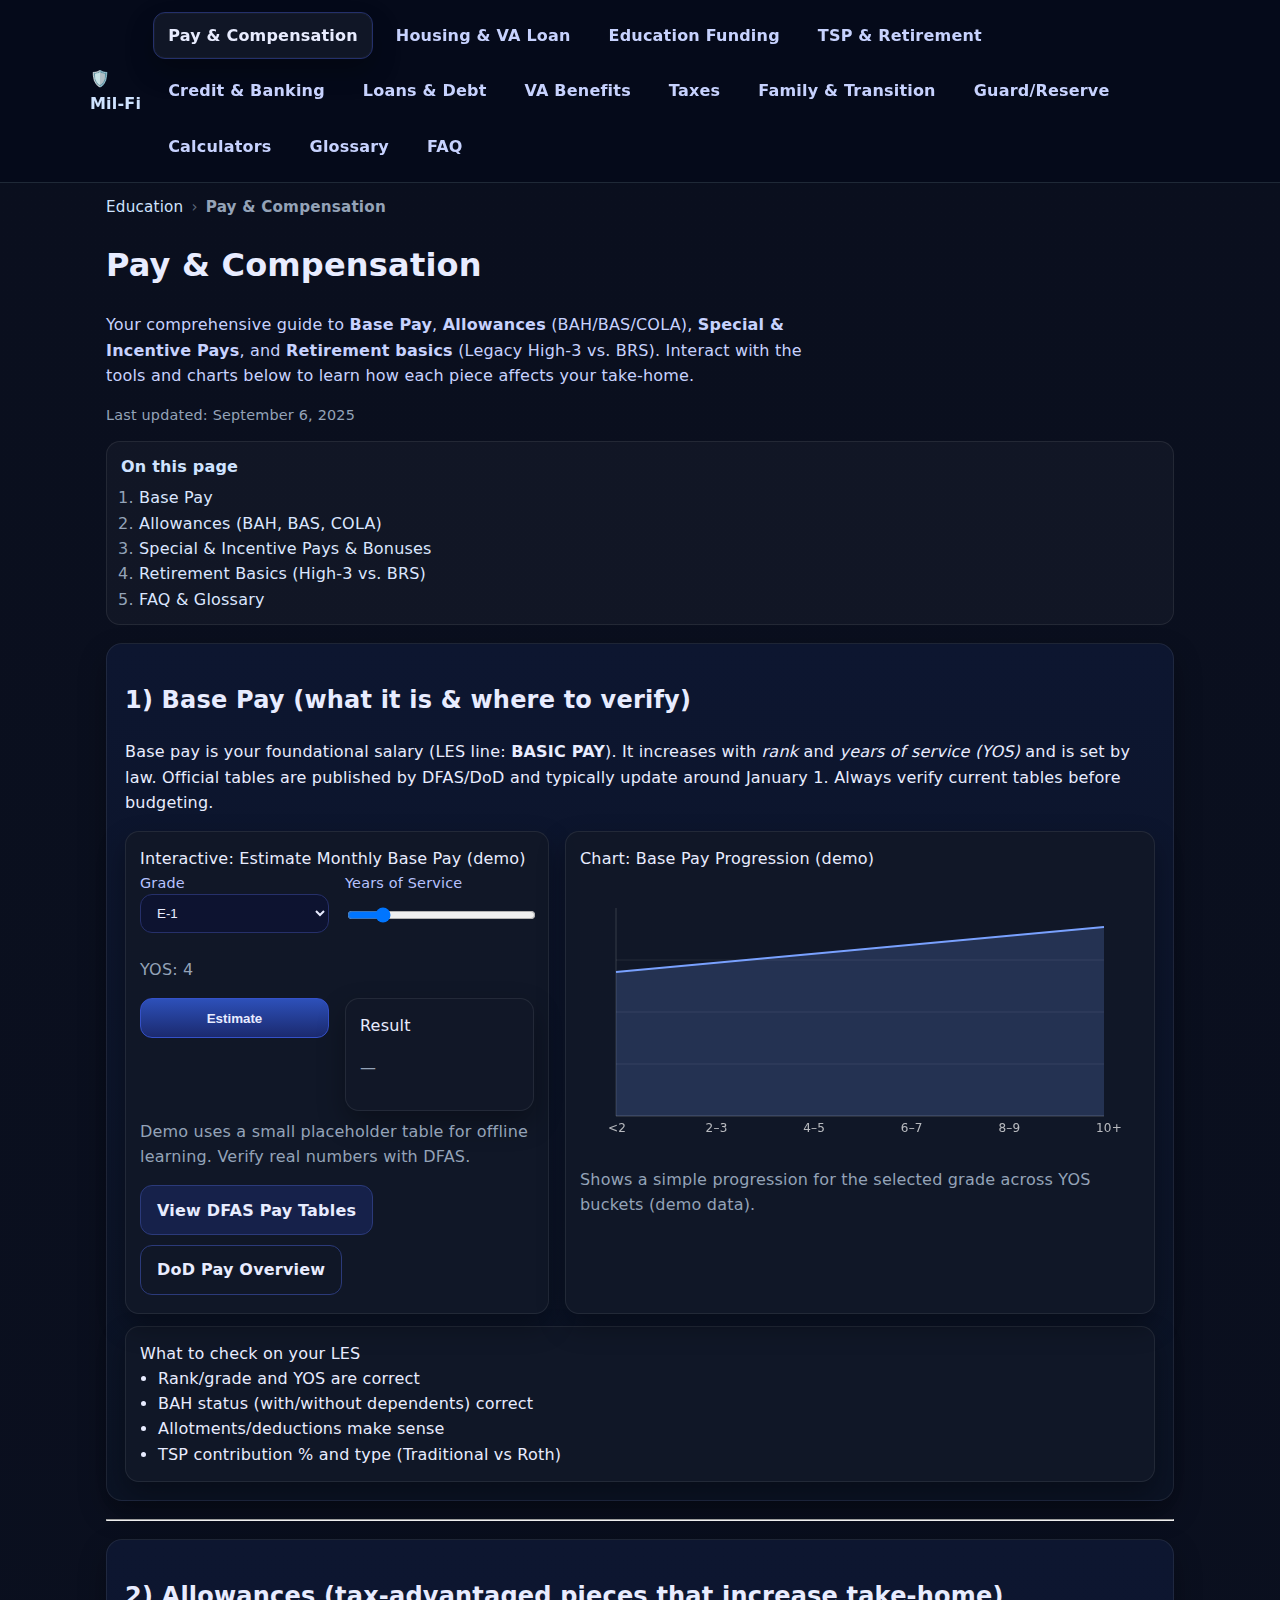
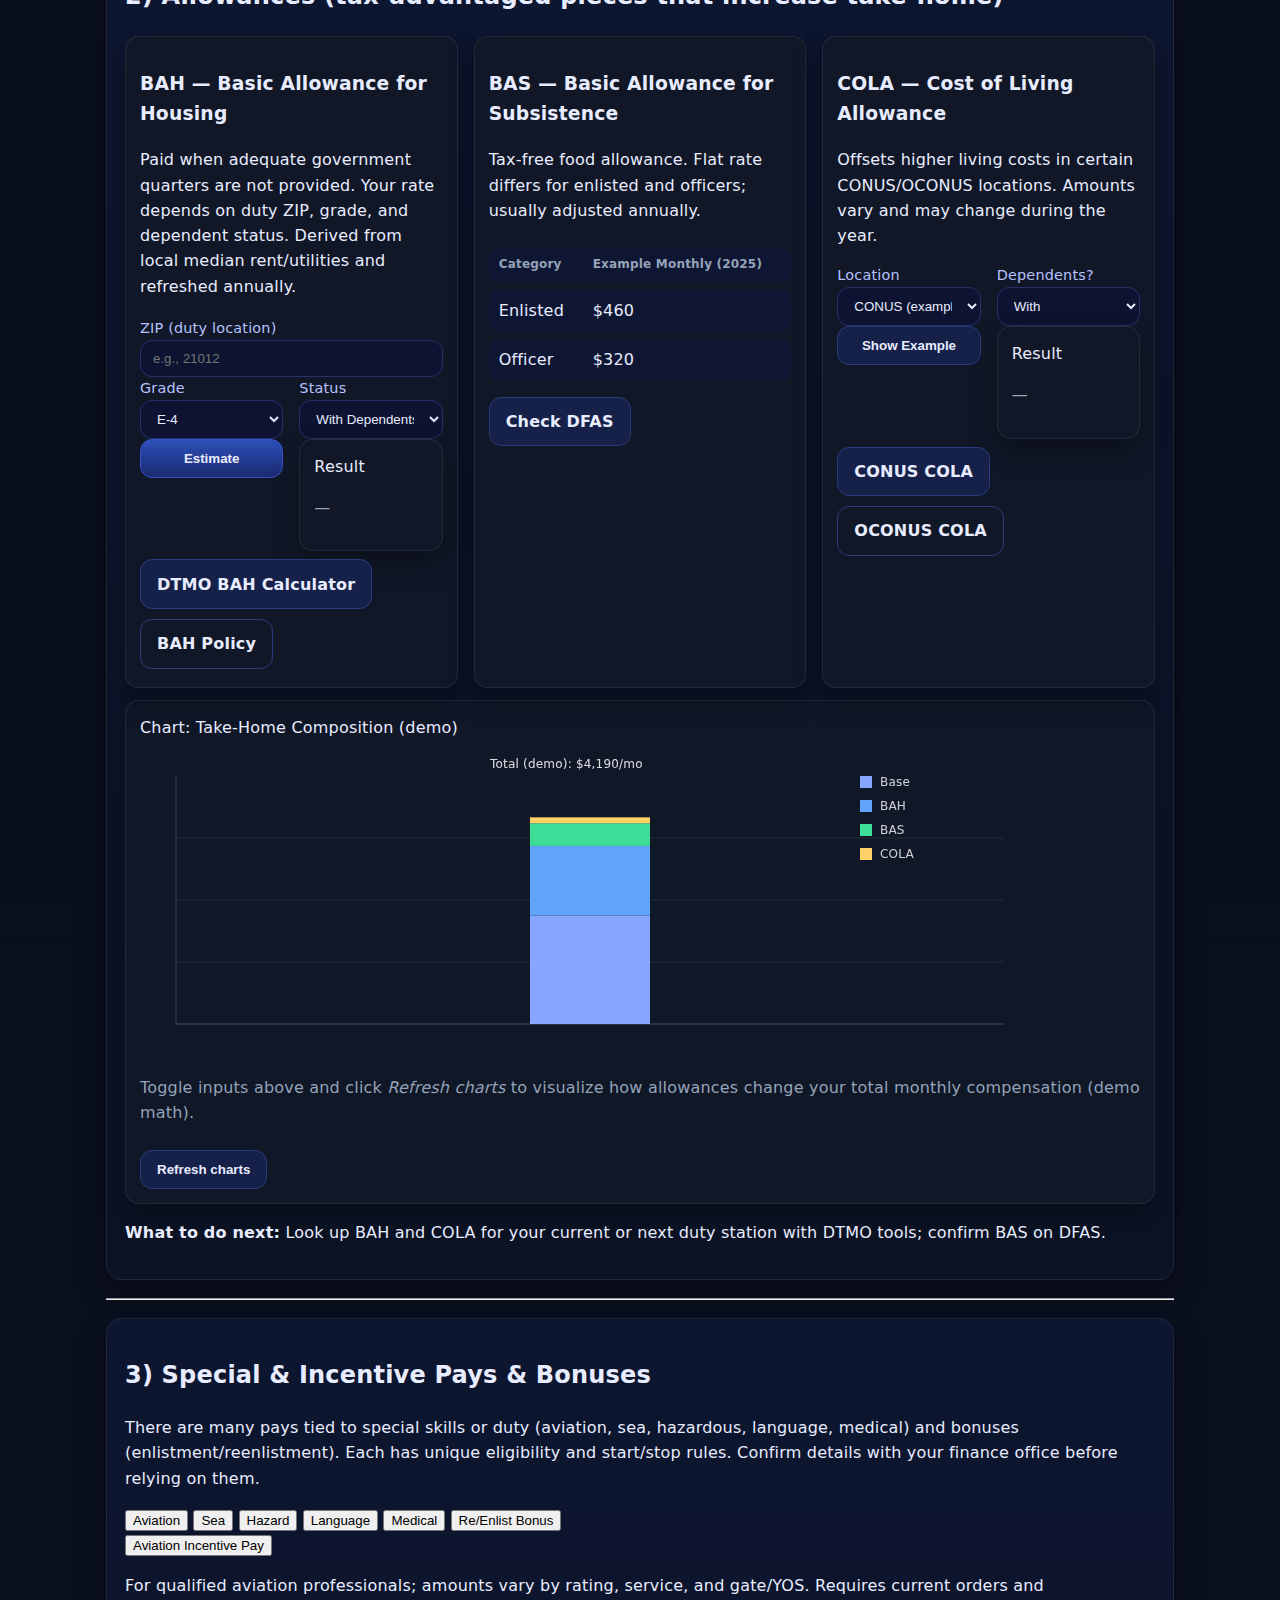
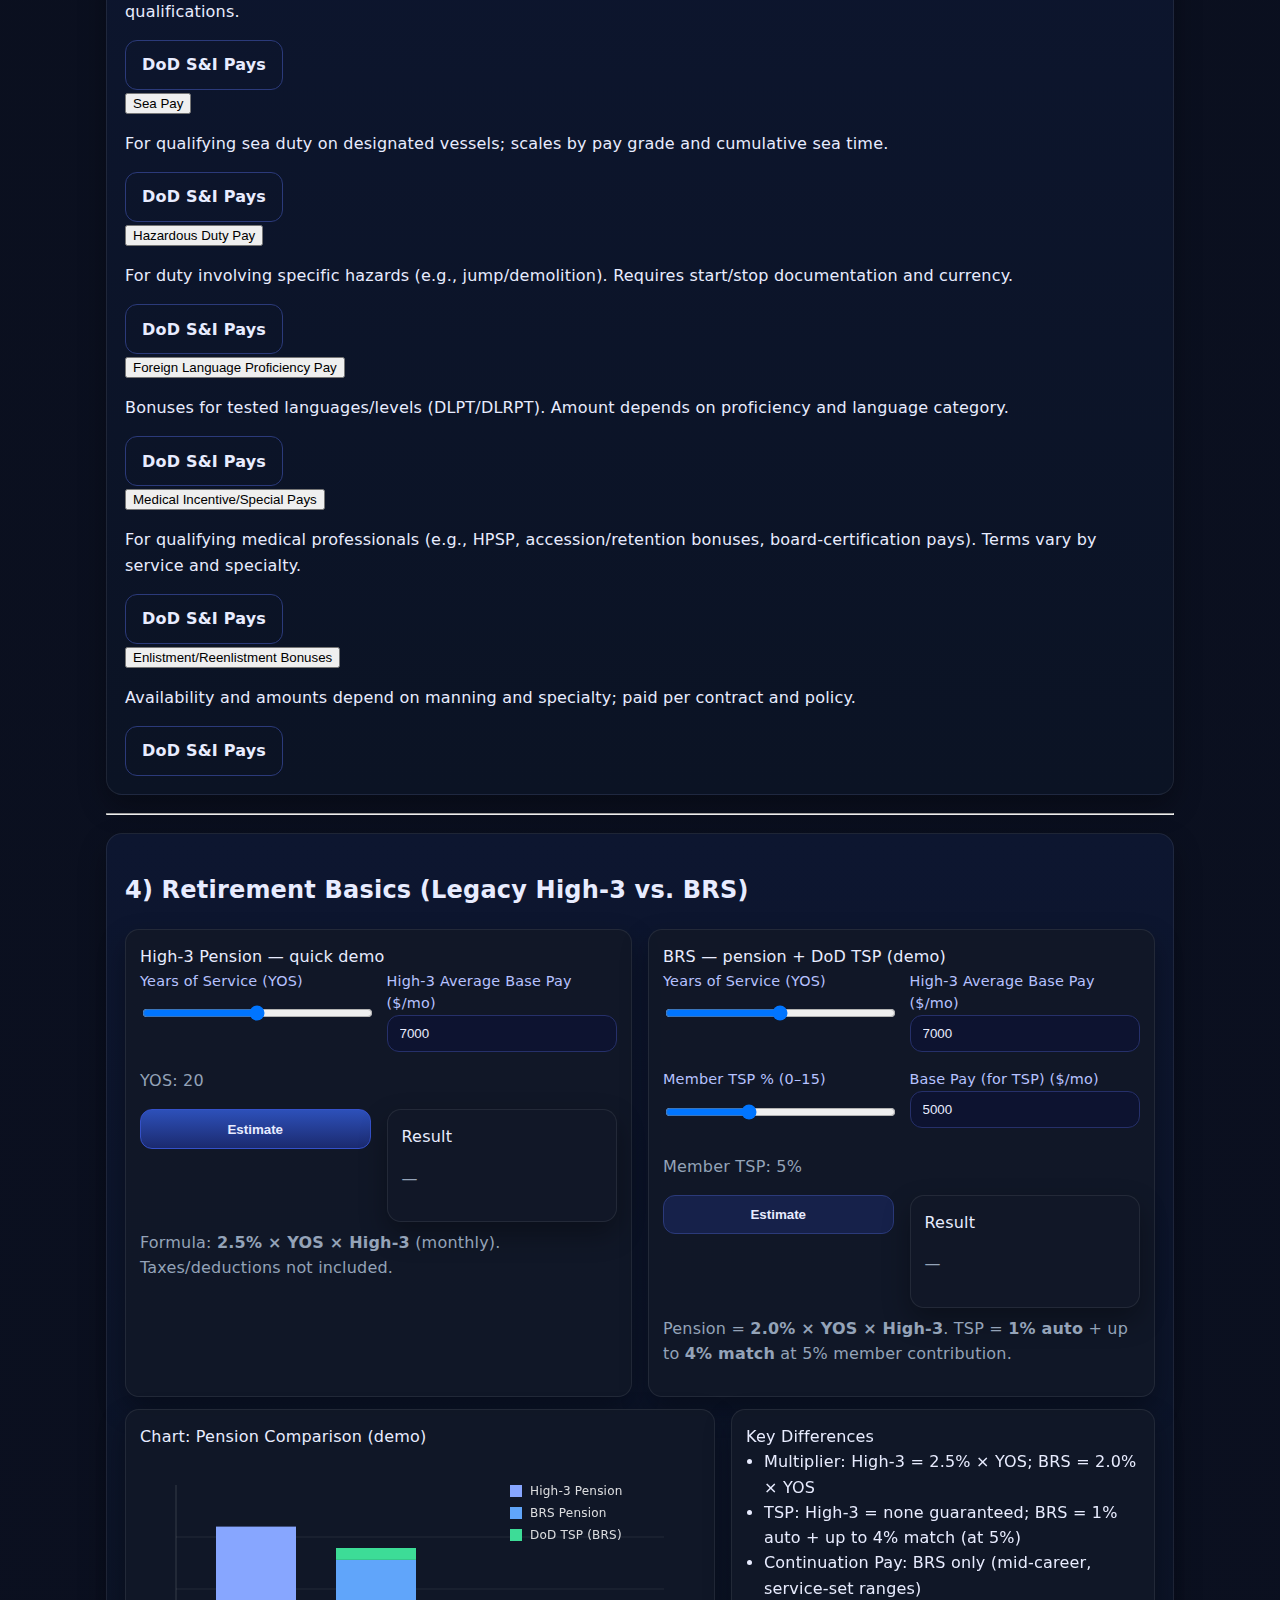
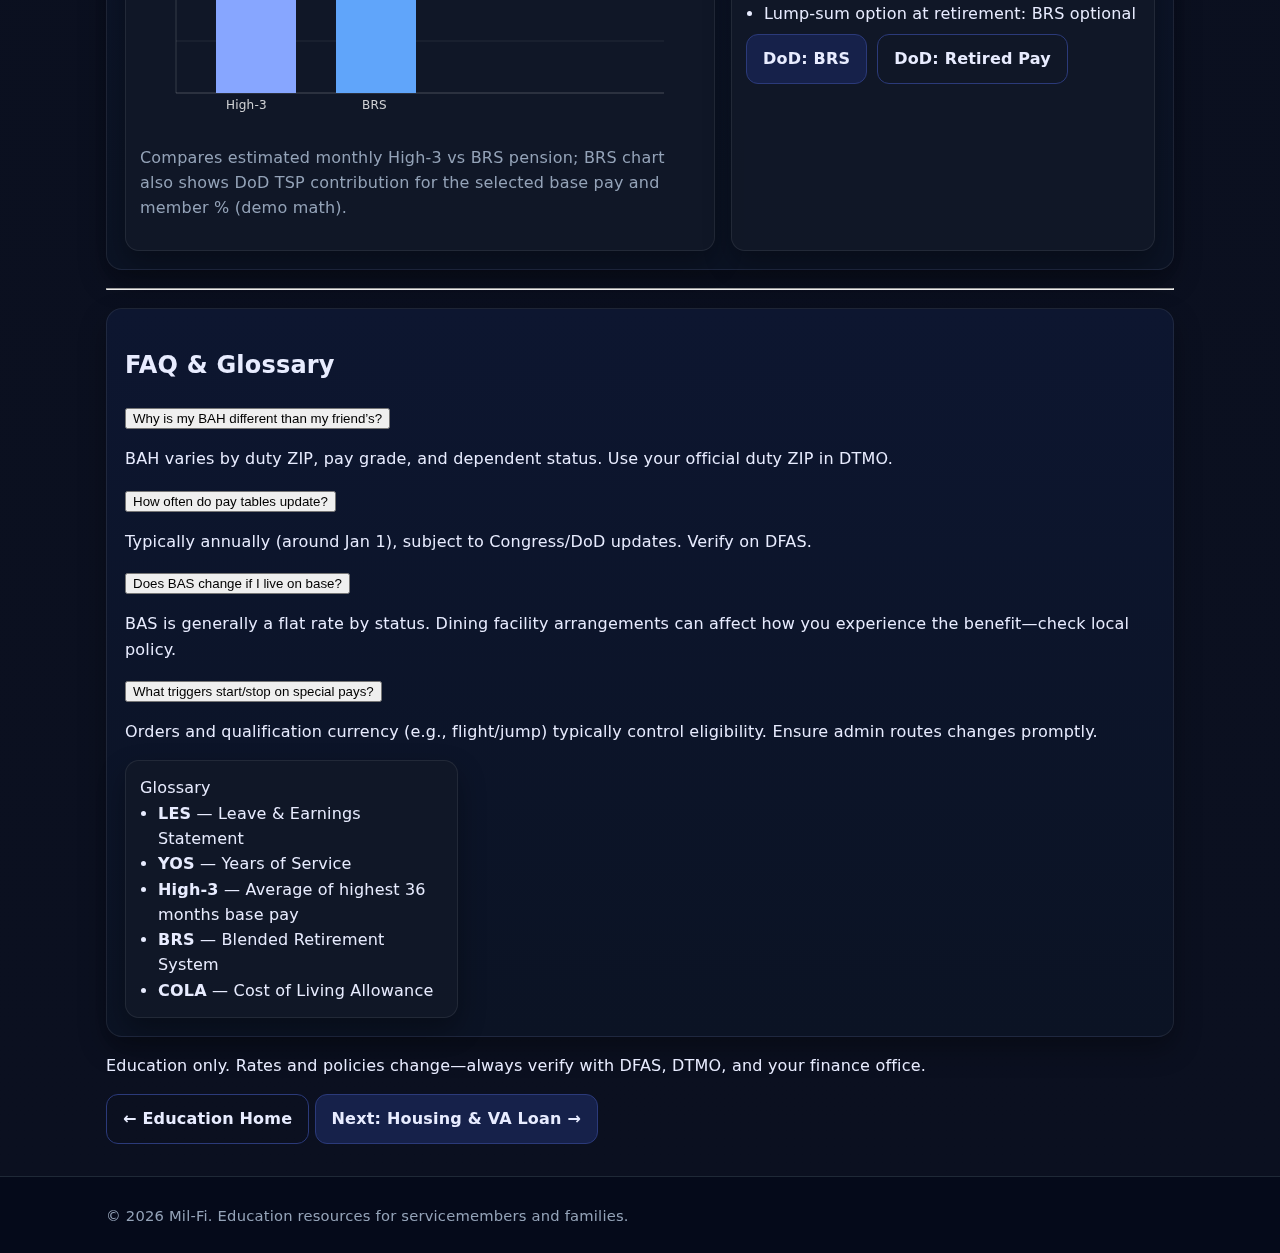
<file: pages/Education/Pay.html>
<!DOCTYPE html>
<html lang="en">
<head>
  <meta charset="utf-8" />
  <meta name="viewport" content="width=device-width, initial-scale=1" />
  <title>Education — Pay & Compensation | Mil‑Fi</title>
  <meta name="description" content="Understand military base pay, allowances (BAH, BAS, COLA), special & incentive pays, and retirement basics (High‑3 vs BRS)." />
  <!-- Global education styles (provided by you) -->
  <link rel="stylesheet" href="edustyle.css" />
</head>
<body class="page-pay">
  <!-- Header / Top Nav -->
  <header class="site-header" role="banner">
    <div class="container header-inner">
      <a class="brand" href="/index.html" aria-label="Mil‑Fi Home">🛡️ Mil‑Fi</a>
      <nav class="edu-nav" aria-label="Education primary">
        <a class="tab active" href="pay.html" aria-current="page">Pay & Compensation</a>
        <a class="tab" href="housing.html">Housing & VA Loan</a>
        <a class="tab" href="education-funding.html">Education Funding</a>
        <a class="tab" href="retirement.html">TSP & Retirement</a>
        <a class="tab" href="credit-banking.html">Credit & Banking</a>
        <a class="tab" href="loans-debt.html">Loans & Debt</a>
        <a class="tab" href="va-benefits.html">VA Benefits</a>
        <a class="tab" href="taxes.html">Taxes</a>
        <a class="tab" href="family-transition.html">Family & Transition</a>
        <a class="tab" href="guard-reserve.html">Guard/Reserve</a>
        <a class="tab" href="calculators.html">Calculators</a>
        <a class="tab" href="glossary.html">Glossary</a>
        <a class="tab" href="faq.html">FAQ</a>
      </nav>
    </div>
  </header>

  <main id="content" class="container" role="main">
    <nav class="breadcrumbs" aria-label="Breadcrumb">
      <a href="education-index.html">Education</a>
      <span aria-hidden="true">›</span>
      <strong>Pay & Compensation</strong>
    </nav>

    <header class="page-head">
      <h1>Pay & Compensation</h1>
      <p class="lede">Your comprehensive guide to <strong>Base Pay</strong>, <strong>Allowances</strong> (BAH/BAS/COLA), <strong>Special & Incentive Pays</strong>, and <strong>Retirement basics</strong> (Legacy High‑3 vs. BRS). Interact with the tools and charts below to learn how each piece affects your take‑home.</p>
      <p class="meta">Last updated: <time datetime="2025-09-06">September 6, 2025</time></p>
    </header>

    <!-- Local TOC -->
    <aside class="toc" aria-label="On this page">
      <h2 class="toc-title">On this page</h2>
      <ol>
        <li><a href="#base-pay">Base Pay</a></li>
        <li><a href="#allowances">Allowances (BAH, BAS, COLA)</a></li>
        <li><a href="#special-pays">Special & Incentive Pays & Bonuses</a></li>
        <li><a href="#retirement">Retirement Basics (High‑3 vs. BRS)</a></li>
        <li><a href="#faq">FAQ & Glossary</a></li>
      </ol>
    </aside>

    <!-- 1) Base Pay -->
    <section id="base-pay" class="edu-section" aria-labelledby="base-pay-h2">
      <h2 id="base-pay-h2">1) Base Pay (what it is & where to verify)</h2>
      <p>Base pay is your foundational salary (LES line: <strong>BASIC PAY</strong>). It increases with <em>rank</em> and <em>years of service (YOS)</em> and is set by law. Official tables are published by DFAS/DoD and typically update around January 1. Always verify current tables before budgeting.</p>

      <div class="grid cols-2">
        <div class="card">
          <div class="head">Interactive: Estimate Monthly Base Pay (demo)</div>
          <div class="grid cols-2">
            <label>Grade
              <select id="bp-grade">
                <optgroup label="Enlisted">
                  <option>E-1</option><option>E-2</option><option>E-3</option><option>E-4</option><option>E-5</option><option>E-6</option><option>E-7</option><option>E-8</option><option>E-9</option>
                </optgroup>
                <optgroup label="Warrant">
                  <option>W-1</option><option>W-2</option><option>W-3</option><option>W-4</option><option>W-5</option>
                </optgroup>
                <optgroup label="Officer">
                  <option>O-1</option><option>O-2</option><option>O-3</option><option>O-4</option><option>O-5</option><option>O-6</option><option>O-7</option><option>O-8</option><option>O-9</option><option>O-10</option>
                </optgroup>
              </select>
            </label>
            <label>Years of Service
              <input id="bp-yos" type="range" min="0" max="40" value="4" />
            </label>
          </div>
          <p class="muted" id="bp-yos-val">YOS: 4</p>
          <div class="grid cols-2" style="align-items:start">
            <button class="btn primary" id="bp-calc">Estimate</button>
            <div class="card" id="bp-result"><div class="head">Result</div><p class="muted">—</p></div>
          </div>
          <p class="muted" style="margin-top:8px">Demo uses a small placeholder table for offline learning. Verify real numbers with DFAS.</p>
          <div class="cta-row">
            <a class="btn" href="https://www.dfas.mil/militarymembers/payentitlements/Pay-Tables/" target="_blank" rel="noopener">View DFAS Pay Tables</a>
            <a class="btn ghost" href="https://militarypay.defense.gov/Pay/" target="_blank" rel="noopener">DoD Pay Overview</a>
          </div>
        </div>

        <div class="card">
          <div class="head">Chart: Base Pay Progression (demo)</div>
          <canvas id="bp-chart" width="560" height="280" aria-label="Line chart of estimated base pay over years of service" role="img"></canvas>
          <p class="muted" style="margin-top:8px">Shows a simple progression for the selected grade across YOS buckets (demo data).</p>
        </div>
      </div>

      <div class="card" style="margin-top:12px">
        <div class="head">What to check on your LES</div>
        <ul style="margin:0; padding-left:18px">
          <li>Rank/grade and YOS are correct</li>
          <li>BAH status (with/without dependents) correct</li>
          <li>Allotments/deductions make sense</li>
          <li>TSP contribution % and type (Traditional vs Roth)</li>
        </ul>
      </div>
    </section>

    <hr class="divider" />

    <!-- 2) Allowances -->
    <section id="allowances" class="edu-section" aria-labelledby="allowances-h2">
      <h2 id="allowances-h2">2) Allowances (tax‑advantaged pieces that increase take‑home)</h2>

      <div class="grid cols-3">
        <article class="card" aria-labelledby="bah-h3">
          <h3 id="bah-h3">BAH — Basic Allowance for Housing</h3>
          <p>Paid when adequate government quarters are not provided. Your rate depends on duty ZIP, grade, and dependent status. Derived from local median rent/utilities and refreshed annually.</p>
          <label>ZIP (duty location)
            <input id="bah-zip" inputmode="numeric" placeholder="e.g., 21012" />
          </label>
          <div class="grid cols-2">
            <label>Grade
              <select id="bah-grade"><option>E-4</option><option>E-5</option><option>E-6</option><option>O-1</option><option>O-3</option></select>
            </label>
            <label>Status
              <select id="bah-dep"><option value="with">With Dependents</option><option value="without">Without Dependents</option></select>
            </label>
          </div>
          <div class="grid cols-2" style="align-items:start">
            <button class="btn primary" id="bah-calc">Estimate</button>
            <div class="card" id="bah-result"><div class="head">Result</div><p class="muted">—</p></div>
          </div>
          <div class="cta-row" style="margin-top:8px">
            <a class="btn" href="https://www.travel.dod.mil/Allowances/Basic-Allowance-for-Housing/BAH-Rate-Lookup/" target="_blank" rel="noopener">DTMO BAH Calculator</a>
            <a class="btn ghost" href="https://militarypay.defense.gov/Pay/Allowances/bah/" target="_blank" rel="noopener">BAH Policy</a>
          </div>
        </article>

        <article class="card" aria-labelledby="bas-h3">
          <h3 id="bas-h3">BAS — Basic Allowance for Subsistence</h3>
          <p>Tax‑free food allowance. Flat rate differs for enlisted and officers; usually adjusted annually.</p>
          <table aria-label="Example BAS (placeholder)">
            <thead><tr><th>Category</th><th>Example Monthly (2025)</th></tr></thead>
            <tbody><tr><td>Enlisted</td><td>$460</td></tr><tr><td>Officer</td><td>$320</td></tr></tbody>
          </table>
          <a class="btn" style="margin-top:8px" href="https://www.dfas.mil/militarymembers/payentitlements/Pay-Tables/" target="_blank" rel="noopener">Check DFAS</a>
        </article>

        <article class="card" aria-labelledby="cola-h3">
          <h3 id="cola-h3">COLA — Cost of Living Allowance</h3>
          <p>Offsets higher living costs in certain CONUS/OCONUS locations. Amounts vary and may change during the year.</p>
          <div class="grid cols-2">
            <label>Location<select id="cola-loc"><option>CONUS (example)</option><option>OCONUS (example)</option></select></label>
            <label>Dependents?<select id="cola-dep"><option>With</option><option>Without</option></select></label>
          </div>
          <div class="grid cols-2" style="align-items:start">
            <button class="btn" id="cola-calc">Show Example</button>
            <div class="card" id="cola-result"><div class="head">Result</div><p class="muted">—</p></div>
          </div>
          <div class="cta-row" style="margin-top:8px">
            <a class="btn" href="https://www.travel.dod.mil/Allowances/CONUS-Cost-of-Living-Allowance/" target="_blank" rel="noopener">CONUS COLA</a>
            <a class="btn ghost" href="https://www.travel.dod.mil/Allowances/Overseas-Cost-of-Living-Allowance/" target="_blank" rel="noopener">OCONUS COLA</a>
          </div>
        </article>
      </div>

      <div class="card" style="margin-top:12px">
        <div class="head">Chart: Take‑Home Composition (demo)</div>
        <canvas id="comp-chart" width="900" height="320" aria-label="Stacked bar chart of base pay + allowances composition" role="img"></canvas>
        <p class="muted" style="margin-top:8px">Toggle inputs above and click <em>Refresh charts</em> to visualize how allowances change your total monthly compensation (demo math).</p>
        <button class="btn" id="refresh-charts" style="margin-top:8px">Refresh charts</button>
      </div>

      <p class="next-step"><strong>What to do next:</strong> Look up BAH and COLA for your current or next duty station with DTMO tools; confirm BAS on DFAS.</p>
    </section>

    <hr class="divider" />

    <!-- 3) Special & Incentive Pays -->
    <section id="special-pays" class="edu-section" aria-labelledby="special-pays-h2">
      <h2 id="special-pays-h2">3) Special & Incentive Pays & Bonuses</h2>
      <p>There are many pays tied to special skills or duty (aviation, sea, hazardous, language, medical) and bonuses (enlistment/reenlistment). Each has unique eligibility and start/stop rules. Confirm details with your finance office before relying on them.</p>

      <div class="chips" role="group" aria-label="Filter pay categories">
        <button class="chip" data-tag="aviation">Aviation</button>
        <button class="chip" data-tag="sea">Sea</button>
        <button class="chip" data-tag="hazard">Hazard</button>
        <button class="chip" data-tag="language">Language</button>
        <button class="chip" data-tag="medical">Medical</button>
        <button class="chip" data-tag="bonus">Re/Enlist Bonus</button>
      </div>

      <div class="acc" id="pay-acc">
        <div class="acc-item" data-tags="aviation"><button class="acc-btn">Aviation Incentive Pay</button><div class="acc-panel"><p>For qualified aviation professionals; amounts vary by rating, service, and gate/YOS. Requires current orders and qualifications.</p><a class="btn ghost" href="https://militarypay.defense.gov/Pay/Special-and-Incentive-Pays/" target="_blank" rel="noopener">DoD S&I Pays</a></div></div>
        <div class="acc-item" data-tags="sea"><button class="acc-btn">Sea Pay</button><div class="acc-panel"><p>For qualifying sea duty on designated vessels; scales by pay grade and cumulative sea time.</p><a class="btn ghost" href="https://militarypay.defense.gov/Pay/Special-and-Incentive-Pays/" target="_blank" rel="noopener">DoD S&I Pays</a></div></div>
        <div class="acc-item" data-tags="hazard"><button class="acc-btn">Hazardous Duty Pay</button><div class="acc-panel"><p>For duty involving specific hazards (e.g., jump/demolition). Requires start/stop documentation and currency.</p><a class="btn ghost" href="https://militarypay.defense.gov/Pay/Special-and-Incentive-Pays/" target="_blank" rel="noopener">DoD S&I Pays</a></div></div>
        <div class="acc-item" data-tags="language"><button class="acc-btn">Foreign Language Proficiency Pay</button><div class="acc-panel"><p>Bonuses for tested languages/levels (DLPT/DLRPT). Amount depends on proficiency and language category.</p><a class="btn ghost" href="https://militarypay.defense.gov/Pay/Special-and-Incentive-Pays/" target="_blank" rel="noopener">DoD S&I Pays</a></div></div>
        <div class="acc-item" data-tags="medical"><button class="acc-btn">Medical Incentive/Special Pays</button><div class="acc-panel"><p>For qualifying medical professionals (e.g., HPSP, accession/retention bonuses, board‑certification pays). Terms vary by service and specialty.</p><a class="btn ghost" href="https://militarypay.defense.gov/Pay/Special-and-Incentive-Pays/" target="_blank" rel="noopener">DoD S&I Pays</a></div></div>
        <div class="acc-item" data-tags="bonus"><button class="acc-btn">Enlistment/Reenlistment Bonuses</button><div class="acc-panel"><p>Availability and amounts depend on manning and specialty; paid per contract and policy.</p><a class="btn ghost" href="https://militarypay.defense.gov/Pay/Special-and-Incentive-Pays/" target="_blank" rel="noopener">DoD S&I Pays</a></div></div>
      </div>
    </section>

    <hr class="divider" />

    <!-- 4) Retirement Basics -->
    <section id="retirement" class="edu-section" aria-labelledby="retirement-h2">
      <h2 id="retirement-h2">4) Retirement Basics (Legacy High‑3 vs. BRS)</h2>

      <div class="grid cols-2">
        <div class="card">
          <div class="head">High‑3 Pension — quick demo</div>
          <div class="grid cols-2">
            <label>Years of Service (YOS)
              <input id="h3-yos" type="range" min="0" max="40" value="20" />
            </label>
            <label>High‑3 Average Base Pay ($/mo)
              <input id="h3-high" type="number" min="0" value="7000" />
            </label>
          </div>
          <p class="muted" id="h3-yos-val">YOS: 20</p>
          <div class="grid cols-2" style="align-items:start">
            <button class="btn primary" id="h3-calc">Estimate</button>
            <div class="card" id="h3-result"><div class="head">Result</div><p class="muted">—</p></div>
          </div>
          <p class="muted" style="margin-top:8px">Formula: <strong>2.5% × YOS × High‑3</strong> (monthly). Taxes/deductions not included.</p>
        </div>

        <div class="card">
          <div class="head">BRS — pension + DoD TSP (demo)</div>
          <div class="grid cols-2">
            <label>Years of Service (YOS)
              <input id="brs-yos" type="range" min="0" max="40" value="20" />
            </label>
            <label>High‑3 Average Base Pay ($/mo)
              <input id="brs-high" type="number" min="0" value="7000" />
            </label>
            <label>Member TSP % (0–15)
              <input id="brs-mem" type="range" min="0" max="15" value="5" />
            </label>
            <label>Base Pay (for TSP) ($/mo)
              <input id="brs-base" type="number" min="0" value="5000" />
            </label>
          </div>
          <p class="muted" id="brs-mem-val">Member TSP: 5%</p>
          <div class="grid cols-2" style="align-items:start">
            <button class="btn" id="brs-calc">Estimate</button>
            <div class="card" id="brs-result"><div class="head">Result</div><p class="muted">—</p></div>
          </div>
          <p class="muted" style="margin-top:8px">Pension = <strong>2.0% × YOS × High‑3</strong>. TSP = <strong>1% auto</strong> + up to <strong>4% match</strong> at 5% member contribution.</p>
        </div>
      </div>

      <div class="grid cols-2" style="margin-top:12px">
        <div class="card">
          <div class="head">Chart: Pension Comparison (demo)</div>
          <canvas id="ret-chart" width="560" height="280" aria-label="Bar chart comparing High-3 vs BRS monthly pension + DoD TSP" role="img"></canvas>
          <p class="muted" style="margin-top:8px">Compares estimated monthly High‑3 vs BRS pension; BRS chart also shows DoD TSP contribution for the selected base pay and member % (demo math).</p>
        </div>
        <div class="card">
          <div class="head">Key Differences</div>
          <ul style="margin:0; padding-left:18px">
            <li>Multiplier: High‑3 = 2.5% × YOS; BRS = 2.0% × YOS</li>
            <li>TSP: High‑3 = none guaranteed; BRS = 1% auto + up to 4% match (at 5%)</li>
            <li>Continuation Pay: BRS only (mid‑career, service‑set ranges)</li>
            <li>Lump‑sum option at retirement: BRS optional</li>
          </ul>
          <div class="cta-row" style="margin-top:8px">
            <a class="btn" href="https://militarypay.defense.gov/BlendedRetirement/" target="_blank" rel="noopener">DoD: BRS</a>
            <a class="btn ghost" href="https://militarypay.defense.gov/Benefits/Retired-Pay/" target="_blank" rel="noopener">DoD: Retired Pay</a>
          </div>
        </div>
      </div>
    </section>

    <hr class="divider" />

    <section id="faq" class="edu-section" aria-labelledby="faq-h2">
      <h2 id="faq-h2">FAQ & Glossary</h2>
      <div class="acc" style="margin-top:8px">
        <div class="acc-item"><button class="acc-btn">Why is my BAH different than my friend’s?</button><div class="acc-panel"><p>BAH varies by duty ZIP, pay grade, and dependent status. Use your official duty ZIP in DTMO.</p></div></div>
        <div class="acc-item"><button class="acc-btn">How often do pay tables update?</button><div class="acc-panel"><p>Typically annually (around Jan 1), subject to Congress/DoD updates. Verify on DFAS.</p></div></div>
        <div class="acc-item"><button class="acc-btn">Does BAS change if I live on base?</button><div class="acc-panel"><p>BAS is generally a flat rate by status. Dining facility arrangements can affect how you experience the benefit—check local policy.</p></div></div>
        <div class="acc-item"><button class="acc-btn">What triggers start/stop on special pays?</button><div class="acc-panel"><p>Orders and qualification currency (e.g., flight/jump) typically control eligibility. Ensure admin routes changes promptly.</p></div></div>
      </div>
      <div class="grid cols-3" style="margin-top:12px">
        <div class="card"><div class="head">Glossary</div>
          <ul style="margin:0; padding-left:18px">
            <li><strong>LES</strong> — Leave & Earnings Statement</li>
            <li><strong>YOS</strong> — Years of Service</li>
            <li><strong>High‑3</strong> — Average of highest 36 months base pay</li>
            <li><strong>BRS</strong> — Blended Retirement System</li>
            <li><strong>COLA</strong> — Cost of Living Allowance</li>
          </ul>
        </div>
      </div>
    </section>

    <section class="page-foot">
      <p class="disclaimer">Education only. Rates and policies change—always verify with DFAS, DTMO, and your finance office.</p>
      <nav class="next-prev" aria-label="Next/previous in Education">
        <a class="btn ghost" href="education-index.html">← Education Home</a>
        <a class="btn" href="housing.html">Next: Housing & VA Loan →</a>
      </nav>
    </section>
  </main>

  <footer class="site-footer">
    <div class="container">
      <p>© <span id="year"></span> Mil‑Fi. Education resources for servicemembers and families.</p>
    </div>
  </footer>

  <script>
    // --------------------------------------------------------
    // Small UI helpers (no external libs)
    // --------------------------------------------------------
    const prefersReduced = window.matchMedia('(prefers-reduced-motion: reduce)').matches;
    document.getElementById('year').textContent = new Date().getFullYear();

    // Toggle accordions
    document.querySelectorAll('.acc').forEach(acc => {
      acc.addEventListener('click', (e) => {
        const btn = e.target.closest('.acc-btn');
        if (!btn) return;
        btn.parentElement.classList.toggle('open');
      });
    });

    // TOC active highlight
    (function(){
      const toc = document.querySelector('.toc');
      const links = toc ? Array.from(toc.querySelectorAll('a[href^="#"]')) : [];
      const secs = links.map(a => document.getElementById(a.getAttribute('href').slice(1))).filter(Boolean);
      if ('IntersectionObserver' in window && secs.length){
        const byId = new Map(links.map(a => [a.getAttribute('href').slice(1), a]));
        const obs = new IntersectionObserver((entries)=>{
          entries.forEach(entry => {
            const l = byId.get(entry.target.id);
            if (!l) return;
            if (entry.isIntersecting){ links.forEach(x => x.classList.remove('is-active')); l.classList.add('is-active'); }
          });
        }, { rootMargin:'-40% 0px -55% 0px', threshold:0.01 });
        secs.forEach(s => obs.observe(s));
      }
    })();

    // --------------------------------------------------------
    // Demo data + calculators (placeholder math for offline use)
    // --------------------------------------------------------
    const SAMPLE_BASE_PAY = {
      'E-1':[2000,2100,2200,2300,2400,2500], 'E-2':[2150,2250,2350,2450,2550,2650],
      'E-3':[2300,2450,2600,2750,2900,3050], 'E-4':[2700,2850,3000,3150,3300,3450],
      'E-5':[3200,3400,3600,3800,4000,4200], 'E-6':[3700,3950,4200,4450,4700,4950],
      'E-7':[4200,4450,4700,4950,5200,5450], 'E-8':[4900,5150,5400,5650,5900,6150],
      'E-9':[5700,6000,6300,6600,6900,7200],
      'W-1':[4200,4450,4700,4950,5200,5450], 'W-2':[4700,4950,5200,5450,5700,5950],
      'W-3':[5500,5800,6100,6400,6700,7000], 'W-4':[6400,6700,7000,7300,7600,7900], 'W-5':[7600,7950,8300,8650,9000,9350],
      'O-1':[3800,4000,4200,4400,4600,4800], 'O-2':[4600,4850,5100,5350,5600,5850],
      'O-3':[6000,6300,6600,6900,7200,7500], 'O-4':[7200,7500,7800,8100,8400,8700],
      'O-5':[8300,8650,9000,9350,9700,10050], 'O-6':[9200,9600,10000,10400,10800,11200],
      'O-7':[10500,11000,11500,12000,12500,13000]
    };
    const YOS_BUCKET = (y)=> y<2?0:y<4?1:y<6?2:y<8?3:y<10?4:5;

    const bpGrade = document.getElementById('bp-grade');
    const bpYos = document.getElementById('bp-yos');
    const bpYosVal = document.getElementById('bp-yos-val');
    const bpBtn = document.getElementById('bp-calc');
    const bpOut = document.querySelector('#bp-result p');
    bpYos.addEventListener('input', ()=>{ bpYosVal.textContent = `YOS: ${bpYos.value}`; });
    bpBtn.addEventListener('click', ()=>{
      const table = SAMPLE_BASE_PAY[bpGrade.value] || [3500,3700,3900,4100,4300,4500];
      const est = table[YOS_BUCKET(parseInt(bpYos.value,10))];
      bpOut.textContent = `Estimated Monthly Base Pay (demo): $${est.toLocaleString()}`;
      drawBasePayChart(bpGrade.value);
    });

    // BAH estimate (very rough placeholder)
    function bahEstimate(zip, grade, dep){
      const z = parseInt(String(zip).replace(/\D/g,''),10);
      if (!z || String(zip).length < 3) return 0;
      const base = 900 + (z % 600);
      const gradeBump = /O-/.test(grade)? 900 : /E-[5-9]/.test(grade)? 400 : /E-[34]/.test(grade)? 200 : 100;
      const depBump = dep==='with' ? 300 : 0;
      return Math.round((base+gradeBump+depBump)/10)*10;
    }
    const bahZip = document.getElementById('bah-zip');
    const bahGrade = document.getElementById('bah-grade');
    const bahDep = document.getElementById('bah-dep');
    const bahBtn = document.getElementById('bah-calc');
    const bahOut = document.querySelector('#bah-result p');
    bahBtn.addEventListener('click', ()=>{
      const est = bahEstimate(bahZip.value, bahGrade.value, bahDep.value);
      bahOut.textContent = est? `Demo estimate: ~$${est.toLocaleString()} / mo` : 'Enter a valid ZIP (3–5 digits)';
    });

    // COLA placeholder
    const colaLoc = document.getElementById('cola-loc');
    const colaDep = document.getElementById('cola-dep');
    const colaBtn = document.getElementById('cola-calc');
    const colaOut = document.querySelector('#cola-result p');
    colaBtn && colaBtn.addEventListener('click', ()=>{
      const amt = colaLoc.value.includes('OCONUS') ? (colaDep.value.includes('With')? 450: 320) : (colaDep.value.includes('With')? 120: 90);
      colaOut.textContent = `Demo example: ~$${amt} / mo`;
    });

    // --------------------------------------------------------
    // Charts (Canvas 2D) — tiny helpers
    // --------------------------------------------------------
    function px(n){ return Math.round(n); }
    function drawAxes(ctx, w, h, pad){
      ctx.strokeStyle = 'rgba(255,255,255,.16)';
      ctx.lineWidth = 1;
      ctx.beginPath();
      ctx.moveTo(pad, h-pad);
      ctx.lineTo(w-pad, h-pad);
      ctx.moveTo(pad, h-pad);
      ctx.lineTo(pad, pad);
      ctx.stroke();
    }
    function drawGrid(ctx, w, h, pad){
      ctx.strokeStyle = 'rgba(255,255,255,.08)';
      ctx.lineWidth = 1;
      const rows = 4;
      for(let i=1;i<=rows;i++){
        const y = pad + ((h-2*pad) * i/rows);
        ctx.beginPath(); ctx.moveTo(pad, y); ctx.lineTo(w-pad, y); ctx.stroke();
      }
    }

    // Base Pay line chart by YOS buckets for the selected grade
    function drawBasePayChart(grade){
      const cvs = document.getElementById('bp-chart');
      if (!cvs) return;
      const ctx = cvs.getContext('2d');
      const w = cvs.width, h = cvs.height, pad = 36;
      ctx.clearRect(0,0,w,h);
      drawAxes(ctx,w,h,pad); drawGrid(ctx,w,h,pad);
      const vals = SAMPLE_BASE_PAY[grade] || [3500,3700,3900,4100,4300,4500];
      const max = Math.max(...vals) * 1.1;
      // Plot
      ctx.lineWidth = 2; ctx.strokeStyle = '#7aa2ff'; ctx.fillStyle = 'rgba(122,162,255,.2)';
      ctx.beginPath();
      vals.forEach((v,i)=>{
        const x = pad + i * ((w-2*pad)/(vals.length-1));
        const y = h - pad - (v/max)*(h-2*pad);
        if (i===0) ctx.moveTo(x,y); else ctx.lineTo(x,y);
      });
      ctx.stroke();
      // Fill under line
      ctx.lineTo(w-pad, h-pad); ctx.lineTo(pad, h-pad); ctx.closePath(); ctx.fill();
      // X labels
      ctx.fillStyle = 'rgba(255,255,255,.7)'; ctx.font = '12px system-ui';
      const labels = ['<2','2–3','4–5','6–7','8–9','10+'];
      labels.forEach((t,i)=>{
        const x = pad + i * ((w-2*pad)/(labels.length-1));
        ctx.fillText(t, x-8, h-pad+16);
      });
    }

    // Composition stacked bar (Base / BAH / BAS / COLA)
    function drawCompChart(){
      const cvs = document.getElementById('comp-chart'); if(!cvs) return;
      const ctx = cvs.getContext('2d'); const w=cvs.width, h=cvs.height, pad=36;
      ctx.clearRect(0,0,w,h); drawAxes(ctx,w,h,pad); drawGrid(ctx,w,h,pad);
      // Gather demo numbers
      const grade = bpGrade.value; const yos = parseInt(bpYos.value,10);
      const baseArr = SAMPLE_BASE_PAY[grade] || [3500,3700,3900,4100,4300,4500];
      const base = baseArr[YOS_BUCKET(yos)];
      const bah = bahEstimate(bahZip.value||'21012', bahGrade.value||'E-4', bahDep.value||'with');
      const bas = (/O-/.test(grade)? 320: 460); // demo
      const cola = (colaLoc.value||'CONUS').includes('OCONUS') ? (colaDep.value.includes('With')? 450: 320) : (colaDep.value.includes('With')? 120: 90);
      const parts = [base, bah, bas, cola];
      const colors = ['#87a6ff','#60a5fa','#3ddc97','#ffd166'];
      const labels = ['Base','BAH','BAS','COLA'];
      const total = parts.reduce((a,b)=>a+b,0); const max = total*1.2;

      // Single stacked bar in middle
      const barW = 120; const x = (w-barW)/2; let y = h-pad;
      parts.forEach((val,i)=>{
        const height = (val/max)*(h-2*pad);
        y -= height; ctx.fillStyle = colors[i]; ctx.fillRect(x, y, barW, height);
      });
      // Legend + labels
      ctx.fillStyle = 'rgba(255,255,255,.85)'; ctx.font='12px system-ui';
      ctx.fillText(`Total (demo): $${Math.round(total).toLocaleString()}/mo`, x-40, pad-8);
      labels.forEach((t,i)=>{ ctx.fillStyle = colors[i]; ctx.fillRect(w-180, pad+ i*24, 12,12); ctx.fillStyle = 'rgba(255,255,255,.8)'; ctx.fillText(`${t}`, w-160, pad+ i*24 + 10); });
    }

    // Retirement comparison chart
    function drawRetChart(){
      const cvs = document.getElementById('ret-chart'); if(!cvs) return;
      const ctx = cvs.getContext('2d'); const w=cvs.width, h=cvs.height, pad=36;
      ctx.clearRect(0,0,w,h); drawAxes(ctx,w,h,pad); drawGrid(ctx,w,h,pad);
      const yos = +document.getElementById('h3-yos').value || 0;
      const high3 = +document.getElementById('h3-high').value || 0;
      const brsY = +document.getElementById('brs-yos').value || 0;
      const brsHigh = +document.getElementById('brs-high').value || 0;
      const memPct = Math.max(0, Math.min(15, +document.getElementById('brs-mem').value || 0));
      const base = +document.getElementById('brs-base').value || 0;
      const high3Pension = 0.025 * yos * high3;
      const brsPension = 0.02 * brsY * brsHigh;
      const dodPct = 0.01 + Math.min(0.04, memPct/100); // 1% auto + up to 4% match
      const dodMonthly = base * dodPct;
      // Bars
      const barW = 80; const gap = 40; const startX = pad + 40; const ground = h - pad;
      const max = Math.max(high3Pension, brsPension + dodMonthly) * 1.25 || 1;
      // High-3 bar
      let x = startX; let height = (high3Pension/max)*(h-2*pad);
      ctx.fillStyle = '#87a6ff'; ctx.fillRect(x, ground - height, barW, height);
      ctx.fillStyle = 'rgba(255,255,255,.8)'; ctx.font='12px system-ui'; ctx.fillText('High‑3', x+10, ground+16);
      // BRS bar (stacked: pension + DoD TSP)
      x += barW + gap;
      const h1 = (brsPension/max)*(h-2*pad); const h2 = (dodMonthly/max)*(h-2*pad);
      ctx.fillStyle = '#60a5fa'; ctx.fillRect(x, ground - h1, barW, h1); // pension
      ctx.fillStyle = '#3ddc97'; ctx.fillRect(x, ground - h1 - h2, barW, h2); // DoD TSP
      ctx.fillStyle = 'rgba(255,255,255,.8)'; ctx.fillText('BRS', x+26, ground+16);
      // Legend
      ctx.fillStyle = '#87a6ff'; ctx.fillRect(w-190, pad, 12,12); ctx.fillStyle='rgba(255,255,255,.85)'; ctx.fillText('High‑3 Pension', w-170, pad+10);
      ctx.fillStyle = '#60a5fa'; ctx.fillRect(w-190, pad+22, 12,12); ctx.fillStyle='rgba(255,255,255,.85)'; ctx.fillText('BRS Pension', w-170, pad+32);
      ctx.fillStyle = '#3ddc97'; ctx.fillRect(w-190, pad+44, 12,12); ctx.fillStyle='rgba(255,255,255,.85)'; ctx.fillText('DoD TSP (BRS)', w-170, pad+54);
    }

    // Refresh all charts on click
    document.getElementById('refresh-charts').addEventListener('click', ()=>{
      drawBasePayChart(bpGrade.value); drawCompChart(); drawRetChart();
    });

    // Initial draws
    drawBasePayChart('E-5'); drawCompChart(); drawRetChart();

    // Retirement calculators output
    document.getElementById('h3-calc').addEventListener('click', ()=>{
      const yos = +document.getElementById('h3-yos').value || 0;
      const high = +document.getElementById('h3-high').value || 0;
      const pct = 0.025 * yos; const monthly = pct * high;
      document.querySelector('#h3-result p').textContent = `≈ ${Math.round(pct*100)}% of High‑3 → ~$${monthly.toLocaleString()}/mo (demo)`;
      drawRetChart();
    });
    document.getElementById('h3-yos').addEventListener('input', e=>{ document.getElementById('h3-yos-val').textContent = `YOS: ${e.target.value}`; });

    document.getElementById('brs-calc').addEventListener('click', ()=>{
      const yos = +document.getElementById('brs-yos').value || 0;
      const high = +document.getElementById('brs-high').value || 0;
      const memPct = Math.max(0, Math.min(15, +document.getElementById('brs-mem').value || 0));
      const base = +document.getElementById('brs-base').value || 0;
      const pension = 0.02 * yos * high;
      const dodPct = 0.01 + Math.min(0.04, memPct/100);
      const dodMonthly = base * dodPct;
      document.querySelector('#brs-result p').textContent = `Pension (demo): ~$${pension.toLocaleString()}/mo + DoD TSP est: ~$${dodMonthly.toLocaleString()}/mo`;
      document.getElementById('brs-mem-val').textContent = `Member TSP: ${memPct}%`;
      drawRetChart();
    });
  </script>
</body>
</html>
</file>
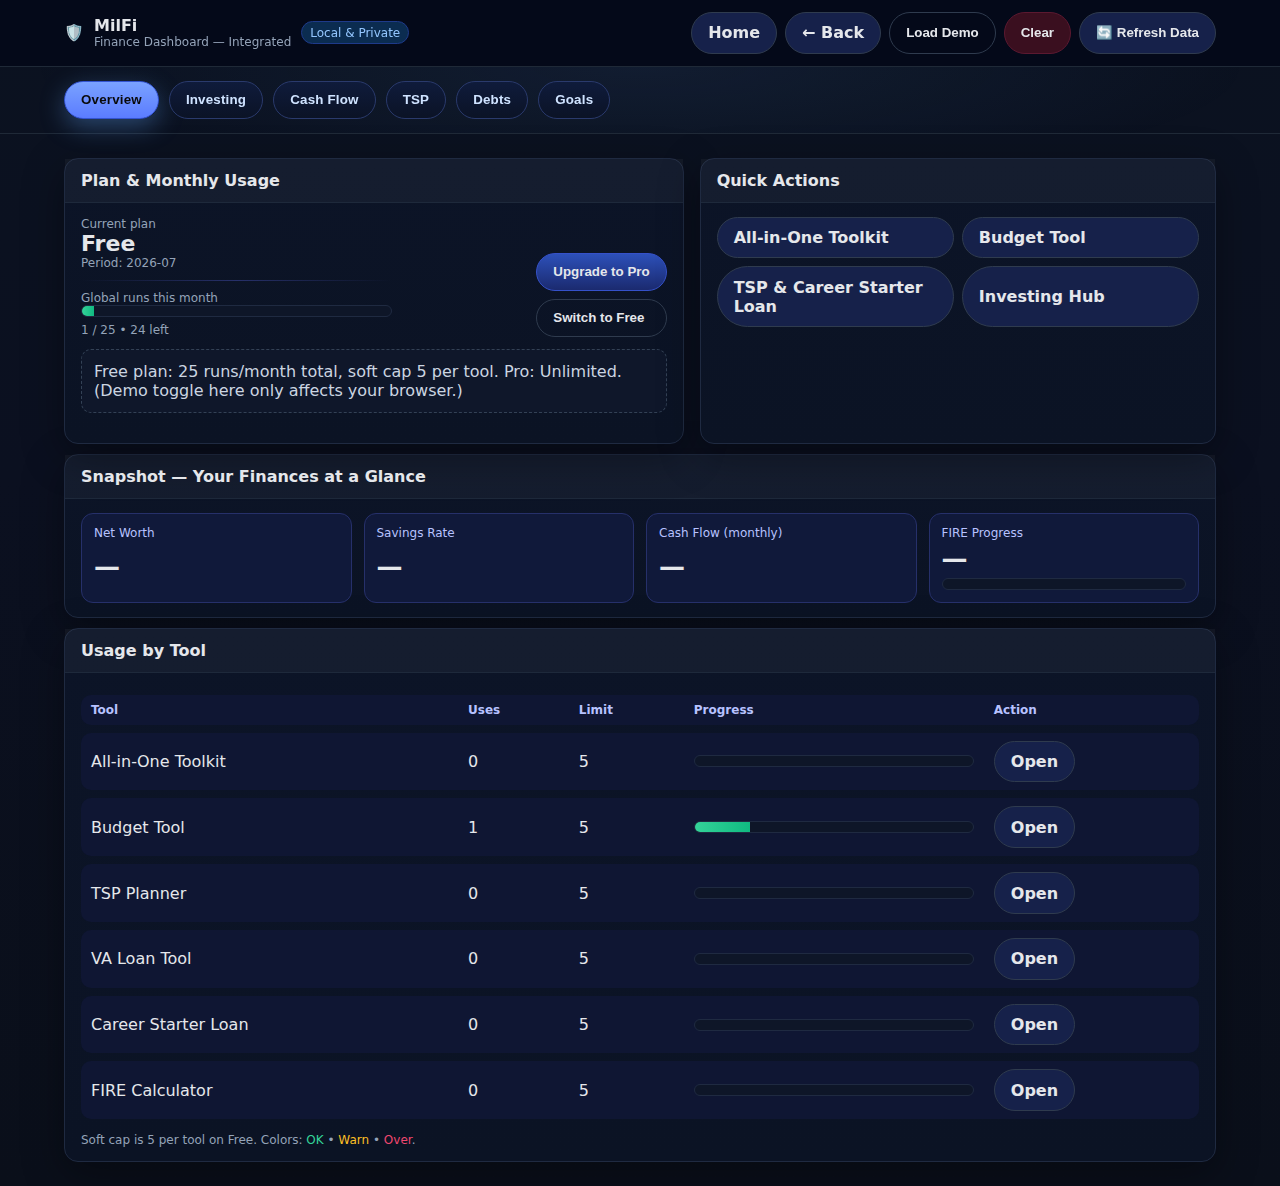
<file: pages/tools/Investing Hub/Dashboard2.html>
<!DOCTYPE html>
<html lang="en">
<head>
  <meta charset="utf-8" />
  <meta name="viewport" content="width=device-width, initial-scale=1" />
  <title>MilFi — Finance Dashboard (Integrated)</title>
  <meta name="description" content="Consolidated snapshot of MilFi tools — budget, FIRE, TSP, starter loan — plus plan/usage. 100% localStorage, no external libs." />
  <style>
    :root{ --bg:#0b1220; --surface:#0f172a; --card:#111827; --text:#e5e7eb; --muted:#94a3b8; --brand:#60a5fa; --ring:#1d4ed8; --ok:#34d399; --warn:#fbbf24; --bad:#ef476f; --shadow:0 12px 40px rgba(0,0,0,.35); --max:1200px; --r:14px; }
    *{box-sizing:border-box}
    html{scroll-behavior:smooth}
    body{margin:0;font-family:system-ui,-apple-system,Segoe UI,Inter,Roboto,Ubuntu,Helvetica,Arial;background:linear-gradient(180deg,var(--bg),#0b1020 40%,#0a0f1a);color:var(--text)}
    a{color:inherit;text-decoration:none}
    .container{max-width:var(--max);margin:0 auto;padding:24px}
    .grid{display:grid;gap:16px}
    .grid.two{grid-template-columns:1.2fr 1fr}
    .grid.three{grid-template-columns:repeat(3,1fr)}
    @media (max-width:980px){.grid.two,.grid.three{grid-template-columns:1fr}}
    header{position:sticky;top:0;z-index:50;background:rgba(2,6,23,.7);backdrop-filter:blur(8px);border-bottom:1px solid #1f2937}
    .nav{display:flex;align-items:center;justify-content:space-between;gap:12px;padding:12px 24px}
    .brand{display:flex;align-items:center;gap:10px}
    .badge{padding:.22rem .5rem;border-radius:999px;background:#0b2c50;border:1px solid #1e3a8a;color:#93c5fd;font-size:.75rem}
    .btn{display:inline-flex;align-items:center;gap:.5rem;padding:.65rem 1rem;border-radius:999px;border:1px solid #2f3b4e;background:#16214a;color:var(--text);font-weight:700;cursor:pointer}
    .btn.primary{background:linear-gradient(180deg,#2d50b9,#1b2a6f);border-color:#3551c9}
    .btn.danger{background:#3a0f1f;border-color:#5b1930}
    .btn.ghost{background:transparent}
    .card{background:linear-gradient(180deg,#0c1427,#0b1324);border:1px solid #1f2a41;border-radius:var(--r);box-shadow:var(--shadow)}
    .card .head{padding:12px 16px;border-bottom:1px solid #1e293b;font-weight:800;background:rgba(255,255,255,.04)}
    .card .body{padding:14px 16px}
    .kpis{display:grid;gap:12px;grid-template-columns:repeat(4,1fr)}
    @media (max-width:980px){.kpis{grid-template-columns:1fr 1fr}}
    .kpi{background:#10193a;border:1px solid #26306a;border-radius:12px;padding:12px;display:grid;gap:4px}
    .kpi .label{font-size:12px;color:#b7c2ff}
    .kpi .value{font-size:26px;font-weight:900}
    .bar{height:12px;background:#0e1628;border:1px solid #1f2a41;border-radius:8px;overflow:hidden}
    .bar span{display:block;height:100%;width:0;background:linear-gradient(90deg,#60a5fa,#7aa2ff)}
    table{width:100%;border-collapse:separate;border-spacing:0 8px}
    th{font-size:12px;color:#b7c2ff;text-align:left}
    td,th{padding:8px 10px}
    tr{background:#0f1633;border:1px solid #26306a}
    tr td:first-child,tr th:first-child{border-top-left-radius:10px;border-bottom-left-radius:10px}
    tr td:last-child,tr th:last-child{border-top-right-radius:10px;border-bottom-right-radius:10px}
    .muted{color:var(--muted)} .small{font-size:12px}
    .note{background:#0f172a;border:1px dashed #334155;padding:12px;border-radius:10px;color:#cbd5e1}
    .divider{height:1px;background:linear-gradient(90deg,transparent,#27306a,transparent);margin:10px 0}
    .toast{position:fixed;right:16px;bottom:16px;z-index:80;display:grid;gap:8px}
    .toast .t{background:#111b39;color:#dbe7ff;border:1px solid #29408f;padding:10px 12px;border-radius:10px;box-shadow:var(--shadow)}
    /* --- Top Tabs --- */
    .tabs{position:sticky;top:56px;z-index:45;background:radial-gradient(80% 200px at 50% 0, rgba(96,165,250,.08), transparent 60%);border-bottom:1px solid #1f2937}
    .tabs .wrap{max-width:var(--max);margin:0 auto;padding:14px 24px;display:flex;gap:10px;align-items:center}
    .tab-btn{appearance:none;border:1px solid #2a3a6c;background:linear-gradient(180deg,#0f1b3b,#0b1326);color:#cfe3ff;padding:.65rem 1rem;font-weight:800;border-radius:999px;cursor:pointer;letter-spacing:.2px}
    .tab-btn[aria-selected="true"]{background:linear-gradient(180deg,#7aa2ff,#5b7cff);color:#0a0a0a;border-color:#3454d1;box-shadow:0 8px 24px rgba(96,165,250,.35)}
    .tab-btn:focus{outline:2px solid #3454d1;outline-offset:2px}
    .tab-spacer{flex:1}
    .panel{display:none}
    .panel.active{display:block}
  </style>
</head>
<body>
  <header>
    <div class="nav container" role="navigation" aria-label="Primary">
      <div class="brand">
        <span aria-hidden>🛡️</span>
        <div>
          <div style="font-weight:900">MilFi</div>
          <div class="small muted">Finance Dashboard — Integrated</div>
        </div>
        <span class="badge">Local & Private</span>
      </div>
      <div style="display:flex;gap:.5rem;flex-wrap:wrap">
        <a class="btn" href="https://tnolan1219.github.io/TKN-FInancial2/">Home</a>
        <a class="btn" href="Investing_Home.html">← Back</a>

        <button class="btn ghost" id="demoBtn">Load Demo</button>
        <button class="btn danger" id="clearBtn">Clear</button>
        <button class="btn" id="refreshBtn" >🔄 Refresh Data</button>

      </div>
    </div>
  </header>

  <div class="tabs" role="tablist" aria-label="Finance sections">
    <div class="wrap">
      <button class="tab-btn" role="tab" id="tabbtn-overview" aria-selected="true" aria-controls="tab-overview">Overview</button>
      <button class="tab-btn" role="tab" id="tabbtn-investing" aria-selected="false" aria-controls="tab-investing">Investing</button>
      <button class="tab-btn" role="tab" id="tabbtn-cashflow" aria-selected="false" aria-controls="tab-cashflow">Cash Flow</button>
      <button class="tab-btn" role="tab" id="tabbtn-tsp" aria-selected="false" aria-controls="tab-tsp">TSP</button>
      <button class="tab-btn" role="tab" id="tabbtn-debts" aria-selected="false" aria-controls="tab-debts">Debts</button>
      <button class="tab-btn" role="tab" id="tabbtn-goals" aria-selected="false" aria-controls="tab-goals">Goals</button>
      <span class="tab-spacer"></span>
    </div>
  </div>

  <main class="container" id="main">
    <!-- OVERVIEW PANEL -->
    <section id="tab-overview" class="panel active" role="tabpanel" aria-labelledby="tabbtn-overview">
      <!-- Overview Row -->
      <section class="grid two">
        <article class="card" aria-labelledby="planTitle">
          <div class="head" id="planTitle">Plan & Monthly Usage</div>
          <div class="body">
            <div class="grid two" style="align-items:end">
              <div>
                <div class="small muted">Current plan</div>
                <div style="font-size:22px;font-weight:900" id="plan">Free</div>
                <div class="small muted">Period: <span id="period">—</span></div>
                <div class="divider"></div>
                <div class="small muted">Global runs this month</div>
                <div class="bar" aria-label="Global usage"><span id="globalBar"></span></div>
                <div class="small muted" id="globalNote" style="margin-top:6px">—</div>
              </div>
              <div style="display:grid;gap:8px;justify-content:end">
                <button class="btn primary" id="upgrade">Upgrade to Pro</button>
                <button class="btn ghost" id="downgrade">Switch to Free</button>
              </div>
            </div>
            <p class="note" style="margin-top:12px">Free plan: 25 runs/month total, soft cap 5 per tool. Pro: Unlimited. (Demo toggle here only affects your browser.)</p>
          </div>
        </article>

        <article class="card" aria-labelledby="quickTitle">
          <div class="head" id="quickTitle">Quick Actions</div>
          <div class="body" style="display:grid;gap:8px;grid-template-columns:repeat(2,1fr)">
            <a class="btn" href="milfi_toolkit.html">All‑in‑One Toolkit</a>
            <a class="btn" href="BudgetFire_2.html">Budget Tool</a>
            <a class="btn" href="TSP_CSL_Calc.html">TSP & Career Starter Loan</a>
            <a class="btn" href="Investing_Home.html">Investing Hub</a>
          </div>
        </article>
      </section>

      <!-- Snapshot KPIs -->
      <section class="card" aria-labelledby="kpiTitle" style="margin-top:10px">
        <div class="head" id="kpiTitle">Snapshot — Your Finances at a Glance</div>
        <div class="body kpis">
          <div class="kpi"><div class="label">Net Worth</div><div class="value" id="kpiNW">—</div></div>
          <div class="kpi"><div class="label">Savings Rate</div><div class="value" id="kpiSaveRate">—</div></div>
          <div class="kpi"><div class="label">Cash Flow (monthly)</div><div class="value" id="kpiCashFlow">—</div></div>
          <div class="kpi"><div class="label">FIRE Progress</div><div class="value" id="kpiFire">—</div><div class="bar" aria-label="FIRE progress"><span id="fireBar"></span></div></div>
        </div>
      </section>

      <!-- Usage by Tool (added back) -->
      <section class="card" aria-labelledby="usageTitle" style="margin-top:10px">
        <div class="head" id="usageTitle">Usage by Tool</div>
        <div class="body" style="overflow-x:auto">
          <table aria-label="Tool usage table">
            <thead><tr><th>Tool</th><th>Uses</th><th>Limit</th><th style="width:300px">Progress</th><th>Action</th></tr></thead>
            <tbody id="usageRows"></tbody>
          </table>
          <div class="small muted" style="margin-top:6px">Soft cap is 5 per tool on Free. Colors: <span style="color:var(--ok)">OK</span> • <span style="color:var(--warn)">Warn</span> • <span style="color:var(--bad)">Over</span>.</div>
        </div>
      </section>
    </section>

    <!-- INVESTING PANEL -->
    <section id="tab-investing" class="panel" role="tabpanel" aria-labelledby="tabbtn-investing">
      <section class="grid two" style="margin-top:10px">
        <article class="card">
          <div class="head">Retirement / FIRE Overview</div>
          <div class="body">
            <div class="grid two">
              <div>
                <div class="small muted">Targets</div>
                <ul style="list-style:none;margin:6px 0 0;padding:0;display:grid;gap:6px">
                  <li>Lean FI: <b id="fiLean">—</b></li>
                  <li>Base FI: <b id="fiBase">—</b></li>
                  <li>Freedom: <b id="fiFat">—</b></li>
                </ul>
              </div>
              <div>
                <div class="small muted">Status</div>
                <ul style="list-style:none;margin:6px 0 0;padding:0;display:grid;gap:6px">
                  <li>Current Invested: <b id="fiBal">—</b></li>
                  <li>Progress to Base: <b id="fiPct">—</b></li>
                  <li>Est. Years to FI: <b id="fiYears">—</b></li>
                </ul>
              </div>
            </div>
            <div class="bar" style="margin-top:10px"><span id="fiBar"></span></div>
            <div class="small muted" style="margin-top:6px">Data from FIRE Calculator snapshots.</div>
          </div>
        </article>
        <article class="card">
          <div class="head">TSP Snapshot</div>
          <div class="body">
            <ul style="list-style:none;margin:6px 0 0;padding:0;display:grid;gap:6px">
              <li>Contribution %: <b id="tspPct">—</b> (<span id="tspOnTrack" class="small muted">—</span>)</li>
              <li>Balance: <b id="tspBal">—</b></li>
            </ul>
            <p class="muted small" style="margin-top:6px">Set contribution in the TSP tool; balance can be entered or synced manually in that tool.</p>
          </div>
        </article>
      </section>
    </section>

    <!-- CASH FLOW PANEL -->
    <section id="tab-cashflow" class="panel" role="tabpanel" aria-labelledby="tabbtn-cashflow">
      <section class="card" aria-labelledby="budTitle" style="margin-top:10px">
        <div class="head" id="budTitle">Budget Summary (from saved Budget Tool)</div>
        <div class="body">
          <div class="grid two">
            <div>
              <div class="small muted">Totals</div>
              <ul style="list-style:none;margin:6px 0 0;padding:0;display:grid;gap:6px">
                <li>Monthly Income: <b id="sumIncome">—</b></li>
                <li>Monthly Expenses: <b id="sumExpenses">—</b></li>
                <li>Monthly Investing: <b id="sumInvesting">—</b></li>
                <li>Net Cash After Investing: <b id="sumNet">—</b></li>
                <li>Gross Savings Rate: <b id="sumSaveRate">—</b></li>
              </ul>
            </div>
            <div>
              <div class="small muted">By Category</div>
              <svg id="budgetChart" viewBox="0 0 360 180" width="100%" height="180" role="img" aria-label="Budget category bars"></svg>
              <div class="small muted" id="budgetLegend" style="margin-top:6px">—</div>
            </div>
          </div>
          <p class="muted small" style="margin-top:8px">Tip: Open the Budget Tool and save a snapshot to populate this section.</p>
        </div>
      </section>
    </section>

    <!-- TSP PANEL (focused) -->
    <section id="tab-tsp" class="panel" role="tabpanel" aria-labelledby="tabbtn-tsp">
      <section class="card" style="margin-top:10px">
        <div class="head">TSP Snapshot</div>
        <div class="body">
          <ul style="list-style:none;margin:6px 0 0;padding:0;display:grid;gap:6px">
            <li>Contribution %: <b id="tspPct2">—</b> (<span id="tspOnTrack2" class="small muted">—</span>)</li>
            <li>Balance: <b id="tspBal2">—</b></li>
          </ul>
          <p class="muted small" style="margin-top:6px">This mirrors the Investing tab’s TSP card.</p>
        </div>
      </section>
    </section>

    <!-- DEBTS PANEL -->
    <section id="tab-debts" class="panel" role="tabpanel" aria-labelledby="tabbtn-debts">
      <section class="card" aria-labelledby="starterTitle" style="margin-top:10px">
        <div class="head" id="starterTitle">Career Starter Loan</div>
        <div class="body">
          <ul style="list-style:none;margin:6px 0 0;padding:0;display:grid;gap:6px">
            <li>Current Balance: <b id="stBal">—</b></li>
            <li>Monthly Payment: <b id="stPmt">—</b></li>
            <li>APR: <b id="stApr">—</b></li>
            <li>Invested Portion (if applicable): <b id="stInvested">—</b></li>
          </ul>
          <p class="muted small" style="margin-top:6px">Populate by saving inside the Starter Loan tool.</p>
        </div>
      </section>
    </section>

    <!-- GOALS PANEL -->
    <section id="tab-goals" class="panel" role="tabpanel" aria-labelledby="tabbtn-goals">
      <section class="card" aria-labelledby="checkTitle" style="margin-top:10px">
        <div class="head" id="checkTitle">Goals & Checklist</div>
        <div class="body">
          <div style="display:grid;gap:8px;grid-template-columns:1fr auto;align-items:center">
            <div class="small muted">Track these basics. Your progress is saved on this device.</div>
            <div class="small" id="clProgress">Progress: 0/4</div>
          </div>
          <div class="divider"></div>
          <ul id="checklist" style="list-style:none;margin:0;padding:0;display:grid;gap:10px">
            <li><label><input type="checkbox" data-id="tsp5"> Set TSP to 5%+ for match</label></li>
            <li><label><input type="checkbox" data-id="efund"> Build starter emergency fund ($1k → 3–6 mo)</label></li>
            <li><label><input type="checkbox" data-id="budget"> Create BAH/BAS‑aware budget</label></li>
            <li><label><input type="checkbox" data-id="fire"> Run FIRE calculator and save a snapshot</label></li>
          </ul>
          <div class="divider"></div>
          <div class="muted small" style="margin-bottom:8px">Add your own goals below:</div>
          <form id="goalForm" style="display:flex;gap:8px;margin-bottom:10px" onsubmit="addGoal(event)">
            <input type="text" id="goalInput" placeholder="Enter a new goal..." style="flex:1;padding:8px;border-radius:8px;border:1px solid #2a3a6c;background:var(--input);color:var(--text);font-size:1em;">
            <button type="submit" class="btn primary">Add Goal</button>
          </form>
          <ul id="userGoals" style="list-style:none;margin:0;padding:0;display:grid;gap:10px"></ul>
        </div>
      </section>

      <section class="grid two" style="margin-top:10px">
        <article class="card">
          <div class="head">Saved FIRE Snapshots</div>
          <div class="body" id="fireSaves">No snapshots found.</div>
        </article>
        <article class="card">
          <div class="head">Saved Reading Topics</div>
          <div class="body" id="readSaves">No saved topics yet.</div>
        </article>
      </section>

      <section class="card" style="margin-top:10px">
        <div class="head">Privacy & Disclaimer</div>
        <div class="body">
          <p class="note">Your data stays in your browser (localStorage). No logins or uploads.</p>
          <p class="muted small">Education only — not financial, tax, or legal advice. Verify with official sources and licensed professionals.</p>
        </div>
      </section>
    </section>
  </main>

  <div class="toast" aria-live="polite" id="toast"></div>

  <script>
    // ====== Helpers ======

    // ====== Refresh Button Logic ======
    document.getElementById('refreshBtn').addEventListener('click', function() {
      refresh();
      toast('Dashboard data refreshed.');
    });

    // ====== Cross-Calculator Sync Logic ======
    // This function is called on refresh and page load
    function syncCalculatorData() {
      // Budget
      renderBudget();
      // FIRE
      renderFire();
      renderFireSaves();
      // TSP
      renderTSP();
      // Starter Loan
      renderStarter();
      // Reading Topics
      renderReading();
      // Usage
      renderUsage();
      // Plan
      updatePlan();
      // Checklist
      updateCL();
    }
    // Call sync on refresh
    function refresh() {
      ensurePeriod();
      syncCalculatorData();
    }
    document.addEventListener('DOMContentLoaded', refresh);

    // ====== Usage Count Enforcement ======
    function checkUsageLimits() {
      const planType = plan();
      const globalLimit = planType === 'Pro' ? Infinity : 25;
      const toolLimit = planType === 'Pro' ? Infinity : 5;
      let totalUses = getInt('milfi_uses');
      TOOL_ROWS.forEach(row => {
        const uses = getInt(row.key);
        const rowEl = document.querySelector(`[data-toolkey="${row.key}"]`);
        if (rowEl) {
          if (uses >= toolLimit) {
            rowEl.classList.add('muted');
            rowEl.title = 'Max uses reached for this tool.';
          } else {
            rowEl.classList.remove('muted');
            rowEl.title = '';
          }
        }
      });
      if (totalUses >= globalLimit) {
        toast('You have reached your monthly usage limit for your plan.');
      }
    }
    // Call usage check after usage is rendered
    function renderUsage() {
      const tbody=el('usageRows'); if(!tbody) return; tbody.innerHTML=''; const p=plan(); TOOL_ROWS.forEach(row=>{
        const uses=getInt(row.key);
        const tr=document.createElement('tr');
        tr.setAttribute('data-toolkey', row.key);
        const limit=(p==='Pro')?'Unlimited':TOOL_CAP_FREE;
        const pct=(p==='Pro')?0:(uses/TOOL_CAP_FREE*100);
        tr.innerHTML=`<td>${row.name}</td><td>${uses}</td><td>${limit}</td><td><div class="bar" title="${uses} / ${limit}"><span style="width:${p==='Pro'?'100':Math.min(100,pct)}%; background:${p==='Pro'?'linear-gradient(90deg,#60a5fa,#7aa2ff)':'linear-gradient(90deg,#f59e0b,#fbbf24)'}"></span></div></td>`;
        tbody.appendChild(tr);
      });
      checkUsageLimits();
    }

    // ====== User Goals Logic ======
    const GOALS_KEY = 'milfi_user_goals';
    function loadUserGoals() {
      try { return JSON.parse(localStorage.getItem(GOALS_KEY) || '[]'); } catch { return []; }
    }
    function saveUserGoals(goals) {
      localStorage.setItem(GOALS_KEY, JSON.stringify(goals));
    }
    function renderUserGoals() {
      const list = el('userGoals');
      if (!list) return;
      const goals = loadUserGoals();
      if (!goals.length) { list.innerHTML = '<li class="muted small">No custom goals yet.</li>'; return; }
      list.innerHTML = '';
      goals.forEach((goal, idx) => {
        const li = document.createElement('li');
        li.innerHTML = `<label><input type="checkbox" data-idx="${idx}" ${goal.done ? 'checked' : ''}> ${goal.text}</label> <button class="btn danger small" style="float:right" onclick="removeGoal(${idx})">Remove</button>`;
        list.appendChild(li);
      });
      // Checkbox listeners
      list.querySelectorAll('input[type="checkbox"]').forEach(cb => {
        cb.addEventListener('change', function() {
          const goals = loadUserGoals();
          const idx = parseInt(cb.dataset.idx);
          if (goals[idx]) { goals[idx].done = cb.checked; saveUserGoals(goals); }
        });
      });
    }
    function addGoal(e) {
      e.preventDefault();
      const input = el('goalInput');
      if (!input || !input.value.trim()) return toast('Enter a goal.');
      const goals = loadUserGoals();
      goals.push({ text: input.value.trim(), done: false });
      saveUserGoals(goals);
      input.value = '';
      renderUserGoals();
      toast('Goal added!');
    }
    function removeGoal(idx) {
      const goals = loadUserGoals();
      goals.splice(idx, 1);
      saveUserGoals(goals);
      renderUserGoals();
      toast('Goal removed.');
    }
    document.addEventListener('DOMContentLoaded', renderUserGoals);
    const $ = (sel)=>document.querySelector(sel);
    const el = (id)=>document.getElementById(id);
    const fmt = new Intl.NumberFormat(undefined,{style:'currency',currency:'USD',maximumFractionDigits:0});
    const periodStr = ()=>new Date().toISOString().slice(0,7); // YYYY-MM
    function toast(msg){ const t=document.createElement('div'); t.className='t'; t.textContent=msg; el('toast').appendChild(t); setTimeout(()=>t.remove(),3000); }
    function getInt(key){ return parseInt(localStorage.getItem(key)||'0',10)||0; }
    function setInt(key,val){ localStorage.setItem(key,String(val|0)); }
    function plan(){ return localStorage.getItem('milfi_plan')||'Free'; }
    function setPlan(p){ localStorage.setItem('milfi_plan',p); }

    // Limits
    const GLOBAL_LIMIT_FREE = 25; const TOOL_CAP_FREE = 5;
    const TOOL_ROWS = [
      {key:'milfi_uses_toolkit', name:'All‑in‑One Toolkit', href:'../tools/milfi_toolkit.html'},
      {key:'milfi_uses_budget',  name:'Budget Tool', href:'../tools/budget/index.html'},
      {key:'milfi_uses_tsp',     name:'TSP Planner', href:'../tools/tsp/index.html'},
      {key:'milfi_uses_va',      name:'VA Loan Tool', href:'../tools/va_loan/index.html'},
      {key:'milfi_uses_starter', name:'Career Starter Loan', href:'../career_starter/index.html'},
      {key:'milfi_uses_fire',    name:'FIRE Calculator', href:'../investing/Fire_Calc.html'}
    ];

    // ====== Month rollover ======
    function ensurePeriod(){ const now = periodStr(); const cur = localStorage.getItem('milfi_usage_period'); if(cur === now) return; localStorage.setItem('milfi_usage_period', now); setInt('milfi_uses', 0); TOOL_ROWS.forEach(r=>setInt(r.key, 0)); toast('New month detected. Usage counters reset.'); }

    // ====== Bars ======
    function setBar(elSpan, ratio){ if(!elSpan) return; elSpan.style.width = Math.min(100, Math.max(0, ratio*100)) + '%'; const pct = ratio*100; elSpan.style.background = pct<70? 'linear-gradient(90deg,#34d399,#10b981)' : (pct<100? 'linear-gradient(90deg,#f59e0b,#fbbf24)' : 'linear-gradient(90deg,#ef476f,#ef4444)'); }

    // ====== Snapshot KPIs ======
    function readBudget(){
      // Try new Budget_2.html payload first
      try {
        const raw = localStorage.getItem('budget_fire_payload');
        if (raw) {
          const data = JSON.parse(raw);
          // Map to dashboard format
          const income = { netIncome: data.netIncome || 0, otherIncome: data.otherIncome || 0 };
          let incomeObj = {};
          if (income.netIncome) incomeObj['Net Income'] = income.netIncome;
          if (income.otherIncome) incomeObj['Other Income'] = income.otherIncome;
          // Expenses and Investing
          let expensesObj = {}, investingObj = {};
          (data.rows||[]).forEach(row => {
            if (/invest/i.test(row.cat) || /savings/i.test(row.cat)) {
              investingObj[row.cat] = row.planned || 0;
            } else {
              expensesObj[row.cat] = row.planned || 0;
            }
          });
          return { income: incomeObj, expenses: expensesObj, investing: investingObj };
        }
      } catch(e){}
      // Fallback to old snapshot
      try{ return JSON.parse(localStorage.getItem('milfi_budget_snapshot')||''); }catch{return null}
    }
    function sumMap(m){ if(!m) return 0; return Object.values(m).map(x=>+x||0).reduce((a,b)=>a+b,0); }
    function numToMoneyOrDash(n){ return (typeof n==='number' && !isNaN(n)) ? fmt.format(n) : '—'; }
    function readFire(){
      // Try new FIRE payload from Budget_2.html
      try {
        const raw = localStorage.getItem('fire_projection_payload');
        if (raw) {
          const data = JSON.parse(raw);
          const fi = data.fi || {};
          // Estimate base, lean, fat from withdrawal rate and spend
          const spend = fi.spend || 0;
          const wr = fi.wr || 4;
          const base = wr > 0 ? (spend * 12) / (wr / 100) : 0;
          const lean = base * 0.8;
          const fat = base * 1.25;
          const bal = fi.current || 0;
          const pct = base > 0 ? Math.min(1, bal / base) : 0;
          return { base, lean, fat, bal, pct };
        }
      } catch(e){}
      // Fallback to old snapshot
      try{ const fire = JSON.parse(localStorage.getItem('milfi_fire')||'{}'); const base = +fire.base||0, lean=+fire.lean||0, fat=+fire.fat||0; let bal=+fire.bal||0; if(!bal && Array.isArray(fire.series) && fire.series.length) bal = +fire.series[fire.series.length-1]||0; const pct = base>0? Math.min(1, bal/base):0; return {base,lean,fat,bal,pct}; }catch{ return {base:0,lean:0,fat:0,bal:0,pct:0}; }
    }

    function updateSnapshot(){
      // Net worth
      const assets = parseFloat(localStorage.getItem('milfi_assets_total')||'')||null;
      const debts  = parseFloat(localStorage.getItem('milfi_debts_total')||'')||null;
      const nwEl = el('kpiNW'); if(nwEl) nwEl.textContent = (assets!=null && debts!=null)? fmt.format(assets - debts) : '—';
      // Budget-derived
      const b = readBudget();
      if(b){ const income=sumMap(b.income), expenses=sumMap(b.expenses), investing=sumMap(b.investing); const net = income - expenses - investing; const cfEl=el('kpiCashFlow'); if(cfEl) cfEl.textContent=numToMoneyOrDash(net); const sr = income>0? (investing/income*100):null; const srEl=el('kpiSaveRate'); if(srEl) srEl.textContent = sr!=null? sr.toFixed(0)+'%' : '—'; } else { const cfEl=el('kpiCashFlow'); if(cfEl) cfEl.textContent='—'; const srEl=el('kpiSaveRate'); if(srEl) srEl.textContent='—'; }
      // FIRE progress
      const f = readFire(); const kEl=el('kpiFire'); if(f.base>0){ if(kEl) kEl.textContent=(f.pct*100).toFixed(0)+'%'; setBar(el('fireBar'), f.pct); } else { if(kEl) kEl.textContent='—'; const fb=el('fireBar'); if(fb) fb.style.width='0%'; }
    }

    // ====== Budget Summary render ======
    function renderBudget(){
      const b = readBudget();
      const incEl=el('sumIncome'), expEl=el('sumExpenses'), invEl=el('sumInvesting'), netEl=el('sumNet'), rateEl=el('sumSaveRate');
      // Totals
      if(!b){ if(incEl) incEl.textContent='—'; if(expEl) expEl.textContent='—'; if(invEl) invEl.textContent='—'; if(netEl) netEl.textContent='—'; if(rateEl) rateEl.textContent='—'; const chart=el('budgetChart'); if(chart) chart.innerHTML=''; const leg=el('budgetLegend'); if(leg) leg.textContent='—'; return; }
      const income=sumMap(b.income), expenses=sumMap(b.expenses), investing=sumMap(b.investing);
      const net=income-expenses-investing; const rate=income>0? (investing/income*100):null;
      if(incEl) incEl.textContent=fmt.format(income); if(expEl) expEl.textContent=fmt.format(expenses); if(invEl) invEl.textContent=fmt.format(investing); if(netEl) netEl.textContent=fmt.format(net); if(rateEl) rateEl.textContent=rate!=null? rate.toFixed(0)+'%':'—';

      // --- Bar chart (color‑coded, labeled) ---
      const cats = b.expenses? Object.entries(b.expenses):[];
      // sort by value descending for clarity
      cats.sort((a,b)=>(+b[1]||0)-(+a[1]||0));
      const chart=el('budgetChart'); if(!chart){ return; }
      const W=360, H=180, M={t:10,r:10,b:46,l:20};
      const innerW=W-M.l-M.r, innerH=H-M.t-M.b;
      const max = Math.max(1, ...cats.map(([k,v])=>+v||0));
      const n = Math.max(1,cats.length);
      const gap = 8;
      const barW = Math.max(18, Math.min(40, Math.floor((innerW - (n-1)*gap)/n)));
      const palette = ['#60a5fa','#34d399','#fbbf24','#ef476f','#a78bfa','#f472b6','#22d3ee','#c084fc','#fb7185','#f59e0b'];

      let x = M.l;
      let svg = ``;
      // baseline
      svg += `<rect x="0" y="0" width="${W}" height="${H}" fill="transparent" />`;
      svg += `<line x1="${M.l}" y1="${M.t+innerH}" x2="${W-M.r}" y2="${M.t+innerH}" stroke="#24304f" stroke-width="1" />`;

      cats.forEach(([label,val],i)=>{
        const v = +val || 0;
        const h = Math.round((v/max) * innerH);
        const x0 = x; const y0 = M.t + (innerH - h);
        const color = palette[i % palette.length];
        // bar
        svg += `<rect x="${x0}" y="${y0}" width="${barW}" height="${h}" rx="5" fill="${color}" />`;
        // value above bar
        svg += `<text x="${x0 + barW/2}" y="${y0-6}" fill="#dbe7ff" font-size="10" text-anchor="middle">${fmt.format(v)}</text>`;
        // label under bar — wrap to 10 chars with ellipsis
        const name = String(label);
        const short = name.length>12 ? name.slice(0,12)+'…' : name;
        svg += `<text x="${x0 + barW/2}" y="${M.t+innerH+14}" fill="#9fb6e9" font-size="10" text-anchor="middle">${short}</text>`;
        x += barW + gap;
      });
      chart.innerHTML = svg;

      // Legend with color swatches
      const leg=el('budgetLegend');
      if(leg){
        if(!cats.length){ leg.textContent='—'; }
        else{
          leg.innerHTML = cats.map(([k,v],i)=>{
            const color = palette[i % palette.length];
            return `<span style="display:inline-flex;align-items:center;gap:6px;margin-right:12px;margin-top:6px"><span style="width:10px;height:10px;background:${color};border-radius:2px;display:inline-block"></span>${k}: <b>${fmt.format(+v||0)}</b></span>`;
          }).join('');
        }
      }
    }

    // ====== FIRE details ======
    function renderFire(){ const f=readFire(); const lean=el('fiLean'), base=el('fiBase'), fat=el('fiFat'), bal=el('fiBal'), pct=el('fiPct'), yrs=el('fiYears'); if(lean) lean.textContent=f.lean?fmt.format(f.lean):'—'; if(base) base.textContent=f.base?fmt.format(f.base):'—'; if(fat) fat.textContent=f.fat?fmt.format(f.fat):'—'; if(bal) bal.textContent=f.bal?fmt.format(f.bal):'—'; if(pct) pct.textContent=f.base?(f.pct*100).toFixed(0)+'%':'—'; setBar(el('fiBar'), f.pct); const b=readBudget(); const investing=b?sumMap(b.investing):0; const annualAdd=Math.max(0,investing*12); let years='—'; if(f.base>0 && annualAdd>0){ const remain=Math.max(0,f.base-f.bal); years=(remain/annualAdd).toFixed(1);} if(yrs) yrs.textContent=years; }

    // ====== TSP ======
    function renderTSP(){ const pctStr=(function(){ const pct=localStorage.getItem('milfi_tsp_contrib_pct'); return pct? (parseFloat(pct).toFixed(1)+'%'):'—'; })(); const onTrackStr=(function(){ const pct=localStorage.getItem('milfi_tsp_contrib_pct'); return pct? (parseFloat(pct)>=5?'On track for full match':'Below 5% match'):'—'; })(); const bal=parseFloat(localStorage.getItem('milfi_tsp_balance')||''); const balStr=isNaN(bal)?'—':fmt.format(bal); ['tspPct','tspPct2'].forEach(id=>{ const n=el(id); if(n) n.textContent=pctStr; }); ['tspOnTrack','tspOnTrack2'].forEach(id=>{ const n=el(id); if(n) n.textContent=onTrackStr; }); ['tspBal','tspBal2'].forEach(id=>{ const n=el(id); if(n) n.textContent=balStr; }); }

    // ====== Starter Loan ======
    function renderStarter(){ let s=null; try{ s=JSON.parse(localStorage.getItem('milfi_starter')||''); }catch{} const ids=['stBal','stPmt','stApr','stInvested']; if(!s){ ids.forEach(i=>{ const n=el(i); if(n) n.textContent='—'; }); return;} const nBal=el('stBal'), nP=el('stPmt'), nA=el('stApr'), nI=el('stInvested'); if(nBal) nBal.textContent=(typeof s.balance==='number')? fmt.format(s.balance):'—'; if(nP) nP.textContent=(typeof s.payment==='number')? fmt.format(s.payment):'—'; if(nA) nA.textContent=(typeof s.apr==='number')? (s.apr.toFixed(2)+'%'):'—'; if(nI) nI.textContent=(typeof s.invested==='number')? fmt.format(s.invested) : (s.invested? String(s.invested):'—'); }

    // ====== Plan & usage ======
    function updatePlan(){ const p=plan(); const pEl=el('plan'); if(pEl) pEl.textContent=p; const perEl=el('period'); if(perEl) perEl.textContent=localStorage.getItem('milfi_usage_period')||periodStr(); const total=getInt('milfi_uses'); if(p==='Pro'){ const n=el('globalNote'); if(n) n.textContent=`Unlimited • ${total} run(s) logged`; const s=el('globalBar'); if(s){ s.style.width='100%'; s.style.background='linear-gradient(90deg,#60a5fa,#7aa2ff)'; } } else { const left=Math.max(0,GLOBAL_LIMIT_FREE-total); const n=el('globalNote'); if(n) n.textContent=`${total} / ${GLOBAL_LIMIT_FREE} • ${left} left`; setBar(el('globalBar'), total/GLOBAL_LIMIT_FREE); } }

    function renderUsage(){ const tbody=el('usageRows'); if(!tbody) return; tbody.innerHTML=''; const p=plan(); TOOL_ROWS.forEach(row=>{ const uses=getInt(row.key); const tr=document.createElement('tr'); const limit=(p==='Pro')?'Unlimited':TOOL_CAP_FREE; const pct=(p==='Pro')?0:(uses/TOOL_CAP_FREE*100); tr.innerHTML=`<td>${row.name}</td><td>${uses}</td><td>${limit}</td><td><div class="bar" title="${uses} / ${limit}"><span style="width:${p==='Pro'?'100':Math.min(100,pct)}%; background:${p==='Pro'?'linear-gradient(90deg,#60a5fa,#7aa2ff)':(pct<70?'linear-gradient(90deg,#34d399,#10b981)':(pct<100?'linear-gradient(90deg,#f59e0b,#fbbf24)':'linear-gradient(90deg,#ef476f,#ef4444)'))}"></span></div></td><td><a class="btn" href="${row.href}">Open</a></td>`; tbody.appendChild(tr); }); }

    // ====== Checklist ======
    const CL_KEY='milfi_finance_checklist';
    function loadCL(){ try{return JSON.parse(localStorage.getItem(CL_KEY)||'{}')}catch{return{}} }
    function saveCL(x){ localStorage.setItem(CL_KEY, JSON.stringify(x)); }
    function updateCL(){ const map=loadCL(); document.querySelectorAll('#checklist input[type="checkbox"]').forEach(cb=>{ cb.checked=!!map[cb.dataset.id]; }); const total=document.querySelectorAll('#checklist input').length; const done=Object.values(map).filter(Boolean).length; const p=el('clProgress'); if(p) p.textContent=`Progress: ${done}/${total}`; }

    // ====== Saved Items ======
    function renderFireSaves(){ let list=[]; try{ list=JSON.parse(localStorage.getItem('milfi_fire__list')||'[]'); }catch{} const box=el('fireSaves'); if(!box) return; if(!list.length){ box.textContent='No snapshots found.'; return;} box.innerHTML=''; list.slice().reverse().forEach(s=>{ const d=document.createElement('div'); d.style.cssText='margin-bottom:10px;padding:10px;background:rgba(255,255,255,0.02);border:1px solid #26306a;border-radius:10px'; const when=new Date(s.when||Date.now()).toLocaleString(); d.innerHTML=`<div><b>${when}</b></div><div class="small muted">Spend ${fmt.format(s.spend||0)} • Other ${fmt.format(s.other||0)} • SWR ${s.swr||'—'}%</div><div>Base ${fmt.format(s.base||0)} | Lean ${fmt.format(s.lean||0)} | Freedom ${fmt.format(s.fat||0)}</div><div class="small muted" style="margin-top:6px">Load snapshots inside the FIRE tool for full charts.</div>`; box.appendChild(d); }); }
    function renderReading(){ let ids=[]; try{ ids=JSON.parse(localStorage.getItem('milfi_saved_topics')||'[]'); }catch{} const box=el('readSaves'); if(!box) return; if(!ids.length){ box.textContent='No saved topics yet.'; return;} const ul=document.createElement('ul'); ul.style.margin='0'; ul.style.paddingLeft='18px'; ids.forEach(id=>{ const li=document.createElement('li'); li.textContent=id; ul.appendChild(li); }); box.innerHTML=''; box.appendChild(ul); }

    // ====== Demo & Clear ======
    function loadDemo(){ setPlan('Free'); localStorage.setItem('milfi_usage_period', periodStr()); setInt('milfi_uses', 20); setInt('milfi_uses_toolkit', 4); setInt('milfi_uses_budget', 5); setInt('milfi_uses_tsp', 3); setInt('milfi_uses_va', 2); setInt('milfi_uses_starter', 1); setInt('milfi_uses_fire', 6); localStorage.setItem('milfi_assets_total','85000'); localStorage.setItem('milfi_debts_total','25000'); localStorage.setItem('milfi_tsp_contrib_pct','6'); localStorage.setItem('milfi_tsp_balance','32000'); localStorage.setItem('milfi_budget_snapshot', JSON.stringify({ income:{basePay:3600, BAH:2200, BAS:452, other:200}, expenses:{housing:2100, utilities:250, food:600, transport:350, insurance:220, debt:180, other:200}, investing:{tsp:450, roth:250, brokerage:150} })); localStorage.setItem('milfi_fire', JSON.stringify({base:400000, lean:320000, fat:500000, bal:120000, series:[100000,110000,120000]})); localStorage.setItem('milfi_fire__list', JSON.stringify([{when: new Date().toISOString(), spend:36000, other:0, swr:4, base:400000, lean:320000, fat:500000}])); localStorage.setItem('milfi_starter', JSON.stringify({balance:6500, payment:190, apr:0.99, invested:2000})); toast('Demo data loaded.'); refresh(); }
    function clearDashboardData(){ if(!confirm('Clear dashboard-related keys? This will not remove your other page data.')) return; const keys=['milfi_usage_period','milfi_uses','milfi_uses_toolkit','milfi_uses_budget','milfi_uses_tsp','milfi_uses_va','milfi_uses_starter','milfi_uses_fire','milfi_finance_checklist']; keys.forEach(k=>localStorage.removeItem(k)); toast('Dashboard data cleared.'); refresh(); }

    // ====== Tabs ======
    const TABS = ['overview','investing','cashflow','tsp','debts','goals'];
    function setActiveTab(id){
      TABS.forEach(t=>{
        const btn = document.getElementById('tabbtn-'+t);
        const panel = document.getElementById('tab-'+t);
        const on = (t===id);
        if(btn){ btn.setAttribute('aria-selected', on?'true':'false'); }
        if(panel){ panel.classList.toggle('active', on); }
      });
    }
    function goTabFromHash(){ const hash = (location.hash||'').replace('#',''); const id = TABS.includes(hash)? hash : 'overview'; setActiveTab(id); }
    window.addEventListener('hashchange', goTabFromHash);
    document.addEventListener('click', (e)=>{ const b = e.target.closest('.tab-btn'); if(!b) return; const id=b.id.replace('tabbtn-',''); location.hash = id; e.preventDefault(); });

    // ====== Sanity checks (helps catch missing IDs early) ======
    function sanityCheck(){
      const requiredIds=['plan','period','globalBar','globalNote','kpiNW','kpiSaveRate','kpiCashFlow','kpiFire','fireBar','usageRows','sumIncome','sumExpenses','sumInvesting','sumNet','sumSaveRate','budgetChart','budgetLegend','fiLean','fiBase','fiFat','fiBal','fiPct','fiYears','fiBar','tspPct','tspOnTrack','tspBal','tspPct2','tspOnTrack2','tspBal2','stBal','stPmt','stApr','stInvested','clProgress'];
      const missing = requiredIds.filter(id=>!document.getElementById(id));
      if(missing.length){ console.warn('Dashboard missing elements:', missing); }
    }

    // ====== Refresh & Events ======
    function refresh(){ ensurePeriod(); updatePlan(); updateSnapshot(); renderUsage(); renderFireSaves(); renderReading(); updateCL(); renderBudget(); renderFire(); renderTSP(); renderStarter(); }
    const up=el('upgrade'); if(up) up.addEventListener('click', ()=>{ setPlan('Pro'); toast('Upgraded to Pro (demo).'); refresh(); });
    const down=el('downgrade'); if(down) down.addEventListener('click', ()=>{ setPlan('Free'); toast('Switched to Free.'); refresh(); });
    el('demoBtn').addEventListener('click', loadDemo);
    el('clearBtn').addEventListener('click', clearDashboardData);
    document.querySelectorAll('#checklist input').forEach(cb=>{ cb.addEventListener('change', ()=>{ const map=(function(){try{return JSON.parse(localStorage.getItem('milfi_finance_checklist')||'{}')}catch{return{}}})(); map[cb.dataset.id]=cb.checked; localStorage.setItem('milfi_finance_checklist', JSON.stringify(map)); updateCL(); }); });

    if(!localStorage.getItem('milfi_usage_period')) localStorage.setItem('milfi_usage_period', periodStr());
    if(!localStorage.getItem('milfi_plan')) setPlan('Free');
    goTabFromHash();
    sanityCheck();
    refresh();
  </script>
</body>
</html>
</file>
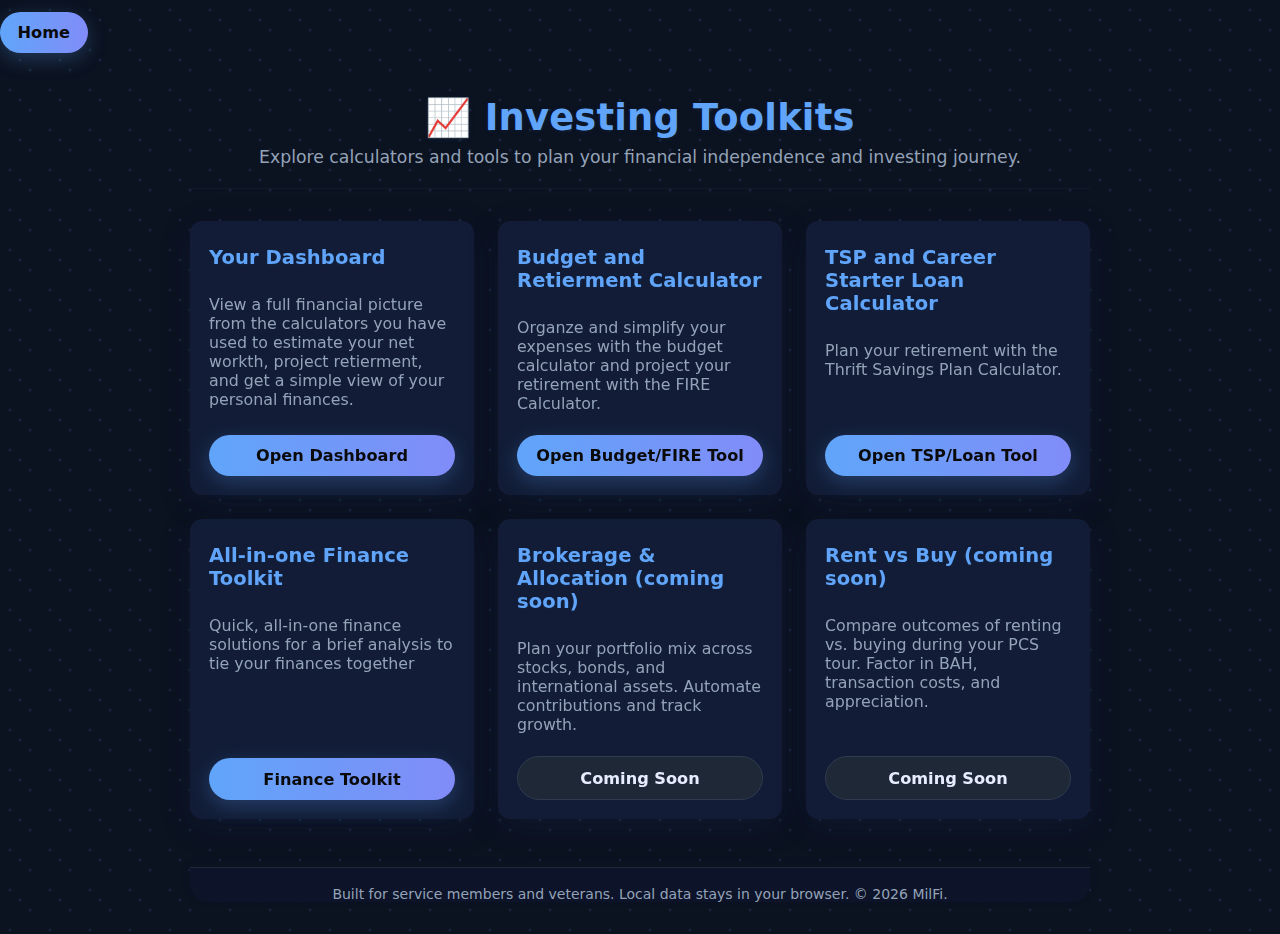
<file: pages/tools/Investing Hub/Investing_Home.html>
<!DOCTYPE html>
<html lang="en">
<head>
  <meta charset="utf-8" />
  <meta name="viewport" content="width=device-width, initial-scale=1" />
  <title>Investing Toolkits</title>
  <meta name="description" content="Investing Hub for MilFi: access FIRE calculator and other investing tools." />
  <style>
    :root {
      --bg: #0b1020;
      --panel: rgba(17,24,39,0.92);
      --card: rgba(20,30,60,0.82);
      --text: #e8ecff;
      --muted: #94a3b8;
      --accent: #60a5fa;
      --input: #1e2749;
      --good: #3ddc97;
      --warn: #ffd166;
      --bad: #ef476f;
      --radius: 12px;
      --shadow: 0 8px 32px rgba(30,40,70,.18);
      --brand-gradient: linear-gradient(90deg,#60a5fa 0%,#818cf8 100%);
      --glass-blur: blur(14px);
      --pattern: url('data:image/svg+xml;utf8,<svg width="40" height="40" viewBox="0 0 40 40" fill="none" xmlns="http://www.w3.org/2000/svg"><rect x="0" y="0" width="40" height="40" fill="%230b1220"/><circle cx="20" cy="20" r="1.5" fill="%2360a5fa" opacity="0.12"/><circle cx="10" cy="10" r="1.5" fill="%2360a5fa" opacity="0.12"/><circle cx="30" cy="30" r="1.5" fill="%2360a5fa" opacity="0.12"/></svg>');
    }
    body {
      margin: 0;
      font-family: 'Inter', system-ui, Arial, sans-serif;
      color: var(--text);
      background:
        var(--pattern),
        radial-gradient(1200px 600px at -10% -10%, rgba(96,165,250,.14), transparent 55%),
        radial-gradient(900px 420px at 110% -10%, rgba(99,102,241,.13), transparent 55%),
        linear-gradient(180deg, var(--bg), #0b1020 40%, #0a0f1a);
      min-height: 100vh;
    }
    .container {
      max-width: 900px;
      margin: 0 auto;
      padding: 18px 8px 32px 8px;
    }
    header {
      text-align: center;
      margin-bottom: 32px;
      padding-bottom: 4px;
      border-bottom: 1px solid rgba(96,165,250,.06);
    }
    h1 {
      font-size: 2.3rem;
      font-weight: 900;
      color: var(--accent);
      margin-bottom: 4px;
      letter-spacing: .2px;
      text-shadow: 0 1px 6px rgba(96,165,250,.08);
    }
    p.sub {
      color: var(--muted);
      margin-top: 8px;
      font-size: 1.08rem;
    }
    .grid {
      display: grid;
      gap: 24px;
      grid-template-columns: repeat(auto-fit,minmax(270px,1fr));
      margin-top: 32px;
    }
    .card {
      background: var(--card);
      border-radius: var(--radius);
      box-shadow: 0 8px 32px rgba(30,40,70,.18), var(--shadow);
      padding: 24px 18px 18px 18px;
      display: flex;
      flex-direction: column;
      justify-content: space-between;
      min-height: 220px;
      backdrop-filter: var(--glass-blur);
      transition: transform .18s cubic-bezier(.4,2,.3,1), box-shadow .18s;
      border: 1px solid transparent;
    }
    .card:hover {
      transform: translateY(-4px) scale(1.025);
      box-shadow: 0 16px 48px rgba(60,100,200,.18),0 12px 40px rgba(0,0,0,.35);
      border-color: var(--accent);
      background: linear-gradient(120deg, rgba(96,165,250,.08) 0%, var(--card) 100%);
    }
    .card h2 {
      margin: 0 0 10px;
      font-size: 1.22rem;
      color: var(--accent);
      font-weight: 800;
      letter-spacing: .1px;
      text-shadow: 0 1px 4px rgba(96,165,250,.06);
    }
    .card p {
      color: var(--muted);
      font-size: .99rem;
      flex: 1;
      margin-bottom: 10px;
    }
    .btn {
      display: inline-block;
      margin-top: 12px;
      padding: .7rem 1.1rem;
      border-radius: 999px;
      background: var(--brand-gradient);
      color: #0a0a0a;
      font-weight: 800;
      text-decoration: none;
      text-align: center;
      font-size: 1.01em;
      box-shadow: 0 6px 20px rgba(96,165,250,.26);
      transition: background .18s, box-shadow .18s, color .18s;
      border: none;
    }
    .btn:hover {
      background: linear-gradient(90deg,#818cf8 0%,#60a5fa 100%);
      color: #fff;
      box-shadow: 0 10px 32px rgba(96,165,250,.18);
    }
    .btn.secondary {
      background: rgba(31,41,55,0.92);
      color: var(--text);
      border: 1px solid #2f3b4e;
      box-shadow: none;
    }
    .btn.secondary:hover {
      background: var(--accent);
      color: #0a0a0a;
      border-color: var(--accent);
    }
    footer {
      margin-top: 48px;
      color: var(--muted);
      font-size: 14px;
      text-align: center;
      border-top: 1px solid #1f2937;
      padding-top: 18px;
      background: rgba(14,20,41,0.92);
      border-radius: 0 0 18px 18px;
      box-shadow: 0 -2px 10px rgba(30,40,70,.10);
    }
    @media (max-width:700px){.container{padding:0 8px}.grid{gap:14px}}
  </style>
    <a class="btn" href="https://tnolan1219.github.io/TKN-FInancial2/">Home</a>

</head>
<body>
  <div class="container">
    <header>
      <h1>📈 Investing Toolkits</h1>
      <p class="sub">Explore calculators and tools to plan your financial independence and investing journey.</p>
    </header>

    <section class="grid">
      <div class="card">
        <h2>Your Dashboard</h2>
        <p>View a full financial picture from the calculators you have used to estimate your net workth, project retierment, and get a simple view of your personal finances.</p>
        <a class="btn" href="Dashboard2.html">Open Dashboard</a>

      </div>
          <div class="card">
        <h2>Budget and Retierment Calculator</h2>
        <p>Organze and simplify your expenses with the budget calculator and project your retirement with the FIRE Calculator.</p>
        <a class="btn" href="BudgetFire_2.html">Open Budget/FIRE Tool</a>
      </div>

      <div class="card">
        <h2>TSP and Career Starter Loan Calculator</h2>
        <p>Plan your retirement with the Thrift Savings Plan Calculator.</p>
        <a class="btn" href="TSP_CSL_Calc.html">Open TSP/Loan Tool</a>
      </div>

      <div class="card">
        <h2>All-in-one Finance Toolkit</h2>
        <p>Quick, all-in-one finance solutions for a brief analysis to tie your finances together</p>
        <a class="btn" href="milfi_toolkit.html">Finance Toolkit</a>
      </div>


      <div class="card">
        <h2>Brokerage & Allocation (coming soon)</h2>
        <p>Plan your portfolio mix across stocks, bonds, and international assets. Automate contributions and track growth.</p>
        <a class="btn secondary" href="#">Coming Soon</a>
      </div>

      <div class="card">
        <h2>Rent vs Buy (coming soon)</h2>
        <p>Compare outcomes of renting vs. buying during your PCS tour. Factor in BAH, transaction costs, and appreciation.</p>
        <a class="btn secondary" href="#">Coming Soon</a>
      </div>

    </section>

    <footer>
      Built for service members and veterans. Local data stays in your browser. © <span id="year"></span> MilFi.
    </footer>
  </div>
  <script>
    document.getElementById('year').textContent=new Date().getFullYear();
  </script>
</body>
</html>
</file>
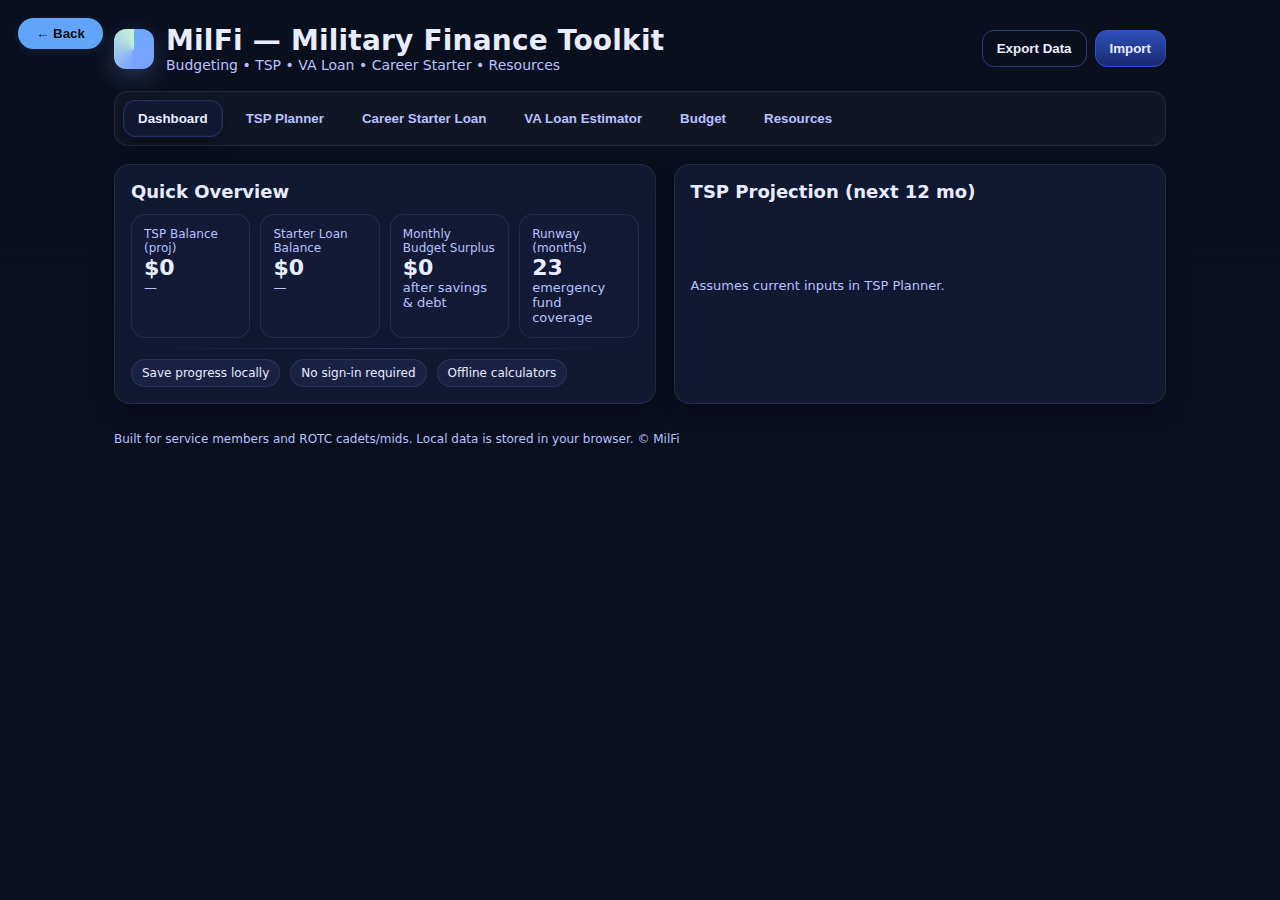
<file: pages/tools/Investing Hub/milfi_toolkit.html>
<!DOCTYPE html>
<html lang="en">
<head>
  <meta charset="utf-8" />
  <meta name="viewport" content="width=device-width, initial-scale=1" />
  <title>MilFi — Military Finance Toolkit</title>



  
  <style>
    :root{
      --bg:#0b1020; --panel:#111831; --muted:#1a2244; --text:#e8ecff; --sub:#b7c2ff; --accent:#7aa2ff; --good:#3ddc97; --warn:#ffd166; --bad:#ef476f; --card:#121a36;
    }
    *{box-sizing:border-box}
    html,body{height:100%}
    body{margin:0;font-family:system-ui,-apple-system,Segoe UI,Roboto,Inter,Ubuntu,"Helvetica Neue",Arial,sans-serif;background:linear-gradient(180deg,#0a0f1e 0%,#0b1020 100%);color:var(--text)}
    a{color:var(--accent);text-decoration:none}
    .wrap{max-width:1100px;margin:0 auto;padding:24px}
    header{display:flex;gap:16px;align-items:center;justify-content:space-between;margin-bottom:18px}
    .brand{display:flex;align-items:center;gap:12px}
    .logo{width:40px;height:40px;border-radius:12px;background:conic-gradient(from 0deg,#6ea8ff,#7aa2ff,#c6f5d4);box-shadow:0 8px 24px rgba(122,162,255,.25)}
    h1{font-size:clamp(20px,2.2vw,28px);margin:0;font-weight:700;letter-spacing:.2px}
    .subtitle{color:var(--sub);font-size:14px}

    /* Top nav */
    nav{display:flex;flex-wrap:wrap;gap:8px;background:rgba(255,255,255,.03);padding:8px;border-radius:14px;border:1px solid rgba(255,255,255,.08)}
    .tab{padding:10px 14px;border-radius:12px;font-weight:600;background:transparent;border:1px solid transparent;color:var(--sub);cursor:pointer}
    .tab[aria-selected="true"]{background:var(--panel);border-color:#24306b;color:var(--text);box-shadow:inset 0 0 0 1px rgba(255,255,255,.03),0 8px 18px rgba(0,0,0,.25)}

    /* Layout */
    .grid{display:grid;grid-template-columns:1.1fr 1fr;gap:18px;margin-top:18px}
    @media (max-width:980px){.grid{grid-template-columns:1fr}}

    .card{background:var(--panel);border:1px solid rgba(255,255,255,.08);border-radius:16px;padding:16px;box-shadow:0 8px 20px rgba(0,0,0,.25)}
    .card h2{margin:0 0 12px;font-size:18px}
    .muted{color:var(--sub);font-size:13px}
    .row{display:flex;gap:10px;flex-wrap:wrap}
    .chip{background:var(--muted);border:1px solid rgba(255,255,255,.08);padding:6px 10px;border-radius:999px;font-size:12px}

    .field{display:grid;gap:6px;margin:10px 0}
    .field label{font-size:13px;color:var(--sub)}
    .field input,.field select{width:100%;padding:10px 12px;background:#0d1330;border:1px solid #26306a;border-radius:12px;color:var(--text);outline:none}
    .field input:focus,.field select:focus{border-color:var(--accent)}

    .btn{padding:10px 14px;border-radius:12px;border:1px solid #27408b;background:#16214a;color:var(--text);font-weight:600;cursor:pointer}
    .btn.primary{background:linear-gradient(180deg,#2d50b9,#1b2a6f);border-color:#3551c9}
    .btn.ghost{background:transparent;border-color:#2b3a7a}

    .kpis{display:grid;grid-template-columns:repeat(4,1fr);gap:10px}
    @media (max-width:900px){.kpis{grid-template-columns:repeat(2,1fr)}}
    .kpi{background:var(--card);border:1px solid rgba(255,255,255,.08);border-radius:14px;padding:12px}
    .kpi .label{font-size:12px;color:var(--sub)}
    .kpi .value{font-size:22px;font-weight:800}

    .divider{height:1px;background:linear-gradient(90deg,transparent,#27306a,transparent);margin:10px 0}

    .sections{margin-top:12px}
    .section{display:none}
    .section.active{display:block}

    .inline{display:flex;gap:8px;align-items:center;flex-wrap:wrap}
    .right{margin-left:auto}

    .savebox{display:flex;gap:8px;flex-wrap:wrap;margin-top:12px}

        .back-btn {
  position: fixed;
  top: 8px;
  left: 8px;
  z-index: 1000;
  text-decoration: none;
  filter: drop-shadow(0 1px 4px #5c9ae5);
        }


    /* mini chart */
    svg.spark{width:100%;height:60px}

    /* table */
    table{width:100%;border-collapse:separate;border-spacing:0 8px}
    th{font-size:12px;color:var(--sub);text-align:left}
    td,th{padding:8px 10px}
    tr{background:#0f1633;border:1px solid #26306a}
    tr td:first-child,tr th:first-child{border-top-left-radius:10px;border-bottom-left-radius:10px}
    tr td:last-child,tr th:last-child{border-top-right-radius:10px;border-bottom-right-radius:10px}

    footer{margin:28px 0 10px;color:var(--sub);font-size:12px}
      .card:hover {
      transform: translateY(-2px) scale(1.01);
      box-shadow: 0 16px 48px rgba(60,100,200,.18), var(--shadow);
      border-color: var(--accent);
      background: linear-gradient(120deg, rgba(96,165,250,.08) 0%, var(--card) 100%);
    }
  </style>
</head>
<body>
  <a href="Investing_Home.html" style="position:fixed;top:18px;left:18px;z-index:1000;text-decoration:none;"><button style="padding:8px 18px;border-radius:999px;background:#60a5fa;color:#0a0a0a;font-weight:700;border:none;box-shadow:0 2px 10px rgba(96,165,250,.13);cursor:pointer;">← Back</button></a>
  <div class="wrap">
    <header>

      <div class="brand">
        <div class="logo" aria-hidden="true"></div>
        <div>
          <h1>MilFi — Military Finance Toolkit</h1>
          <div class="subtitle">Budgeting • TSP • VA Loan • Career Starter • Resources</div>
        </div>
      </div>
      <div class="inline">
        <button class="btn ghost" id="btnExport">Export Data</button>
        <button class="btn primary" id="btnImport">Import</button>
        <input type="file" id="importFile" accept="application/json" hidden>
      </div>
    </header>

    <nav role="tablist" aria-label="Primary">
      <button class="tab" role="tab" aria-selected="true" data-target="dash">Dashboard</button>
      <button class="tab" role="tab" aria-selected="false" data-target="tsp">TSP Planner</button>
      <button class="tab" role="tab" aria-selected="false" data-target="loan">Career Starter Loan</button>
      <button class="tab" role="tab" aria-selected="false" data-target="va">VA Loan Estimator</button>
      <button class="tab" role="tab" aria-selected="false" data-target="budget">Budget</button>
      <button class="tab" role="tab" aria-selected="false" data-target="resources">Resources</button>
    </nav>

    <div class="sections">
      <!-- DASHBOARD -->
      <section id="dash" class="section active" role="tabpanel">
        <div class="grid">
          <div class="card">
            <h2>Quick Overview</h2>
            <div class="kpis" id="dashKpis">
              <div class="kpi">
                <div class="label">TSP Balance (proj)</div>
                <div class="value" id="kpiTsp">$0</div>
                <div class="muted" id="kpiTspDelta">—</div>
              </div>
              <div class="kpi">
                <div class="label">Starter Loan Balance</div>
                <div class="value" id="kpiLoan">$0</div>
                <div class="muted" id="kpiLoanDelta">—</div>
              </div>
              <div class="kpi">
                <div class="label">Monthly Budget Surplus</div>
                <div class="value" id="kpiBudget">$0</div>
                <div class="muted">after savings & debt</div>
              </div>
              <div class="kpi">
                <div class="label">Runway (months)</div>
                <div class="value" id="kpiRunway">0</div>
                <div class="muted">emergency fund coverage</div>
              </div>
            </div>
            <div class="divider"></div>
            <div class="row">
              <span class="chip">Save progress locally</span>
              <span class="chip">No sign-in required</span>
              <span class="chip">Offline calculators</span>
            </div>
          </div>
          <div class="card">
            <h2>TSP Projection (next 12 mo)</h2>
            <svg class="spark" id="sparkTsp" viewBox="0 0 100 30" preserveAspectRatio="none" aria-label="TSP trend"></svg>
            <div class="muted">Assumes current inputs in TSP Planner.</div>
          </div>
        </div>
      </section>

      <!-- TSP PLANNER -->
      <section id="tsp" class="section" role="tabpanel">
        <div class="grid">
          <div class="card">
            <h2>Inputs</h2>
            <div class="row">
              <div class="field" style="flex:1;min-width:220px">
                <label>Current Balance ($)</label>
                <input type="number" id="tspBalance" value="0" min="0" step="100">
              </div>
              <div class="field" style="flex:1;min-width:220px">
                <label>Monthly Contribution ($)</label>
                <input type="number" id="tspMonthly" value="400" min="0" step="50">
              </div>
              <div class="field" style="flex:1;min-width:220px">
                <label>Employer Match (%)</label>
                <input type="number" id="tspMatch" value="5" min="0" max="5" step="0.5">
              </div>
              <div class="field" style="flex:1;min-width:220px">
                <label>Expected Annual Return (%)</label>
                <input type="number" id="tspReturn" value="7" min="-20" max="30" step="0.5">
              </div>
              <div class="field" style="flex:1;min-width:220px">
                <label>Years</label>
                <input type="number" id="tspYears" value="5" min="0" max="40" step="1">
              </div>
            </div>
            <div class="savebox">
              <button class="btn primary" id="tspCalc">Calculate</button>
              <button class="btn" id="tspSave">Save to Dashboard</button>
            </div>
          </div>

          <div class="card">
            <h2>Results</h2>
            <div class="row">
              <div class="kpi" style="flex:1;min-width:160px">
                <div class="label">Projected Balance</div>
                <div class="value" id="tspOutBalance">$0</div>
                <div class="muted" id="tspOutContrib">—</div>
              </div>
              <div class="kpi" style="flex:1;min-width:160px">
                <div class="label">Total Contributions</div>
                <div class="value" id="tspOutTotalContrib">$0</div>
                <div class="muted">incl. match</div>
              </div>
              <div class="kpi" style="flex:1;min-width:160px">
                <div class="label">Estimated Growth</div>
                <div class="value" id="tspOutGrowth">$0</div>
                <div class="muted">balance − contributions</div>
              </div>
            </div>
            <div class="divider"></div>
            <svg class="spark" id="tspChart" viewBox="0 0 100 30" preserveAspectRatio="none"></svg>
          </div>
        </div>
      </section>

      <!-- CAREER STARTER LOAN -->
      <section id="loan" class="section" role="tabpanel">
        <div class="grid">
          <div class="card">
            <h2>USAA/NavyFed Career Starter — Inputs</h2>
            <div class="row">
              <div class="field" style="flex:1;min-width:210px">
                <label>Loan Amount ($)</label>
                <input type="number" id="loanAmount" value="25000" min="0" step="500">
              </div>
              <div class="field" style="flex:1;min-width:210px">
                <label>APR (%)</label>
                <input type="number" id="loanAPR" value="3" step="0.1">
              </div>
              <div class="field" style="flex:1;min-width:210px">
                <label>Term (months)</label>
                <input type="number" id="loanTerm" value="60" min="12" step="12">
              </div>
              <div class="field" style="flex:1;min-width:210px">
                <label>Payment Deferral (months)</label>
                <input type="number" id="loanDeferral" value="6" min="0" max="24">
              </div>
              <div class="field" style="flex:1;min-width:210px">
                <label>Monthly Extra Payment ($)</label>
                <input type="number" id="loanExtra" value="0" min="0" step="25">
              </div>
            </div>
            <div class="savebox">
              <button class="btn primary" id="loanCalc">Amortize</button>
              <button class="btn" id="loanSave">Save to Dashboard</button>
            </div>
          </div>

          <div class="card">
            <h2>Summary</h2>
            <div class="row">
              <div class="kpi" style="flex:1;min-width:160px">
                <div class="label">Monthly Payment</div>
                <div class="value" id="loanOutPmt">$0</div>
                <div class="muted" id="loanOutFirst">first due after deferral</div>
              </div>
              <div class="kpi" style="flex:1;min-width:160px">
                <div class="label">Total Interest</div>
                <div class="value" id="loanOutInt">$0</div>
                <div class="muted" id="loanOutTerm">over term</div>
              </div>
              <div class="kpi" style="flex:1;min-width:160px">
                <div class="label">Payoff Time</div>
                <div class="value" id="loanOutMonths">0 mo</div>
                <div class="muted">with extra payments</div>
              </div>
            </div>
            <div class="divider"></div>
            <table aria-label="Amortization" id="loanTable"><thead>
              <tr><th>Mo</th><th>Payment</th><th>Interest</th><th>Principal</th><th>Balance</th></tr>
            </thead><tbody></tbody></table>
          </div>
        </div>
      </section>

      <!-- VA LOAN ESTIMATOR -->
      <section id="va" class="section" role="tabpanel">
        <div class="grid">
          <div class="card">
            <h2>VA Loan Affordability (Estimate)</h2>
            <div class="row">
              <div class="field" style="flex:1;min-width:210px">
                <label>Gross Monthly Income ($)</label>
                <input type="number" id="vaIncome" value="5500" min="0" step="100">
              </div>
              <div class="field" style="flex:1;min-width:210px">
                <label>Monthly Debts ($)</label>
                <input type="number" id="vaDebts" value="300" min="0" step="25">
              </div>
              <div class="field" style="flex:1;min-width:210px">
                <label>Target DTI (%)</label>
                <input type="number" id="vaDTI" value="41" min="20" max="60" step="1">
              </div>
              <div class="field" style="flex:1;min-width:210px">
                <label>Rate (APR %)</label>
                <input type="number" id="vaRate" value="6.5" step="0.1">
              </div>
              <div class="field" style="flex:1;min-width:210px">
                <label>Term (years)</label>
                <input type="number" id="vaYears" value="30" min="10" max="40">
              </div>
            </div>
            <div class="row">
              <div class="field" style="flex:1;min-width:210px">
                <label>Taxes (% of price / yr)</label>
                <input type="number" id="vaTax" value="1.0" step="0.1">
              </div>
              <div class="field" style="flex:1;min-width:210px">
                <label>Insurance ($/yr)</label>
                <input type="number" id="vaIns" value="1200" step="50">
              </div>
              <div class="field" style="flex:1;min-width:210px">
                <label>HOA ($/mo)</label>
                <input type="number" id="vaHOA" value="0" step="10">
              </div>
              <div class="field" style="flex:1;min-width:210px">
                <label>Funding Fee (%)</label>
                <input type="number" id="vaFF" value="2.15" step="0.01">
              </div>
            </div>
            <div class="savebox">
              <button class="btn primary" id="vaCalc">Estimate</button>
              <button class="btn" id="vaSave">Save Snapshot</button>
            </div>
          </div>
          <div class="card">
            <h2>Estimate</h2>
            <div class="row">
              <div class="kpi" style="flex:1;min-width:160px">
                <div class="label">Max Home Price</div>
                <div class="value" id="vaOutPrice">$0</div>
                <div class="muted" id="vaOutPITI">est. PITI + HOA</div>
              </div>
              <div class="kpi" style="flex:1;min-width:160px">
                <div class="label">Loan Amount (incl. FF)</div>
                <div class="value" id="vaOutLoan">$0</div>
                <div class="muted">funding fee financed</div>
              </div>
            </div>
            <div class="divider"></div>
            <svg class="spark" id="vaSpark" viewBox="0 0 100 30" preserveAspectRatio="none"></svg>
          </div>
        </div>
      </section>

      <!-- BUDGET -->
      <section id="budget" class="section" role="tabpanel">
        <div class="grid">
          <div class="card">
            <h2>Monthly Budget</h2>
            <div class="row">
              <div class="field" style="flex:1;min-width:220px"><label>Take-Home Pay ($/mo)</label><input type="number" id="bTake" value="3800"></div>
              <div class="field" style="flex:1;min-width:220px"><label>Housing ($/mo)</label><input type="number" id="bHsg" value="1400"></div>
              <div class="field" style="flex:1;min-width:220px"><label>Food ($/mo)</label><input type="number" id="bFood" value="450"></div>
              <div class="field" style="flex:1;min-width:220px"><label>Transport ($/mo)</label><input type="number" id="bTrans" value="300"></div>
              <div class="field" style="flex:1;min-width:220px"><label>Other ($/mo)</label><input type="number" id="bOther" value="350"></div>
              <div class="field" style="flex:1;min-width:220px"><label>Savings ($/mo)</label><input type="number" id="bSave" value="500"></div>
            </div>
            <div class="savebox">
              <button class="btn primary" id="bCalc">Update</button>
              <button class="btn" id="bSaveBtn">Save Budget</button>
            </div>
          </div>
          <div class="card">
            <h2>Overview</h2>
            <div class="row">
              <div class="kpi" style="flex:1;min-width:160px"><div class="label">Surplus</div><div class="value" id="bOutSurplus">$0</div><div class="muted">monthly</div></div>
              <div class="kpi" style="flex:1;min-width:160px"><div class="label">Savings Rate</div><div class="value" id="bOutRate">0%</div><div class="muted">of take-home</div></div>
              <div class="kpi" style="flex:1;min-width:160px"><div class="label">Runway</div><div class="value" id="bOutRunway">0 mo</div><div class="muted">if savings = emergency fund</div></div>
            </div>
            <div class="divider"></div>
            <svg class="spark" id="bPie" viewBox="0 0 32 32" aria-label="Budget pie"></svg>
          </div>
        </div>
      </section>

      <!-- RESOURCES -->
      <section id="resources" class="section" role="tabpanel">
        <div class="card">
          <h2>Resources & Notes</h2>
          <ul>
            <li>SCRA interest cap: Certain pre-service debts may be capped at 6% while on active duty. Check lender process.</li>
            <li>BAH/BAS planning: Factor local BAH into housing budget. Consider roommate/geo-bachelor trade-offs.</li>
            <li>VA Loan: No PMI, flexible credit; funding fee varies by use/waiver (service-connected disability may waive).</li>
            <li>TSP under BRS: Contribute at least 5% to capture full match once eligible on active duty orders.</li>
          </ul>
          <div class="muted">Note: Calculators provide estimates only—confirm specifics with your lender/finance office.</div>
        </div>
      </section>
    </div>

    <footer>
      Built for service members and ROTC cadets/mids. Local data is stored in your browser. © MilFi
    </footer>
  </div>

  <script>
    const $ = (id)=>document.getElementById(id);
    const fmt = new Intl.NumberFormat(undefined,{style:'currency',currency:'USD',maximumFractionDigits:0});

    // Tab logic
    document.querySelectorAll('.tab').forEach(btn=>{
      btn.addEventListener('click',()=>{
        document.querySelectorAll('.tab').forEach(b=>b.setAttribute('aria-selected','false'));
        btn.setAttribute('aria-selected','true');
        const t = btn.dataset.target;
        document.querySelectorAll('.section').forEach(s=>s.classList.remove('active'));
        document.getElementById(t).classList.add('active');
        if(t==='dash') renderDashboard();
      })
    })

    // Simple local storage wrapper
    const store = {
      get(){ try{return JSON.parse(localStorage.getItem('milfi')||'{}')}catch(e){return{}} },
      set(data){ localStorage.setItem('milfi',JSON.stringify({...store.get(),...data})) }
    }

    // ----- TSP -----
    function tspProject(balance, monthly, matchPct, annualReturn, years){
      const r = (annualReturn/100)/12;
      const n = Math.round(years*12);
      const monthlyMatch = monthly * Math.min(matchPct,5)/100; // cap at 5%
      const c = monthly + monthlyMatch;
      let b = Number(balance); const series=[b];
      for(let i=0;i<n;i++){
        b = b*(1+r) + c;
        series.push(b);
      }
      const totalContrib = c*n + Number(balance);
      return {balance:b, contrib:c*n, growth: b-totalContrib, series}
    }

    function drawSpark(svgId, series){
      const svg = $(svgId); if(!svg||series.length<2) return;
      const max = Math.max(...series), min = Math.min(...series);
      const w=100,h=30; let d='';
      series.forEach((v,i)=>{
        const x = i/(series.length-1)*w;
        const y = h - ((v-min)/(max-min||1))*h;
        d += (i? 'L':'M')+x.toFixed(2)+","+y.toFixed(2)+' ';
      })
      svg.innerHTML = `<path d="${d}" fill="none" stroke="${getComputedStyle(document.documentElement).getPropertyValue('--accent')}" stroke-width="1.5" />`;
    }

    $('tspCalc').addEventListener('click',()=>{
      const balance=Number($('tspBalance').value||0), monthly=Number($('tspMonthly').value||0), match=Number($('tspMatch').value||0), ret=Number($('tspReturn').value||0), yrs=Number($('tspYears').value||0);
      const res=tspProject(balance,monthly,match,ret,yrs);
      $('tspOutBalance').textContent=fmt.format(res.balance);
      $('tspOutTotalContrib').textContent=fmt.format(res.contrib+balance);
      $('tspOutGrowth').textContent=fmt.format(res.growth);
      $('tspOutContrib').textContent=`${yrs} yrs • ${(match).toFixed(1)}% match`;
      drawSpark('tspChart',res.series);
      // Update 12-month spark for dashboard
      drawSpark('sparkTsp', res.series.slice(0,13));
      store.set({tsp:{balance,monthly,match,ret,yrs,proj:res.balance,series:res.series}});
    })

    $('tspSave').addEventListener('click',()=>{
      const s=store.get().tsp; if(!s){alert('Run a calculation first.');return}
      $('kpiTsp').textContent=fmt.format(s.proj);
      $('kpiTspDelta').textContent = `+${fmt.format(Math.max(0,(s.series?.[12]||0)-(s.series?.[0]||0)))} / 12 mo`;
      alert('TSP snapshot saved to Dashboard.');
    })

    // ----- Career Starter Loan -----
    function amortize(P, apr, termMonths, extra, deferral){
      const r = (apr/100)/12;
      // During deferral, interest accrues
      let bal = P;
      for(let i=0;i<deferral;i++){ bal = bal*(1+r) }
      const n = termMonths;
      const pmt = r===0? (bal/n) : (bal*r)/(1-Math.pow(1+r,-n));
      let schedule=[], totalInt=0, month=1, b=bal;
      while(b>0 && month<=n+2){
        const interest = b*r;
        let principal = Math.min(pmt+extra - interest, b);
        if (r===0) principal = Math.min((pmt+extra), b);
        const payment = principal+interest;
        b = b - principal;
        totalInt += interest;
        schedule.push({month, payment, interest, principal, balance:b});
        month++
      }
      return {pmt, totalInt, months:schedule.length, schedule, startBal:bal}
    }

    $('loanCalc').addEventListener('click',()=>{
      const A=Number($('loanAmount').value||0), apr=Number($('loanAPR').value||0), term=Number($('loanTerm').value||0), extra=Number($('loanExtra').value||0), def=Number($('loanDeferral').value||0);
      const res=amortize(A,apr,term,extra,def);
      $('loanOutPmt').textContent=fmt.format(res.pmt);
      $('loanOutInt').textContent=fmt.format(res.totalInt);
      $('loanOutMonths').textContent=`${res.months} mo`;
      $('loanOutFirst').textContent=`first payment after ${def} mo deferral`;
      const tb = $('loanTable').querySelector('tbody'); tb.innerHTML='';
      res.schedule.slice(0,24).forEach(r=>{
        const tr=document.createElement('tr');
        tr.innerHTML=`<td>${r.month}</td><td>${fmt.format(r.payment)}</td><td>${fmt.format(r.interest)}</td><td>${fmt.format(r.principal)}</td><td>${fmt.format(r.balance)}</td>`;
        tb.appendChild(tr);
      })
      store.set({starter:{A,apr,term,extra,def,pmt:res.pmt,bal:res.schedule.at(-1)?.balance||0}});
    })

    $('loanSave').addEventListener('click',()=>{
      const s=store.get().starter; if(!s){alert('Run amortization first.');return}
      $('kpiLoan').textContent=fmt.format(s.bal||0);
      $('kpiLoanDelta').textContent = `Payment ≈ ${fmt.format(s.pmt||0)}`;
      alert('Loan snapshot saved to Dashboard.');
    })

    // ----- VA Loan Estimator -----
    function mortgagePmt(loan, apr, years){
      const r=(apr/100)/12; const n=years*12; if(r===0) return loan/n; return loan*r/(1-Math.pow(1+r,-n));
    }

    $('vaCalc').addEventListener('click',()=>{
      const inc=Number($('vaIncome').value||0), debts=Number($('vaDebts').value||0), dti=Number($('vaDTI').value||0)/100, rate=Number($('vaRate').value||0), yrs=Number($('vaYears').value||0), taxPct=Number($('vaTax').value||0)/100, ins=Number($('vaIns').value||0), hoa=Number($('vaHOA').value||0), ffPct=Number($('vaFF').value||0)/100;
      const maxPmt = Math.max(0, inc*dti - debts - hoa); // monthly for PITI
      // Iterate to include taxes/ins and funding fee on top of price
      let price=0, loan=0, piti=0;
      for(let trial=50000; trial<=2000000; trial+=1000){
        const taxes = (trial*taxPct)/12; const insMo = ins/12; const baseLoan = trial; // assume 0% down
        const ff = baseLoan*ffPct; loan = baseLoan + ff;
        const pmt = mortgagePmt(loan,rate,yrs);
        const total = pmt + taxes + insMo + hoa;
        if(total<=maxPmt){ price=trial; piti=total } else break;
      }
      $('vaOutPrice').textContent = price? fmt.format(price):'$0';
      $('vaOutLoan').textContent = price? fmt.format(price*(1+ffPct)):'$0';
      $('vaOutPITI').textContent = price? `${fmt.format(piti)} / mo @ ${rate}%`:'—';
      // tiny spark showing components
      const comp = [hoa, ins/12, price*taxPct/12, mortgagePmt(price*(1+ffPct),rate,yrs)];
      const cum = comp.reduce((a,c)=>{a.push((a.at(-1)||0)+c);return a},[]);
      drawSpark('vaSpark', [0,...cum]);
      store.set({va:{inc,debts,dti,rate,yrs,taxPct,ins,hoa,ffPct,price,loan,piti}});
    })

    $('vaSave').addEventListener('click',()=>{
      const s=store.get().va; if(!s){alert('Run estimate first.');return}
      $('kpiBudget').textContent = s.price? fmt.format((s.inc*s.dti - s.debts - s.piti) || 0): '$0';
      alert('VA snapshot saved to Dashboard.');
    })

    // ----- Budget -----
    function renderBudget(){
      const take=Number($('bTake').value||0), h=Number($('bHsg').value||0), f=Number($('bFood').value||0), t=Number($('bTrans').value||0), o=Number($('bOther').value||0), s=Number($('bSave').value||0);
      const out = take - (h+f+t+o+s);
      const rate = take? (s/take*100):0;
      $('bOutSurplus').textContent = fmt.format(out);
      $('bOutRate').textContent = rate.toFixed(0)+'%';
      const runway = s? Math.round((take*3)/s):0; $('bOutRunway').textContent = `${runway} mo`;
      $('kpiRunway').textContent = runway;
      // pie as donut using strokes
      const svg = $('bPie'); const nums=[h,f,t,o,s]; const total = Math.max(1, nums.reduce((a,c)=>a+c,0));
      let acc=0; const colors=['#7aa2ff','#3ddc97','#ffd166','#ef476f','#c7b8ff'];
      svg.innerHTML='';
      nums.forEach((v,i)=>{
        const frac = v/total; const dash = (frac*100).toFixed(2)+' '+(100-frac*100).toFixed(2);
        const ring = document.createElementNS('http://www.w3.org/2000/svg','circle');
        ring.setAttribute('r','14'); ring.setAttribute('cx','16'); ring.setAttribute('cy','16');
        ring.setAttribute('fill','none'); ring.setAttribute('stroke-width','6'); ring.setAttribute('stroke',colors[i]);
        ring.setAttribute('stroke-dasharray',dash); ring.setAttribute('transform',`rotate(${(acc*360/100)-90} 16 16)`);
        svg.appendChild(ring); acc += frac*100;
      })
    }
    $('bCalc').addEventListener('click',()=>{ renderBudget(); store.set({budget:{take:$('bTake').value,h:$('bHsg').value,f:$('bFood').value,t:$('bTrans').value,o:$('bOther').value,s:$('bSave').value}}) })
    $('bSaveBtn').addEventListener('click',()=>{ alert('Budget saved to Dashboard & local storage.'); renderDashboard(); })

    // ----- Dashboard -----
    function renderDashboard(){
      const data = store.get();
      if(data.tsp){ $('kpiTsp').textContent = fmt.format(data.tsp.proj||0); $('kpiTspDelta').textContent = data.tsp.series? `+${fmt.format(Math.max(0,(data.tsp.series[12]-data.tsp.series[0])))} / 12 mo`:'—'; drawSpark('sparkTsp', (data.tsp.series||[]).slice(0,13)); }
      if(data.starter){ $('kpiLoan').textContent = fmt.format(data.starter.bal||0); $('kpiLoanDelta').textContent = data.starter.pmt? `Payment ≈ ${fmt.format(data.starter.pmt)}`:'—' }
      if(data.budget){ $('bTake').value=data.budget.take||$('bTake').value; $('bHsg').value=data.budget.h||$('bHsg').value; $('bFood').value=data.budget.f||$('bFood').value; $('bTrans').value=data.budget.t||$('bTrans').value; $('bOther').value=data.budget.o||$('bOther').value; $('bSave').value=data.budget.s||$('bSave').value; renderBudget(); $('kpiBudget').textContent=$('bOutSurplus').textContent }
    }

    // Export / Import
    $('btnExport').addEventListener('click',()=>{
      const blob = new Blob([JSON.stringify(store.get(),null,2)],{type:'application/json'});
      const url = URL.createObjectURL(blob); const a=document.createElement('a'); a.href=url; a.download='milfi-data.json'; a.click(); URL.revokeObjectURL(url);
    })
    $('btnImport').addEventListener('click',()=> $('importFile').click())
    $('importFile').addEventListener('change',(e)=>{
      const f=e.target.files?.[0]; if(!f) return; const r=new FileReader(); r.onload=()=>{ try{ const data=JSON.parse(r.result); localStorage.setItem('milfi',JSON.stringify(data)); alert('Data imported.'); renderDashboard(); }catch(err){ alert('Invalid file.') } }; r.readAsText(f)
    })

    // Init
    renderDashboard(); renderBudget();
  </script>
</body>
</html>
</file>
<file: pages/Education/edustyle.css>
/* ==========================================================
   edustyle.css — Mil‑Fi Education UI
   Changelog (2025‑09‑06)
   - Added motion tokens (--t-quick, --t-slow) + spacing scale
   - Unified focus rings, hover/active states, and reduced‑motion support
   - Smoothed tabs, cards, buttons, tables, breadcrumbs, TOC
   - Added pill nav for mobile, callouts, toasts, utilities
   - Kept class names compatible with existing Education HTML
   ========================================================== */

/* -------------------- Theme tokens (preserve) -------------------- */
:root{
  /* Colors */
  --bg:#0b1020;           /* page background */
  --bg-grad-1:#0a0f1e;    /* gradient start */
  --bg-grad-2:#0b1020;    /* gradient end */
  --surface:#0f172a;      /* header/footer glass */
  --panel:rgba(17,24,39,.92);
  --card:rgba(20,30,60,.82);
  --text:#e8ecff;
  --muted:#94a3b8;
  --sub:#c7d2fe;
  --accent:#7aa2ff;       /* primary brand */
  --accent-2:#60a5fa;     /* alt accent */
  --ring:#1d4ed8;         /* focus ring hue */
  --input:#1e2749;
  --ok:#3ddc97; --warn:#ffd166; --bad:#ef476f;
  --border:rgba(255,255,255,.08);
  --shadow:0 12px 28px rgba(0,0,0,.32);
  --radius:16px;

  /* Motion + spacing */
  --t-quick:160ms cubic-bezier(.2,.6,.2,1);
  --t-slow:260ms cubic-bezier(.2,.6,.2,1);
  --space-2:8px;  --space-3:12px; --space-4:16px; --space-6:24px;
  --space-8:32px; --space-10:40px; --space-12:48px; --space-16:64px;
}

/* Respect users who prefer less motion */
@media (prefers-reduced-motion: reduce){
  :root{ --t-quick: 0ms linear; --t-slow: 0ms linear; }
  *{ transition:none !important; animation:none !important; }
}

/* -------------------- Base / reset -------------------- */
*{box-sizing:border-box}
html{scroll-behavior:smooth}
body{
  margin:0; font-family:system-ui,-apple-system,Segoe UI,Inter,Roboto,Ubuntu,Arial,sans-serif;
  color:var(--text);
  background:linear-gradient(180deg,var(--bg-grad-1) 0%, var(--bg-grad-2) 100%);
  line-height:1.58; letter-spacing:.2px;
}
img{max-width:100%; height:auto; display:block}
a{color:var(--accent); text-decoration:none; transition:color var(--t-quick), opacity var(--t-quick)}
a:hover{opacity:.9}

.container{max-width:1100px; margin:0 auto; padding:0 var(--space-4)}
.hidden{display:none !important}
.center{text-align:center}
.muted{color:var(--muted)}
.badge{display:inline-flex; align-items:center; gap:6px; padding:.25rem .55rem; border-radius:999px; background:#0b2c50; color:#93c5fd; border:1px solid #1e3a8a; font-size:.78rem}

/* -------------------- Header / top nav -------------------- */
.site-header{
  position:sticky; top:0; z-index:50; backdrop-filter:blur(10px);
  background:rgba(2,6,23,.6); border-bottom:1px solid #1f2937;
  transition: box-shadow var(--t-quick), background var(--t-quick);
}
.header-inner{display:flex; align-items:center; justify-content:space-between; gap:var(--space-3); padding:12px 0}
.brand{font-weight:900; letter-spacing:.2px; color:#cfe3ff}

/* Tabs across the top */
.edu-nav{display:flex; flex-wrap:wrap; gap:8px}
.edu-nav .tab{
  display:inline-flex; align-items:center; gap:8px; padding:10px 14px;
  border-radius:12px; border:1px solid transparent; color:var(--sub);
  background:transparent; font-weight:700; transition:transform var(--t-quick), background var(--t-quick), border-color var(--t-quick), color var(--t-quick), box-shadow var(--t-quick);
}
.edu-nav .tab:hover{background:rgba(255,255,255,.04); border-color:#24306b; color:var(--text); transform:translateY(-1px)}
.edu-nav .tab:active{transform:translateY(0)}
.edu-nav .tab.active{background:var(--panel); border-color:#24306b; color:var(--text); box-shadow:inset 0 0 0 1px rgba(255,255,255,.03), var(--shadow)}

/* Mobile pill scroll */
@media (max-width:860px){
  .edu-nav{overflow:auto; scrollbar-width:none; -ms-overflow-style:none}
  .edu-nav::-webkit-scrollbar{display:none}
}

/* -------------------- Breadcrumbs -------------------- */
.breadcrumbs{display:flex; align-items:center; gap:8px; color:var(--muted); font-size:.95rem; margin:12px 0 6px}
.breadcrumbs a{color:#cfe3ff}
.breadcrumbs span{opacity:.6}

/* -------------------- Page head -------------------- */
.page-head{margin:10px 0 14px}
.page-head .lede{color:var(--sub); max-width:70ch}
.page-head .meta{color:var(--muted); font-size:.9rem}

/* -------------------- On‑page TOC -------------------- */
.toc{background:rgba(255,255,255,.03); border:1px solid var(--border); border-radius:14px; padding:12px 14px; margin:10px 0 18px}
.toc-title{margin:0 0 6px 0; font-size:1rem; color:#cfe3ff}
.toc ol{margin:0; padding-left:18px; color:var(--muted)}
.toc a{color:#dbe6ff; position:relative}
.toc a:hover{color:#fff}
/* Optional: style when JS adds .is-active */
.toc a.is-active{color:#fff; font-weight:700}
.toc a.is-active::before{content:""; position:absolute; left:-14px; top:50%; width:6px; height:6px; border-radius:999px; background:var(--accent); transform:translateY(-50%)}

/* -------------------- Sections & cards -------------------- */
.edu-section{
  background:linear-gradient(180deg,#0c1427,#0b1324);
  border:1px solid var(--border); border-radius:var(--radius); padding:18px;
  box-shadow:var(--shadow);
  transition:transform var(--t-quick), box-shadow var(--t-quick), background var(--t-quick);
}
.edu-section:hover{transform:translateY(-1px); box-shadow:0 16px 36px rgba(0,0,0,.38)}
.subsection + .subsection{margin-top:12px}

.card{background:var(--panel); border:1px solid var(--border); border-radius:14px; padding:14px; box-shadow:var(--shadow); transition:transform var(--t-quick), box-shadow var(--t-quick), background var(--t-quick)}
.card:hover{transform:translateY(-2px); box-shadow:0 18px 40px rgba(0,0,0,.4)}
.card.clickable{cursor:pointer}
.card.clickable:active{transform:translateY(0)}

/* -------------------- Buttons -------------------- */
.btn{display:inline-flex; align-items:center; justify-content:center; gap:.55rem; padding:.7rem 1rem; border-radius:12px; border:1px solid #2b3a7a; background:#16214a; color:var(--text); font-weight:800; cursor:pointer; transition:transform var(--t-quick), box-shadow var(--t-quick), background var(--t-quick), border-color var(--t-quick), opacity var(--t-quick)}
.btn:hover{transform:translateY(-1px); box-shadow:0 10px 24px rgba(0,0,0,.35)}
.btn:active{transform:translateY(0)}
.btn.primary{background:linear-gradient(180deg,#2d50b9,#1b2a6f); border-color:#3551c9}
.btn.ghost{background:transparent; border-color:#2b3a7a}
.btn.destructive{background:#3b0f22; border-color:#7a233c}
.btn[disabled]{opacity:.55; cursor:not-allowed}

/* Loading state (add .is-loading) */
.btn.is-loading{position:relative; color:transparent}
.btn.is-loading::after{content:""; position:absolute; width:16px; height:16px; border:2px solid rgba(255,255,255,.5); border-top-color:#fff; border-radius:50%; animation:spin 1s linear infinite}
@keyframes spin{to{transform:rotate(360deg)}}

/* Row of CTAs */
.cta-row{display:flex; flex-wrap:wrap; gap:10px; margin:10px 0 4px}

/* -------------------- Forms -------------------- */
label{font-size:.9rem; color:#b7c2ff}
input,select,textarea{width:100%; padding:10px 12px; border-radius:12px; background:#0d1330; border:1px solid #26306a; color:var(--text); outline:none; transition:border-color var(--t-quick), box-shadow var(--t-quick)}
input:focus,select:focus,textarea:focus{border-color:var(--accent); box-shadow:0 0 0 3px rgba(96,165,250,.18)}

/* -------------------- Tables -------------------- */
table{width:100%; border-collapse:separate; border-spacing:0 8px}
th{font-size:12px; color:var(--muted); text-align:left}
td,th{padding:8px 10px}
tr{background:#0f1633; border:1px solid #26306a; transition:background var(--t-quick)}
tr:hover{background:#111a3d}
tr td:first-child, tr th:first-child{border-top-left-radius:10px; border-bottom-left-radius:10px}
tr td:last-child, tr th:last-child{border-top-right-radius:10px; border-bottom-right-radius:10px}

/* -------------------- Dividers & links list -------------------- */
.divider{height:1px; background:linear-gradient(90deg,transparent,#27306a,transparent); margin:18px 0}
.links{list-style:none; margin:6px 0; padding:0; display:grid; gap:6px}
.links li{display:flex; align-items:center; gap:8px}
.links a{color:#cfe3ff}
.links a::after{content:"↗"; font-size:.85em; opacity:.7; margin-left:6px}

/* -------------------- Footer -------------------- */
.site-footer{border-top:1px solid #1f2937; background:rgba(2,6,23,.6); margin-top:var(--space-8)}
.site-footer .container{padding:var(--space-3) var(--space-4); color:var(--muted); font-size:.92rem}

/* -------------------- Focus visibility & accessibility -------------------- */
:focus-visible{outline:none; box-shadow:0 0 0 3px rgba(29,78,216,.35)}
button:focus-visible, a:focus-visible, input:focus-visible, select:focus-visible, textarea:focus-visible{border-color:var(--ring)}

/* -------------------- Utilities -------------------- */
.grid{display:grid; gap:16px}
.grid.cols-2{grid-template-columns:1fr 1fr}
.grid.cols-3{grid-template-columns:repeat(3,1fr)}
@media (max-width:980px){.grid.cols-2,.grid.cols-3{grid-template-columns:1fr}}
.right{margin-left:auto}

/* Callouts */
.callout{border:1px solid var(--border); border-radius:12px; padding:12px 14px; background:rgba(255,255,255,.03)}
.callout.ok{border-color:rgba(61,220,151,.35); background:rgba(61,220,151,.06)}
.callout.warn{border-color:rgba(255,209,102,.35); background:rgba(255,209,102,.06)}
.callout.bad{border-color:rgba(239,71,111,.35); background:rgba(239,71,111,.06)}

/* Toasts (position your container fixed via HTML/JS) */
.toast{background:#0f1633; border:1px solid #26306a; color:var(--text); padding:10px 12px; border-radius:12px; box-shadow:var(--shadow); display:flex; align-items:center; gap:10px}
.toast.ok{border-color:#1f7c58}
.toast.warn{border-color:#8a6d1f}
.toast.bad{border-color:#7a233c}

/* -------------------- Floating cart (widget shell) -------------------- */
.floating-cart{position:fixed; right:18px; bottom:18px; z-index:60; width:320px; max-width:90vw; background:rgba(15,23,42,.96); border:1px solid var(--border); border-radius:16px; box-shadow:0 18px 42px rgba(0,0,0,.45); overflow:hidden; transition:transform var(--t-quick), opacity var(--t-quick)}
.floating-cart.hidden{opacity:0; pointer-events:none; transform:translateY(6px)}
.floating-cart .cart-head{display:flex; align-items:center; justify-content:space-between; gap:10px; padding:10px 12px; background:rgba(255,255,255,.03); border-bottom:1px solid var(--border)}
.floating-cart .cart-title{font-weight:800; font-size:.98rem}
.floating-cart .cart-badge{background:#0b2c50; color:#cfe3ff; border:1px solid #1e3a8a; border-radius:999px; padding:.2rem .5rem; font-size:.78rem}
.floating-cart .cart-body{max-height:320px; overflow:auto; padding:10px 12px; display:grid; gap:10px}
.floating-cart .cart-item{display:flex; align-items:center; justify-content:space-between; gap:10px; background:#0f1633; border:1px solid #26306a; border-radius:12px; padding:8px 10px; transition:background var(--t-quick), transform var(--t-quick)}
.floating-cart .cart-item:hover{background:#121a3f; transform:translateY(-1px)}
.floating-cart .cart-item .name{font-weight:600}
.floating-cart .cart-item .meta{color:var(--muted); font-size:.9rem}
.floating-cart .cart-foot{border-top:1px solid var(--border); padding:10px 12px; display:flex; gap:8px; align-items:center; justify-content:flex-end; background:rgba(255,255,255,.02)}
.cart-toggle{position:fixed; right:18px; bottom:18px; z-index:61; width:52px; height:52px; border-radius:999px; border:1px solid #2b3a7a; background:linear-gradient(180deg,#2d50b9,#1b2a6f); color:#e9edff; display:flex; align-items:center; justify-content:center; box-shadow:0 14px 28px rgba(0,0,0,.45); cursor:pointer; transition:transform var(--t-quick), box-shadow var(--t-quick)}
.cart-toggle:hover{transform:translateY(-1px); box-shadow:0 18px 36px rgba(0,0,0,.5)}
.cart-toggle .count{position:absolute; top:-6px; right:-6px; min-width:22px; height:22px; padding:0 6px; display:inline-flex; align-items:center; justify-content:center; background:#ef476f; color:#fff; border-radius:999px; font-size:.8rem; font-weight:800; border:2px solid #0b1020}

/* -------------------- Page‑specific hooks (examples) -------------------- */
.page-pay{ --accent: var(--accent-2); }
.page-pay .edu-section{ background:linear-gradient(180deg,#0d1630,#0b1324); }

/* -------------------- Media tweaks -------------------- */
@media (max-width:780px){
  .edu-nav .tab{padding:8px 10px}
  .toc{padding:10px 12px}
  .floating-cart{right:12px; bottom:12px; width:92vw}
}

/* -------------------- Usage notes -------------------- */
/*
- Add .is-active to TOC links as the user scrolls (JS can manage)
- Use .card.clickable for cards that navigate somewhere
- Use .btn.is-loading for async actions; spinner is CSS‑only
- Toggle floating cart by adding/removing .hidden on .floating-cart
- Page‑level accent tweak: add class to <body> e.g., <body class="page-pay">
*/
</file>
